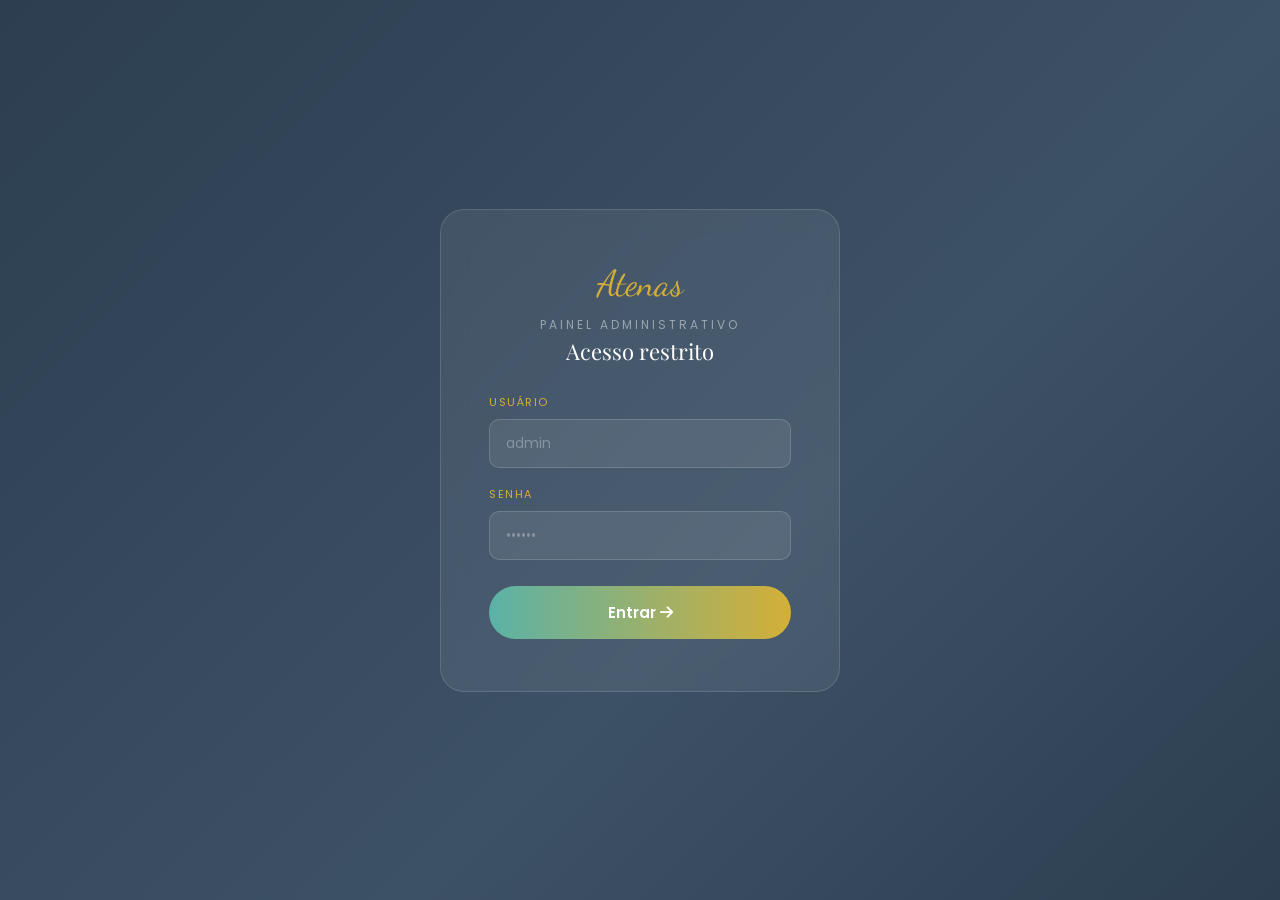
<file: Admin/Admin_Agendamento.html>
<!DOCTYPE html>
<html lang="pt-br">
<head>
    <meta charset="UTF-8">
    <meta name="viewport" content="width=device-width, initial-scale=1.0">
    <link href="https://fonts.googleapis.com/css2?family=Dancing+Script:wght@700&family=Playfair+Display:ital,wght@0,400;0,700;1,400&family=Poppins:wght@300;400;500;600;700&display=swap" rel="stylesheet">
    <link rel="stylesheet" href="https://cdnjs.cloudflare.com/ajax/libs/font-awesome/6.0.0/css/all.min.css">
    <link rel="stylesheet" href="admin.css">
    <title>Admin – Agendamentos | Atenas</title>
</head>
<body>


<div id="tela-login">
    <div class="login-box">
        <span class="login-logo">Atenas</span>
        <small class="login-sub">Painel Administrativo</small>
        <h2>Acesso restrito</h2>
        <div class="login-campo">
            <label>Usuário</label>
            <input type="text" id="login-user" placeholder="admin" autocomplete="off">
        </div>
        <div class="login-campo">
            <label>Senha</label>
            <input type="password" id="login-pass" placeholder="••••••">
        </div>
        <button class="btn-login" onclick="fazerLogin()">Entrar <i class="fas fa-arrow-right"></i></button>
        <p class="login-erro" id="login-erro"><i class="fas fa-exclamation-circle"></i> Usuário ou senha incorretos.</p>
    </div>
</div>


<aside class="sidebar">
    <div class="sidebar-logo">
        <span>Atenas</span>
        <small>Clínica Estética</small>
    </div>
    <nav class="sidebar-nav">
        <a class="nav-item ativo" onclick="mudarPagina('dashboard',this)">
            <i class="fas fa-th-large"></i> Dashboard
        </a>
        <a class="nav-item" onclick="mudarPagina('novo-agendamento',this)">
            <i class="fas fa-calendar-plus"></i> Novo Agendamento
        </a>
        <a class="nav-item" onclick="mudarPagina('agendamentos',this)">
            <i class="fas fa-calendar-alt"></i> Agendamentos
        </a>
        <a class="nav-item" onclick="mudarPagina('colaboradores',this)">
            <i class="fas fa-users"></i> Colaboradores
        </a>
    </nav>
    <div class="sidebar-user">
        <div class="user-avatar">A</div>
        <div class="user-info">
            <strong>Admin</strong>
            <span>Administrador</span>
        </div>
        <button class="btn-sair" title="Sair" onclick="sair()"><i class="fas fa-sign-out-alt"></i></button>
    </div>
</aside>


<main class="main">

    <div class="page ativa" id="page-dashboard">
        <div class="page-header">
            <h1>Dashboard</h1>
            <p>Visão geral dos agendamentos de hoje</p>
        </div>
        <div class="stats-grid">
            <div class="stat-card" style="--cor:var(--verde)">
                <div class="stat-icon"><i class="fas fa-calendar-check"></i></div>
                <h3 id="stat-total">0</h3>
                <p>Total de Agendamentos</p>
            </div>
            <div class="stat-card" style="--cor:var(--ouro)">
                <div class="stat-icon"><i class="fas fa-clock"></i></div>
                <h3 id="stat-pendentes">0</h3>
                <p>Pendentes</p>
            </div>
            <div class="stat-card" style="--cor:var(--sucesso)">
                <div class="stat-icon"><i class="fas fa-check-circle"></i></div>
                <h3 id="stat-confirmados">0</h3>
                <p>Confirmados</p>
            </div>
            <div class="stat-card" style="--cor:var(--lavanda)">
                <div class="stat-icon"><i class="fas fa-user-friends"></i></div>
                <h3 id="stat-colabs">0</h3>
                <p>Colaboradoras</p>
            </div>
        </div>

        
        <div class="tabela-wrap">
            <div class="tabela-header">
                <h2>Próximos Agendamentos</h2>
            </div>
            <table>
                <thead>
                    <tr>
                        <th>Cliente / Pacote</th>
                        <th>Procedimento</th>
                        <th>Colaboradora</th>
                        <th>Data & Hora</th>
                        <th>Status</th>
                    </tr>
                </thead>
                <tbody id="tabela-dash"></tbody>
            </table>
        </div>
    </div>

    <div class="page" id="page-novo-agendamento">
        <div class="page-header">
            <h1>Novo Agendamento</h1>
            <p>Preencha os dados para registrar um agendamento</p>
        </div>

        <div class="form-card">
            <h2><i class="fas fa-user"></i> Dados do Cliente</h2>
            <div class="form-grid">
                <div class="campo">
                    <label>Nome Completo *</label>
                    <input type="text" id="f-nome" placeholder="Nome da cliente">
                </div>
                <div class="campo">
                    <label>Telefone / WhatsApp *</label>
                    <input type="tel" id="f-tel" placeholder="(00) 00000-0000">
                </div>
                <div class="campo">
                    <label>E-mail</label>
                    <input type="email" id="f-email" placeholder="email@exemplo.com">
                </div>
                <div class="campo">
                    <label>Tipo de Atendimento</label>
                    <select id="f-tipo" onchange="alterarTipo()">
                        <option value="">Selecionar…</option>
                        <option value="individual">Individual (procedimento avulso)</option>
                        <option value="pacote">Pacote</option>
                    </select>
                </div>
            </div>
        </div>

        <div class="form-card">
            <h2><i class="fas fa-spa"></i> Procedimento</h2>
            <div class="form-grid">
                <div class="campo">
                    <label>Categoria</label>
                    <select id="f-categoria" onchange="carregarProcedimentos()">
                        <option value="">Selecionar categoria…</option>
                        <option value="corporal">Tratamentos Corporais</option>
                        <option value="facial">Tratamentos Faciais</option>
                        <option value="ritual">Rituais das Deusas</option>
                        <option value="capilar">Terapias Capilares</option>
                    </select>
                </div>
                <div class="campo">
                    <label>Procedimento *</label>
                    <select id="f-procedimento">
                        <option value="">Selecione a categoria primeiro…</option>
                    </select>
                </div>
            </div>

            
            <div id="bloco-pacotes" style="display:none">
                <div class="form-grid um" style="margin-top:16px">
                    <div class="separador">Selecionar Pacote</div>
                    <div class="tags-pacotes" id="tags-pacotes"></div>
                </div>
            </div>
        </div>

        <div class="form-card">
            <h2><i class="fas fa-calendar"></i> Data, Hora & Colaboradora</h2>
            <div class="form-grid tres">
                <div class="campo">
                    <label>Data *</label>
                    <input type="date" id="f-data">
                </div>
                <div class="campo">
                    <label>Horário *</label>
                    <input type="time" id="f-hora">
                </div>
                <div class="campo">
                    <label>Colaboradora *</label>
                    <select id="f-colaboradora">
                        <option value="">Selecionar…</option>
                    </select>
                </div>
                <div class="campo">
                    <label>Status</label>
                    <select id="f-status">
                        <option value="pendente">Pendente</option>
                        <option value="confirmado">Confirmado</option>
                    </select>
                </div>
                <div class="campo">
                    <label>Valor (R$)</label>
                    <input type="text" id="f-valor" placeholder="0,00">
                </div>
                <div class="campo">
                    <label>Duração</label>
                    <input type="text" id="f-duracao" placeholder="ex: 60 min">
                </div>
                <div class="campo full">
                    <label>Observações</label>
                    <textarea id="f-obs" placeholder="Informações adicionais, alergias, preferências…"></textarea>
                </div>
            </div>
            <div class="form-acoes">
                <button class="btn-salvar" onclick="salvarAgendamento()">
                    <i class="fas fa-save"></i> Salvar Agendamento
                </button>
                <button class="btn-limpar" onclick="limparForm()">Limpar</button>
            </div>
        </div>
    </div>


    <div class="page" id="page-agendamentos">
        <div class="page-header">
            <h1>Agendamentos</h1>
            <p>Gerencie todos os agendamentos</p>
        </div>
        <div class="tabela-wrap">
            <div class="tabela-header">
                <h2>Todos os Registros</h2>
                <div class="busca-wrap">
                    <i class="fas fa-search"></i>
                    <input class="busca-input" type="text" id="busca-input" placeholder="Buscar cliente…" oninput="filtrarTabela()">
                    <select class="filtro-sel" id="filtro-status" onchange="filtrarTabela()">
                        <option value="">Todos os status</option>
                        <option value="pendente">Pendente</option>
                        <option value="confirmado">Confirmado</option>
                        <option value="concluido">Concluído</option>
                        <option value="cancelado">Cancelado</option>
                    </select>
                </div>
            </div>
            <table>
                <thead>
                    <tr>
                        <th>Cliente / Pacote</th>
                        <th>Procedimento</th>
                        <th>Colaboradora</th>
                        <th>Data & Hora</th>
                        <th>Valor</th>
                        <th>Status</th>
                        <th>Ações</th>
                    </tr>
                </thead>
                <tbody id="tabela-agendamentos"></tbody>
            </table>
        </div>
    </div>

    <!-- Colaboradores -->
    <div class="page" id="page-colaboradores">
        <div class="page-header">
            <h1>Colaboradoras</h1>
            <p>Equipe de profissionais</p>
        </div>
        <div class="colab-grid" id="colab-grid"></div>
    </div>

</main>


<div class="modal-overlay" id="modal-del">
    <div class="modal">
        <h3>Excluir agendamento?</h3>
        <p style="font-size:14px;color:var(--cinza);line-height:1.6">Esta ação não pode ser desfeita. Deseja continuar?</p>
        <div class="modal-acoes">
            <button class="btn-modal-cancel" onclick="fecharModal()">Cancelar</button>
            <button class="btn-modal-confirm" onclick="confirmarExclusao()"><i class="fas fa-trash"></i> Excluir</button>
        </div>
    </div>
</div>


<div class="toast" id="toast">
    <i class="fas fa-check-circle"></i>
    <span id="toast-msg">Salvo com sucesso!</span>
</div>

<script src="admin.js"></script>
</body>
</html>
</file>
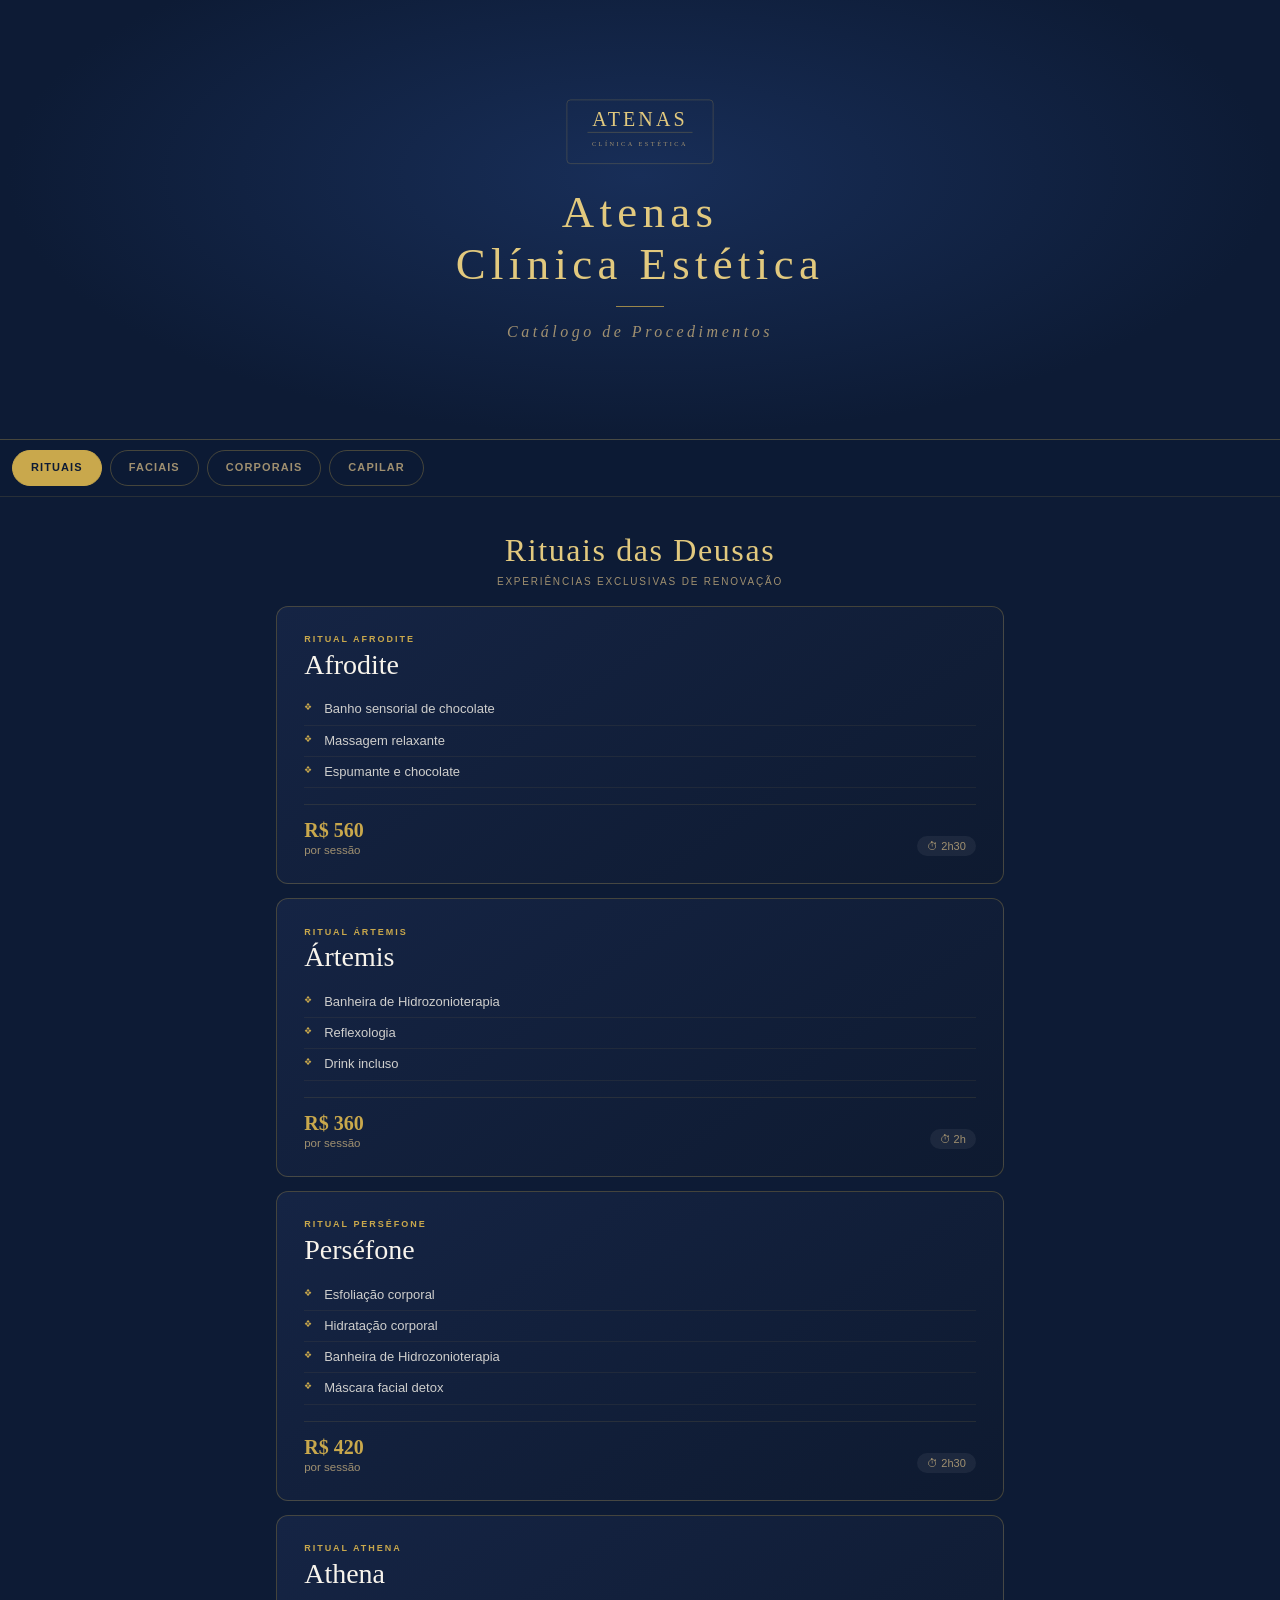
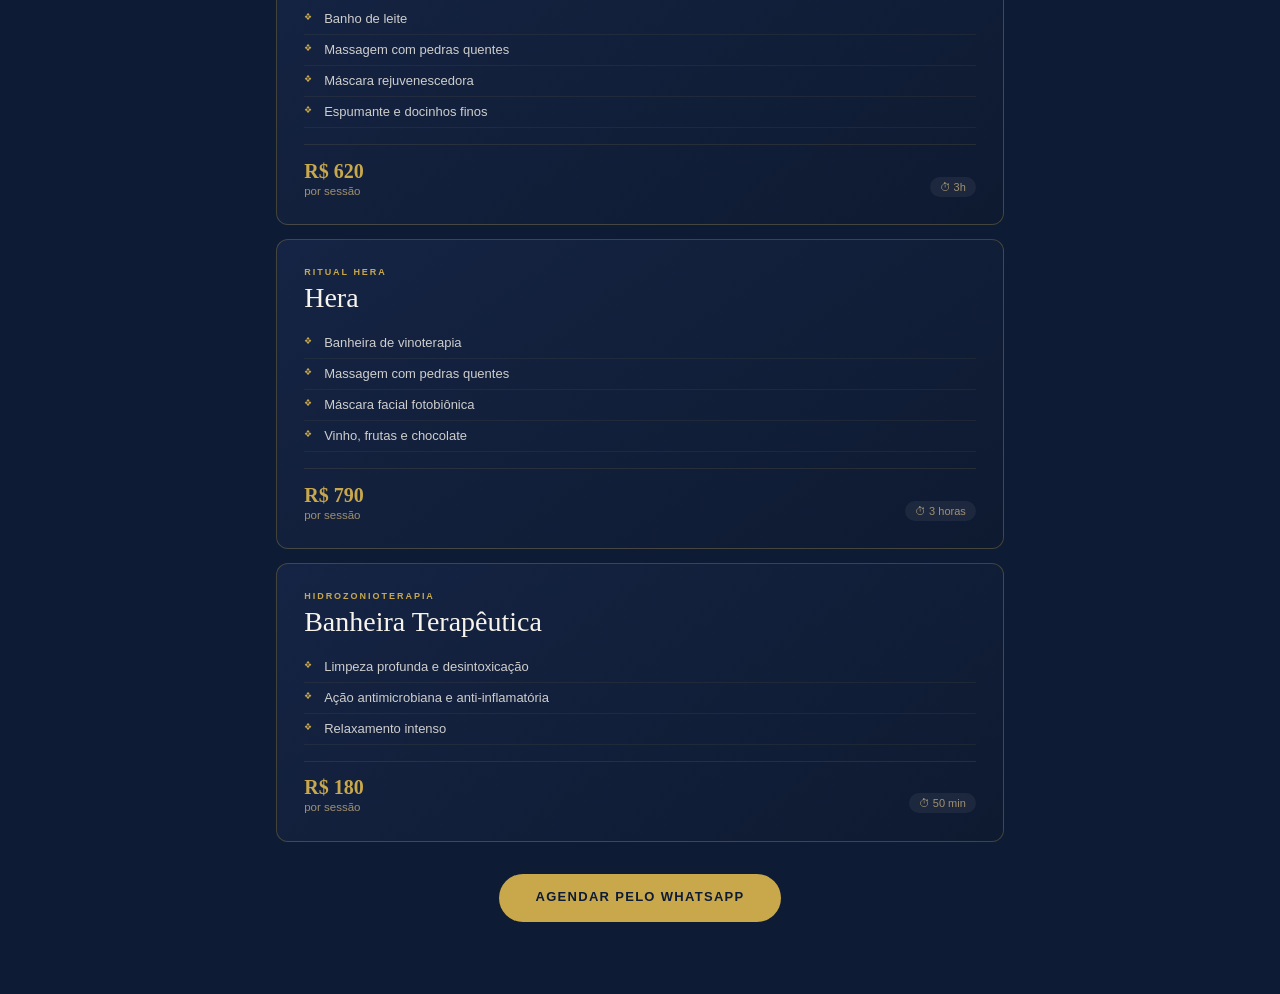
<file: Catalogo/Catalogo.html>
<!DOCTYPE html>
<html lang="pt-BR">
<head>
  <meta charset="UTF-8">
  <meta name="viewport" content="width=device-width, initial-scale=1.0, maximum-scale=1.0, user-scalable=no, viewport-fit=cover">
  <meta http-equiv="X-UA-Compatible" content="IE=edge">
  <meta name="apple-mobile-web-app-capable" content="yes">
  <meta name="apple-mobile-web-app-status-bar-style" content="black-translucent">
  <meta name="format-detection" content="telephone=no">
  <title>Atenas Clínica Estética — Catálogo</title>
  <style>
    *, *::before, *::after {
      box-sizing: border-box;
      margin: 0;
      padding: 0;
      -webkit-tap-highlight-color: transparent;
    }

    :root {
      --navy:       #0d1b35;
      --navy-mid:   #152444;
      --gold:       #c9a84c;
      --gold-light: #e2c97e;
      --gold-pale:  #f5e9c8;
      --white:      #f8f4ec;
      --muted:      #a09070;
    }

    html {
      -webkit-text-size-adjust: 100%;
      text-size-adjust: 100%;
      touch-action: manipulation;
    }

    body {
      background: var(--navy);
      color: var(--white);
      overflow-x: hidden;
      -webkit-overflow-scrolling: touch;
      overscroll-behavior-y: contain;
      font-family: -apple-system, BlinkMacSystemFont, 'Segoe UI', Roboto, 'Helvetica Neue', Arial, sans-serif;
    }

    
    .tab-radio {
      display: none;
    }

    .section {
      display: none; 
      padding: 0 1rem 2rem;
      max-width: 760px;
      margin: 0 auto;
    }

   
    #tab-rituais:checked ~ #sec-rituais,
    #tab-faciais:checked ~ #sec-faciais,
    #tab-corporais:checked ~ #sec-corporais,
    #tab-capilar:checked ~ #sec-capilar {
      display: block;
      -webkit-animation: fadeUp 0.32s ease-out both;
      animation: fadeUp 0.32s ease-out both;
    }

    
    #tab-rituais:checked ~ #nav [for="tab-rituais"],
    #tab-faciais:checked ~ #nav [for="tab-faciais"],
    #tab-corporais:checked ~ #nav [for="tab-corporais"],
    #tab-capilar:checked ~ #nav [for="tab-capilar"] {
      background: var(--gold);
      color: var(--navy);
      border-color: var(--gold);
      font-weight: 700;
    }
   

    #cover {
      display: -webkit-flex;
      display: flex;
      -webkit-flex-direction: column;
      flex-direction: column;
      -webkit-align-items: center;
      align-items: center;
      -webkit-justify-content: center;
      justify-content: center;
      min-height: clamp(280px, 55vw, 440px);
      padding: max(2rem, env(safe-area-inset-top, 2rem)) 2rem 2rem;
      border-bottom: 1px solid rgba(201,168,76,0.3);
      text-align: center;
      background: -webkit-radial-gradient(center 40%, ellipse, #182e58 0%, var(--navy) 70%);
      background: radial-gradient(ellipse at 50% 40%, #182e58 0%, var(--navy) 70%);
    }

    .cover-logo {
      width: clamp(110px, 30vw, 150px);
      height: auto;
      margin-bottom: 1.4rem;
    }

    #cover h1 {
      font-family: Georgia, 'Times New Roman', 'Palatino Linotype', Palatino, serif;
      font-size: clamp(1.8rem, 7vw, 2.8rem);
      font-weight: 400;
      letter-spacing: 0.12em;
      color: var(--gold-light);
      line-height: 1.15;
    }

    .gold-line {
      width: 48px;
      height: 1px;
      background: var(--gold);
      margin: 1rem auto;
      opacity: 0.75;
    }

    #cover h2 {
      font-family: Georgia, 'Times New Roman', serif;
      font-size: clamp(0.75rem, 3.5vw, 1rem);
      font-weight: 400;
      font-style: italic;
      letter-spacing: 0.22em;
      color: var(--muted);
    }

    #nav {
      display: -webkit-flex;
      display: flex;
      gap: 8px;
      padding: 10px max(12px, env(safe-area-inset-right, 12px))
               10px max(12px, env(safe-area-inset-left, 12px));
      background: rgba(13,27,53,0.98);
      position: -webkit-sticky;
      position: sticky;
      top: 0;
      z-index: 200;
      overflow-x: auto;
      overflow-y: hidden;
      -webkit-overflow-scrolling: touch;
      scrollbar-width: none;
      overscroll-behavior-x: contain;
      border-bottom: 1px solid rgba(201,168,76,0.15);
    }
    #nav::-webkit-scrollbar { display: none; }

   
    .nav-btn {
      display: inline-block;
      background: transparent;
      border: 1.5px solid rgba(201,168,76,0.3);
      color: var(--muted);
      padding: 8px 18px;
      border-radius: 40px;
      font-size: 11px;
      font-weight: 600;
      letter-spacing: 0.1em;
      text-transform: uppercase;
      cursor: pointer;
      white-space: nowrap;
      -webkit-flex-shrink: 0;
      flex-shrink: 0;
      font-family: -apple-system, BlinkMacSystemFont, 'Segoe UI', Arial, sans-serif;
      -webkit-transition: background 0.22s, color 0.22s, border-color 0.22s;
      transition: background 0.22s, color 0.22s, border-color 0.22s;
      touch-action: manipulation;
      min-height: 36px;
      line-height: 1.5;
    }

    #catalog { padding-bottom: max(2rem, env(safe-area-inset-bottom, 2rem)); }

    @-webkit-keyframes fadeUp {
      from { opacity: 0; -webkit-transform: translateY(10px); transform: translateY(10px); }
      to   { opacity: 1; -webkit-transform: none;             transform: none;             }
    }
    @keyframes fadeUp {
      from { opacity: 0; transform: translateY(10px); }
      to   { opacity: 1; transform: none; }
    }

    .section-header {
      padding: 2.2rem 0 1.2rem;
      text-align: center;
    }

    .section-title {
      font-family: Georgia, 'Times New Roman', serif;
      font-size: clamp(1.5rem, 5.5vw, 2rem);
      font-weight: 400;
      color: var(--gold-light);
      letter-spacing: 0.05em;
    }

    .section-subtitle {
      font-size: 10px;
      color: var(--muted);
      letter-spacing: 0.18em;
      text-transform: uppercase;
      margin-top: 0.4rem;
    }

    .cards-grid {
      display: -webkit-flex;
      display: flex;
      -webkit-flex-direction: column;
      flex-direction: column;
      gap: 14px;
    }

    .card {
      background: var(--navy-mid);
      border: 1px solid rgba(201,168,76,0.15);
      border-radius: 10px;
      padding: 1.4rem;
      display: -webkit-flex;
      display: flex;
      -webkit-flex-direction: column;
      flex-direction: column;
      overflow-wrap: break-word;
      word-break: break-word;
    }

    .card::before {
      content: '';
      display: block;
      width: 32px;
      height: 1.5px;
      background: var(--gold);
      opacity: 0.45;
      margin-bottom: 0.85rem;
    }

    .card-name {
      font-family: Georgia, 'Times New Roman', serif;
      font-size: clamp(1rem, 4vw, 1.2rem);
      color: var(--gold-light);
      margin-bottom: 0.5rem;
      line-height: 1.25;
    }

    .card-desc {
      font-size: 13px;
      color: rgba(248,244,236,0.72);
      line-height: 1.65;
      margin-bottom: 1rem;
      -webkit-flex-grow: 1;
      flex-grow: 1;
    }

    .card-footer {
      display: -webkit-flex;
      display: flex;
      -webkit-align-items: flex-end;
      align-items: flex-end;
      -webkit-justify-content: space-between;
      justify-content: space-between;
      -webkit-flex-wrap: wrap;
      flex-wrap: wrap;
      gap: 8px;
      margin-top: auto;
      padding-top: 0.9rem;
      border-top: 1px solid rgba(201,168,76,0.1);
    }

    .ritual-card {
      background: -webkit-linear-gradient(145deg, var(--navy-mid) 0%, #0e1a30 100%);
      background: linear-gradient(145deg, var(--navy-mid) 0%, #0e1a30 100%);
      border: 1px solid rgba(201,168,76,0.28);
      border-radius: 12px;
      padding: 1.7rem;
      display: -webkit-flex;
      display: flex;
      -webkit-flex-direction: column;
      flex-direction: column;
      overflow-wrap: break-word;
      word-break: break-word;
    }

    .ritual-goddess {
      font-size: 9px;
      letter-spacing: 0.22em;
      color: var(--gold);
      text-transform: uppercase;
      font-weight: 700;
      margin-bottom: 0.3rem;
    }

    .ritual-name {
      font-family: Georgia, 'Times New Roman', serif;
      font-size: clamp(1.4rem, 5vw, 1.75rem);
      color: var(--white);
      margin-bottom: 0.85rem;
      font-weight: 400;
    }

    .ritual-steps {
      list-style: none;
      margin-bottom: 1rem;
      -webkit-flex-grow: 1;
      flex-grow: 1;
    }

    .ritual-steps li {
      font-size: 13px;
      color: rgba(248,244,236,0.82);
      padding: 6px 0 6px 20px;
      border-bottom: 1px solid rgba(201,168,76,0.08);
      position: relative;
      line-height: 1.4;
    }

    .ritual-steps li::before {
      content: '\2756';
      position: absolute;
      left: 0;
      top: 7px;
      color: var(--gold);
      font-size: 9px;
    }

    .ritual-footer {
      display: -webkit-flex;
      display: flex;
      -webkit-align-items: flex-end;
      align-items: flex-end;
      -webkit-justify-content: space-between;
      justify-content: space-between;
      -webkit-flex-wrap: wrap;
      flex-wrap: wrap;
      gap: 8px;
      margin-top: auto;
      padding-top: 0.9rem;
      border-top: 1px solid rgba(201,168,76,0.12);
    }

    .price {
      font-family: Georgia, 'Times New Roman', serif;
      font-size: clamp(1.05rem, 4.5vw, 1.25rem);
      color: var(--gold);
      font-weight: 600;
    }

    .price small {
      font-size: 0.72rem;
      color: var(--muted);
      display: block;
      font-family: -apple-system, BlinkMacSystemFont, Arial, sans-serif;
      font-weight: 400;
      margin-top: 2px;
    }

    .duration {
      font-size: 11px;
      color: var(--muted);
      background: rgba(255,255,255,0.06);
      padding: 4px 10px;
      border-radius: 20px;
      white-space: nowrap;
    }

    .badge {
      font-size: 10px;
      background: var(--gold);
      color: var(--navy);
      padding: 5px 13px;
      border-radius: 20px;
      font-weight: 700;
      text-transform: uppercase;
      white-space: nowrap;
      letter-spacing: 0.05em;
    }

    .badge-outline {
      font-size: 10px;
      color: var(--gold);
      border: 1.5px solid var(--gold);
      padding: 4px 11px;
      border-radius: 20px;
      font-weight: 600;
      text-transform: uppercase;
      white-space: nowrap;
      letter-spacing: 0.05em;
    }

    .package-row {
      display: -webkit-flex;
      display: flex;
      gap: 6px;
      -webkit-flex-wrap: wrap;
      flex-wrap: wrap;
      margin-top: 0.5rem;
    }

    .package-tag {
      font-size: 11px;
      color: rgba(248,244,236,0.6);
      background: rgba(201,168,76,0.08);
      border: 1px solid rgba(201,168,76,0.15);
      padding: 3px 10px;
      border-radius: 4px;
    }

    .cta-wrap { text-align: center; padding: 2rem 0 0.5rem; }

    .btn-agendar {
      display: inline-block;
      background: var(--gold);
      color: var(--navy);
      font-family: -apple-system, BlinkMacSystemFont, Arial, sans-serif;
      font-size: 13px;
      font-weight: 700;
      letter-spacing: 0.1em;
      text-transform: uppercase;
      padding: 14px 36px;
      border-radius: 50px;
      text-decoration: none;
      border: none;
      cursor: pointer;
      min-height: 48px;
      min-width: 200px;
      line-height: 1.4;
    }

    @media (max-width: 380px) {
      #cover   { padding: 1.5rem 1rem; }
      .section { padding: 0 0.75rem 2rem; }
      .card, .ritual-card { padding: 1.1rem; }
      .nav-btn { padding: 7px 13px; font-size: 10px; }
      .section-header { padding: 1.6rem 0 0.9rem; }
    }
  </style>
</head>
<body>

<div id="catalog">
  <input type="radio" name="tabs" id="tab-rituais" class="tab-radio" checked>
  <input type="radio" name="tabs" id="tab-faciais" class="tab-radio">
  <input type="radio" name="tabs" id="tab-corporais" class="tab-radio">
  <input type="radio" name="tabs" id="tab-capilar" class="tab-radio">

  <div id="cover">
    <svg class="cover-logo" viewBox="0 0 240 108" xmlns="http://www.w3.org/2000/svg" role="img" aria-label="Atenas Clínica Estética">
      <rect x="3" y="3" width="234" height="102" rx="6" fill="none" stroke="rgba(201,168,76,0.35)" stroke-width="1"/>
      <text x="120" y="44" text-anchor="middle" font-family="Georgia,'Times New Roman',serif" font-size="32" font-weight="400" fill="#e2c97e" letter-spacing="5">ATENAS</text>
      <line x1="36" y1="55" x2="204" y2="55" stroke="#c9a84c" stroke-width="0.8" opacity="0.5"/>
      <text x="120" y="76" text-anchor="middle" font-family="Georgia,'Times New Roman',serif" font-size="10" font-weight="400" fill="#a09070" letter-spacing="4">CL&#205;NICA EST&#201;TICA</text>
    </svg>

    <h1>Atenas<br>Clínica Estética</h1>
    <div class="gold-line"></div>
    <h2>Catálogo de Procedimentos</h2>
  </div>

  <div id="nav" role="tablist">
    <label for="tab-rituais" class="nav-btn" role="tab">Rituais</label>
    <label for="tab-faciais" class="nav-btn" role="tab">Faciais</label>
    <label for="tab-corporais" class="nav-btn" role="tab">Corporais</label>
    <label for="tab-capilar" class="nav-btn" role="tab">Capilar</label>
  </div>

  <div id="sec-rituais" class="section">
    <div class="section-header">
      <div class="section-title">Rituais das Deusas</div>
      <div class="section-subtitle">Experiências exclusivas de renovação</div>
    </div>
    <div class="cards-grid">
      <div class="ritual-card">
        <div class="ritual-goddess">Ritual Afrodite</div>
        <div class="ritual-name">Afrodite</div>
        <ul class="ritual-steps">
          <li>Banho sensorial de chocolate</li>
          <li>Massagem relaxante</li>
          <li>Espumante e chocolate</li>
        </ul>
        <div class="ritual-footer">
          <div class="price">R$ 560<small>por sessão</small></div>
          <span class="duration">&#9201; 2h30</span>
        </div>
      </div>
      <div class="ritual-card">
        <div class="ritual-goddess">Ritual Ártemis</div>
        <div class="ritual-name">Ártemis</div>
        <ul class="ritual-steps">
          <li>Banheira de Hidrozonioterapia</li>
          <li>Reflexologia</li>
          <li>Drink incluso</li>
        </ul>
        <div class="ritual-footer">
          <div class="price">R$ 360<small>por sessão</small></div>
          <span class="duration">&#9201; 2h</span>
        </div>
      </div>
      <div class="ritual-card">
        <div class="ritual-goddess">Ritual Perséfone</div>
        <div class="ritual-name">Perséfone</div>
        <ul class="ritual-steps">
          <li>Esfoliação corporal</li>
          <li>Hidratação corporal</li>
          <li>Banheira de Hidrozonioterapia</li>
          <li>Máscara facial detox</li>
        </ul>
        <div class="ritual-footer">
          <div class="price">R$ 420<small>por sessão</small></div>
          <span class="duration">&#9201; 2h30</span>
        </div>
      </div>
      <div class="ritual-card">
        <div class="ritual-goddess">Ritual Athena</div>
        <div class="ritual-name">Athena</div>
        <ul class="ritual-steps">
          <li>Banho de leite</li>
          <li>Massagem com pedras quentes</li>
          <li>Máscara rejuvenescedora</li>
          <li>Espumante e docinhos finos</li>
        </ul>
        <div class="ritual-footer">
          <div class="price">R$ 620<small>por sessão</small></div>
          <span class="duration">&#9201; 3h</span>
        </div>
      </div>
      <div class="ritual-card">
        <div class="ritual-goddess">Ritual Hera</div>
        <div class="ritual-name">Hera</div>
        <ul class="ritual-steps">
          <li>Banheira de vinoterapia</li>
          <li>Massagem com pedras quentes</li>
          <li>Máscara facial fotobiônica</li>
          <li>Vinho, frutas e chocolate</li>
        </ul>
        <div class="ritual-footer">
          <div class="price">R$ 790<small>por sessão</small></div>
          <span class="duration">&#9201; 3 horas</span>
        </div>
      </div>
      <div class="ritual-card">
        <div class="ritual-goddess">Hidrozonioterapia</div>
        <div class="ritual-name">Banheira Terapêutica</div>
        <ul class="ritual-steps">
          <li>Limpeza profunda e desintoxicação</li>
          <li>Ação antimicrobiana e anti-inflamatória</li>
          <li>Relaxamento intenso</li>
        </ul>
        <div class="ritual-footer">
          <div class="price">R$ 180<small>por sessão</small></div>
          <span class="duration">&#9201; 50 min</span>
        </div>
      </div>
    </div>
    <div class="cta-wrap">
      <a class="btn-agendar" href="https://wa.me/554195996832">Agendar pelo WhatsApp</a>
    </div>
  </div>

  <div id="sec-faciais" class="section">
    <div class="section-header">
      <div class="section-title">Procedimentos Faciais</div>
      <div class="section-subtitle">Cuidado e rejuvenescimento para a sua pele</div>
    </div>
    <div class="cards-grid">
      <div class="card">
        <div class="card-name">Limpeza de Pele Personalizada</div>
        <div class="card-desc">Tratamento exclusivo desenvolvido conforme as necessidades únicas da sua pele. Inclui higienização profunda, esfoliação, extração, equilíbrio cutâneo e finalização com ativos específicos.</div>
        <div class="card-footer">
          <div class="price">R$ 180<small>por sessão</small></div>
          <span class="duration">&#9201; 1h30</span>
        </div>
      </div>
      <div class="card">
        <div class="card-name">Peeling Químico</div>
        <div class="card-desc">Promove renovação das camadas da pele com ácidos específicos, melhorando textura, manchas, oleosidade e sinais do envelhecimento. Estimula regeneração celular.</div>
        <div class="card-footer">
          <div class="price">R$ 210<small>por sessão</small></div>
          <span class="badge-outline">Avaliação</span>
        </div>
      </div>
      <div class="card">
        <div class="card-name">Peeling Mineral do Mar Morto</div>
        <div class="card-desc">Inspirado nas riquezas do Mar Morto, combina ação detox, renovadora e nutritiva. Proporciona equilíbrio, suavidade e uma pele visivelmente mais saudável e iluminada.</div>
        <div class="card-footer">
          <span class="badge-outline">Avaliação</span>
        </div>
      </div>
      <div class="card">
        <div class="card-name">Fotobiomodulação Facial</div>
        <div class="card-desc">Tratamento com luzes LED de diferentes comprimentos de onda para estimular processos naturais, promovendo regeneração, melhora da acne e sinais do envelhecimento.</div>
        <div class="card-footer">
          <div class="price">R$ 180<small>por sessão</small></div>
          <span class="badge-outline">Indolor</span>
        </div>
      </div>
      <div class="card">
        <div class="card-name">Criofrequência Facial</div>
        <div class="card-desc">Tecnologia que combina frio e radiofrequência para estimular colágeno, melhorar firmeza e suavizar linhas de expressão. Efeito lifting com conforto e segurança.</div>
        <div class="card-footer">
          <div class="price">R$ 180<small>por sessão</small></div>
          <span class="badge-outline">Pacotes</span>
        </div>
      </div>
      <div class="card">
        <div class="card-name">Microagulhamento Facial</div>
        <div class="card-desc">Estimula produção de colágeno e elastina. Indicado para manchas, cicatrizes de acne e sinais do envelhecimento. Pele mais firme, uniforme e revitalizada.</div>
        <div class="card-footer">
          <div>
            <div class="price">R$ 380<small>rosto</small></div>
            <div style="font-size:11px;color:var(--muted);margin-top:4px">Rosto + Colo + Pescoço: R$ 440</div>
          </div>
          <span class="badge-outline">Pacotes</span>
        </div>
      </div>
      <div class="card">
        <div class="card-name">Detox Facial</div>
        <div class="card-desc">Cuidado profundo que limpa, purifica e revitaliza a pele, restaurando seu equilíbrio natural e luminosidade. Ideal para peles cansadas, opacas ou expostas à poluição.</div>
        <div class="card-footer">
          <div class="price">R$ 140<small>por sessão</small></div>
        </div>
      </div>
      <div class="card">
        <div class="card-name">Dermaplaning — Pele de Porcelana</div>
        <div class="card-desc">Tratamento delicado e preciso que remove impurezas, células mortas e ativa renovação celular, deixando a pele mais lisa, iluminada e com melhor textura.</div>
        <div class="card-footer">
          <div class="price">R$ 140<small>por sessão</small></div>
        </div>
      </div>
      <div class="card">
        <div class="card-name">Remoção de Verrugas, Pintas e Sinais</div>
        <div class="card-desc">Indicado para retirada de verrugas e pequenas lesões cutâneas benignas. Realizado com técnicas seguras e precisas, respeitando as características da pele.</div>
        <div class="card-footer">
          <div class="price">a partir de R$ 180</div>
          <span class="badge">Avaliação</span>
        </div>
      </div>
      <div class="card">
        <div class="card-name">Preenchedor Facial (Ácido Hialurônico)</div>
        <div class="card-desc">Redefine traços, suaviza marcas e valoriza a beleza individual com elegância e precisão. Indicado para rejuvenescimento com naturalidade e sofisticação.</div>
        <div class="card-footer">
          <span class="badge">Avaliação</span>
        </div>
      </div>
      <div class="card">
        <div class="card-name">Toxina Botulínica (Botox)</div>
        <div class="card-desc">Tratamento preciso que reduz marcas de expressão e preserva a naturalidade dos movimentos, promovendo rejuvenescimento sofisticado e harmonioso.</div>
        <div class="card-footer">
          <span class="badge">Avaliação</span>
        </div>
      </div>
      <div class="card">
        <div class="card-name">Bioestimuladores de Colágeno</div>
        <div class="card-desc">Estimula a produção natural de colágeno, promovendo firmeza, melhora da flacidez e rejuvenescimento progressivo. Resultados naturais e duradouros.</div>
        <div class="card-footer">
          <span class="badge">Avaliação</span>
        </div>
      </div>
      <div class="card">
        <div class="card-name">Tratamento de Manchas Senis</div>
        <div class="card-desc">Protocolo que suaviza manchas do envelhecimento e exposição solar. Atua na renovação celular e clareamento progressivo, devolvendo luminosidade e aspecto saudável.</div>
        <div class="card-footer">
          <span class="badge">Avaliação</span>
        </div>
      </div>
      <div class="card">
        <div class="card-name">Skin Booster</div>
        <div class="card-desc">Tratamento avançado que revitaliza a pele em profundidade, devolvendo maciez, luminosidade e aspecto jovem. Ideal para pele radiante e bem cuidada.</div>
        <div class="card-footer">
          <span class="badge">Avaliação</span>
        </div>
      </div>
      <div class="card">
        <div class="card-name">Tratamento de Colo e Pescoço</div>
        <div class="card-desc">Protocolo para melhorar firmeza, textura e hidratação do colo e pescoço. Promove estímulo de colágeno, uniformidade da pele e aspecto mais jovem.</div>
        <div class="card-footer">
          <span class="badge">Avaliação</span>
        </div>
      </div>
    </div>
    <div class="cta-wrap">
      <a class="btn-agendar" href="https://wa.me/554195996832">Agendar pelo WhatsApp</a>
    </div>
  </div>

  <div id="sec-corporais" class="section">
    <div class="section-header">
      <div class="section-title">Procedimentos Corporais</div>
      <div class="section-subtitle">Modelagem, bem-estar e revitalização do corpo</div>
    </div>
    <div class="cards-grid">
      <div class="card">
        <div class="card-name">Drenagem Linfática Manual</div>
        <div class="card-desc">Indicada para diminuição do inchaço, melhora da circulação, tratamentos de celulite e gordura localizada. Manobras suaves que promovem relaxamento geral.</div>
        <div class="card-footer">
          <div>
            <div class="price">R$ 160<small>por sessão (55 min)</small></div>
            <div class="package-row">
              <span class="package-tag">4 sessões: R$ 600</span>
              <span class="package-tag">8 sessões: R$ 1.080</span>
            </div>
          </div>
        </div>
      </div>
      <div class="card">
        <div class="card-name">Drenodetox</div>
        <div class="card-desc">Protocolo avançado que combina drenagem linfática com endermoterapia (vácuo) e infravermelho. Promove desintoxicação profunda, elimina líquidos e remodelação corporal.</div>
        <div class="card-footer">
          <div>
            <div class="price">R$ 180<small>por sessão (55 min)</small></div>
            <div class="package-row">
              <span class="package-tag">4 sessões: R$ 680</span>
              <span class="package-tag">8 sessões: R$ 1.280</span>
            </div>
          </div>
        </div>
      </div>
      <div class="card">
        <div class="card-name">Massagem Relaxante</div>
        <div class="card-desc">Protocolo terapêutico com manobras suaves e contínuas para alívio das tensões musculares, redução do estresse e equilíbrio do corpo e da mente.</div>
        <div class="card-footer">
          <div class="price">R$ 180<small>por sessão (60 min)</small></div>
          <span class="badge-outline">Pacotes</span>
        </div>
      </div>
      <div class="card">
        <div class="card-name">Massagem com Pedras Quentes</div>
        <div class="card-desc">Combina manobras relaxantes com pedras vulcânicas aquecidas. O calor penetra nos músculos, proporcionando relaxamento profundo e equilíbrio físico e emocional.</div>
        <div class="card-footer">
          <div class="price">R$ 220<small>por sessão (1h30)</small></div>
          <span class="badge-outline">Pacotes</span>
        </div>
      </div>
      <div class="card">
        <div class="card-name">Massagem com Liberação Miofascial</div>
        <div class="card-desc">Combina relaxamento com manobras profundas que atuam na fáscia muscular, promovendo alívio de tensões, dores e melhora da mobilidade corporal.</div>
        <div class="card-footer">
          <div class="price">R$ 220<small>por sessão (60 min)</small></div>
        </div>
      </div>
      <div class="card">
        <div class="card-name">Massagem com Photon Dome</div>
        <div class="card-desc">Técnicas manuais relaxantes aliadas à fototerapia LED/infravermelho. Promove relaxamento profundo, melhora da circulação, redução de dores e estímulo celular.</div>
        <div class="card-footer">
          <div class="price">R$ 270<small>por sessão (1h30)</small></div>
        </div>
      </div>
      <div class="card">
        <div class="card-name">Pump Up — Bumbum na Nuca</div>
        <div class="card-desc">Levanta e modela o bumbum, com melhora da celulite e da flacidez. Pode ser associado com corrente australiana ou radiofrequência — consultar valores.</div>
        <div class="card-footer">
          <div class="price">R$ 140<small>por sessão (25 min)</small></div>
          <span class="badge-outline">Consultar pacote</span>
        </div>
      </div>
      <div class="card">
        <div class="card-name">Pump Up — Protocolos Combinados</div>
        <div class="card-desc">Levanta e modela o bumbum com melhora da celulite e flacidez. Disponível em dois protocolos:</div>
        <div style="margin-top:0.6rem;font-size:12px;color:var(--gold-pale);line-height:1.7">
          <div style="margin-bottom:0.5rem">
            <strong style="color:var(--gold-light)">+ Eletroestimulador</strong>
            — Fortalece os músculos do glúteo. Sessão de 55 min · <strong>R$ 170</strong>
          </div>
          <div>
            <strong style="color:var(--gold-light)">+ Criofrequência</strong>
            — Aumenta a produção de colágeno. Sessão de 55 min · <strong>R$ 180</strong>
          </div>
        </div>
        <div class="card-footer" style="margin-top:1rem">
          <span class="badge-outline">Consultar pacote</span>
        </div>
      </div>
      <div class="card">
        <div class="card-name">Criolipolise — Redução de Medidas</div>
        <div class="card-desc">Procedimento seguro e não invasivo que remodela o contorno corporal destruindo células de gordura resistentes a dietas. Reduz cerca de 25% da gordura na área tratada.</div>
        <div class="card-footer">
          <div class="price">R$ 480<small>por sessão/área</small></div>
          <span class="badge-outline">Pacotes</span>
        </div>
      </div>
      <div class="card">
        <div class="card-name">Criofrequência Corporal</div>
        <div class="card-desc">Indicada para flacidez tecidual. Melhora visivelmente a aparência da pele.</div>
        <div class="card-footer">
          <div class="price">R$ 140<small>por região (40 min)</small></div>
          <span class="badge-outline">Pacotes</span>
        </div>
      </div>
      <div class="card">
        <div class="card-name">Eletroestimulador — Fortalecimento Muscular</div>
        <div class="card-desc">Promove fortalecimento muscular na área tratada de forma eficaz e segura.</div>
        <div class="card-footer">
          <div class="price">R$ 130<small>por área (25 min)</small></div>
          <span class="badge-outline">Pacotes</span>
        </div>
      </div>
      <div class="card">
        <div class="card-name">Photon Dome — Detox Corporal</div>
        <div class="card-desc">Tecnologia avançada de calor (sauna seca) e fototerapia com infravermelho. Ativa circulação, auxilia na redução de dores e proporciona revitalização profunda.</div>
        <div class="card-footer">
          <div>
            <div class="price">R$ 140<small>por sessão (50 min)</small></div>
            <div class="package-row">
              <span class="package-tag">4 sessões: R$ 520</span>
              <span class="package-tag">8 sessões: R$ 960</span>
            </div>
          </div>
        </div>
      </div>
      <div class="card">
        <div class="card-name">Radiofotobiomodulação</div>
        <div class="card-desc">Protocolo com radiofrequência, endermoterapia (vácuo), luz LED e infravermelho. Estimula atividade celular, reduz medidas, celulite e melhora os tecidos.</div>
        <div class="card-footer">
          <div>
            <div class="price">R$ 195<small>por sessão (50 min)</small></div>
            <div class="package-row">
              <span class="package-tag">4 sessões: R$ 740</span>
              <span class="package-tag">8 sessões: R$ 1.360</span>
            </div>
          </div>
        </div>
      </div>
      <div class="card">
        <div class="card-name">Drenodetox com Photon Dome</div>
        <div class="card-desc">Protocolo que associa drenagem linfática com fototerapia LED/infravermelho. Promove desintoxicação profunda, redução de líquidos e melhora do organismo.</div>
        <div class="card-footer">
          <div class="price">R$ 210<small>por sessão (60 min)</small></div>
          <span class="badge-outline">Pacotes</span>
        </div>
      </div>
      <div class="card">
        <div class="card-name">Esfoliação Corporal + Hidratação</div>
        <div class="card-desc">Ritual de renovação que remove células mortas, promove limpeza profunda e devolve maciez e brilho. Finalizado com hidratação intensiva e manobras de drenagem.</div>
        <div class="card-footer">
          <div class="price">R$ 185<small>por sessão (45 min)</small></div>
        </div>
      </div>
      <div class="card">
        <div class="card-name">Hidrozonioterapia</div>
        <div class="card-desc">Banheira terapêutica com água aquecida, ozônio e cromoterapia. Limpeza profunda, desintoxicação e relaxamento intenso com ação antimicrobiana e anti-inflamatória.</div>
        <div class="card-footer">
          <div class="price">R$ 180<small>por sessão (30 min)</small></div>
        </div>
      </div>
      <div class="card">
        <div class="card-name">Bioestimuladores Corporais de Colágeno</div>
        <div class="card-desc">Tratamentos injetáveis que estimulam produção natural de colágeno, promovendo firmeza e rejuvenescimento progressivo. Resultados naturais e duradouros. Abdômen e glúteo.</div>
        <div class="card-footer">
          <span class="badge">Avaliação</span>
        </div>
      </div>
      <div class="card">
        <div class="card-name">Enzimas Redutoras de Medidas</div>
        <div class="card-desc">Tratamento avançado com ativos aplicados diretamente na região, auxiliando na redução de gordura localizada e melhora do contorno corporal de forma gradual e progressiva.</div>
        <div class="card-footer">
          <span class="badge">Avaliação</span>
        </div>
      </div>
    </div>
    <div class="cta-wrap">
      <a class="btn-agendar" href="https://wa.me/554195996832">Agendar pelo WhatsApp</a>
    </div>
  </div>

  <div id="sec-capilar" class="section">
    <div class="section-header">
      <div class="section-title">Terapia Capilar Avançada</div>
      <div class="section-subtitle">Saúde do couro cabeludo e fortalecimento dos fios</div>
    </div>
    <div class="cards-grid">
      <div class="card">
        <div class="card-name">Intradermoterapia Capilar (Mesoterapia)</div>
        <div class="card-desc">Aplicação de ativos diretamente no couro cabeludo, estimulando os folículos e tratando a queda capilar de forma eficaz. Indicado para queda de cabelo, afinamento e alopecia.</div>
        <div class="card-footer">
          <span class="badge">Avaliação</span>
        </div>
      </div>
      <div class="card">
        <div class="card-name">Microagulhamento Capilar</div>
        <div class="card-desc">Microperfurações para estimular colágeno e aumentar absorção de ativos no couro cabeludo. Melhora da densidade capilar e estímulo do crescimento.</div>
        <div class="card-footer">
          <span class="badge">Avaliação</span>
        </div>
      </div>
      <div class="card">
        <div class="card-name">Ozonioterapia Capilar</div>
        <div class="card-desc">Uso do ozônio medicinal com ação anti-inflamatória, antifúngica e bactericida no couro cabeludo. Ideal para caspa, oleosidade e dermatites.</div>
        <div class="card-footer">
          <span class="badge">Avaliação</span>
        </div>
      </div>
      <div class="card">
        <div class="card-name">Alta Frequência</div>
        <div class="card-desc">Equipamento com ação bactericida e fungicida que estimula a circulação no couro cabeludo. Fortalecimento dos fios e melhora da oxigenação.</div>
        <div class="card-footer">
          <span class="badge">Avaliação</span>
        </div>
      </div>
      <div class="card">
        <div class="card-name">Fotobiomodulação Capilar</div>
        <div class="card-desc">Terapia com luz LED/infravermelha que estimula a atividade celular e melhora a saúde dos folículos capilares. Regeneração e ação anti-inflamatória.</div>
        <div class="card-footer">
          <span class="badge">Avaliação</span>
        </div>
      </div>
    </div>
    <div class="cta-wrap">
      <a class="btn-agendar" href="https://wa.me/554195996832">Agendar pelo WhatsApp</a>
    </div>
  </div>

</div>

<script>
(function () {
  'use strict';
  if (document.readyState === 'loading') {
    document.addEventListener('DOMContentLoaded', initScroll);
  } else {
    initScroll();
  }

  function initScroll() {
    var labels = document.querySelectorAll('.nav-btn');
    for (var i = 0; i < labels.length; i++) {
      labels[i].addEventListener('click', function () {
        setTimeout(function() {
          var nav = document.getElementById('nav');
          if (nav) {
            var scrollYPos = window.scrollY || window.pageYOffset || document.documentElement.scrollTop;
            var top = nav.getBoundingClientRect().top + scrollYPos - 6;
            try { window.scrollTo({ top: top, behavior: 'smooth' }); } 
            catch (e) { window.scrollTo(0, top); }
          }
        }, 50);
      });
    }
  }
})();
</script>
</body>
</html>
</file>
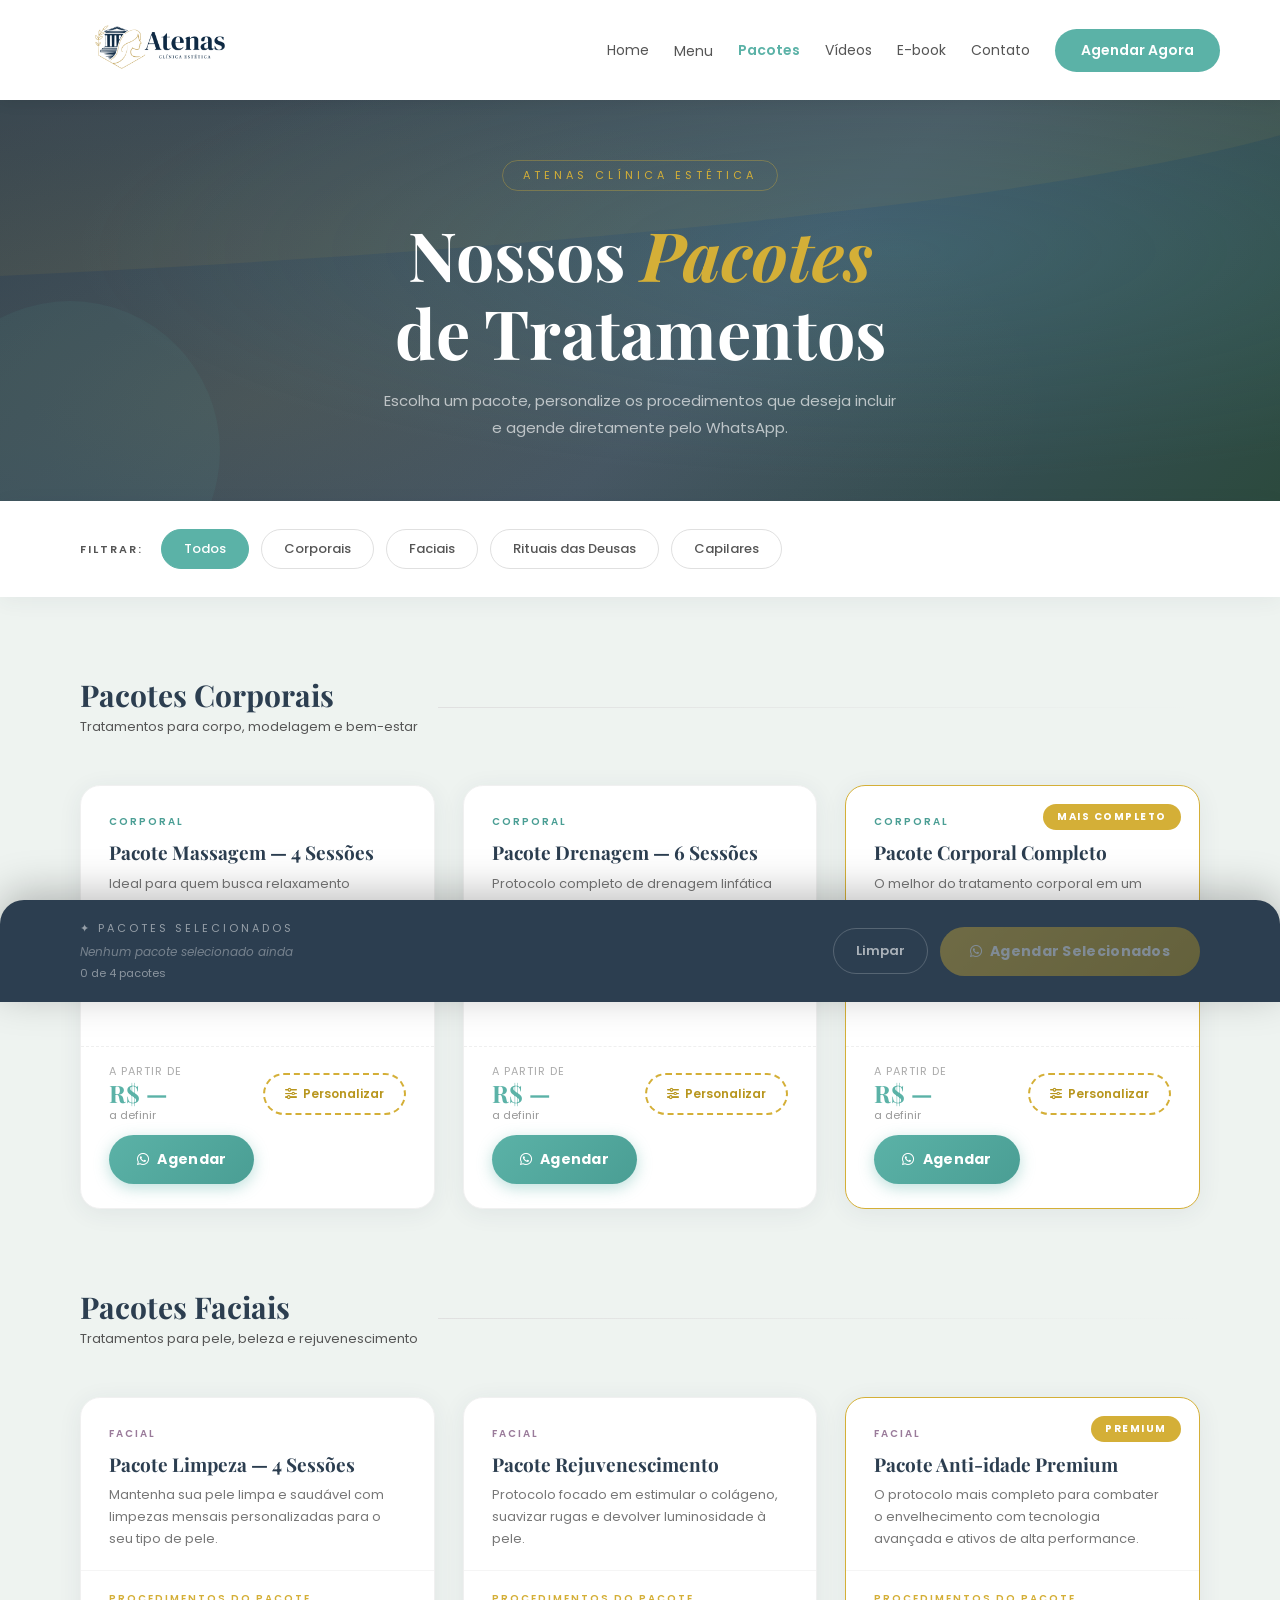
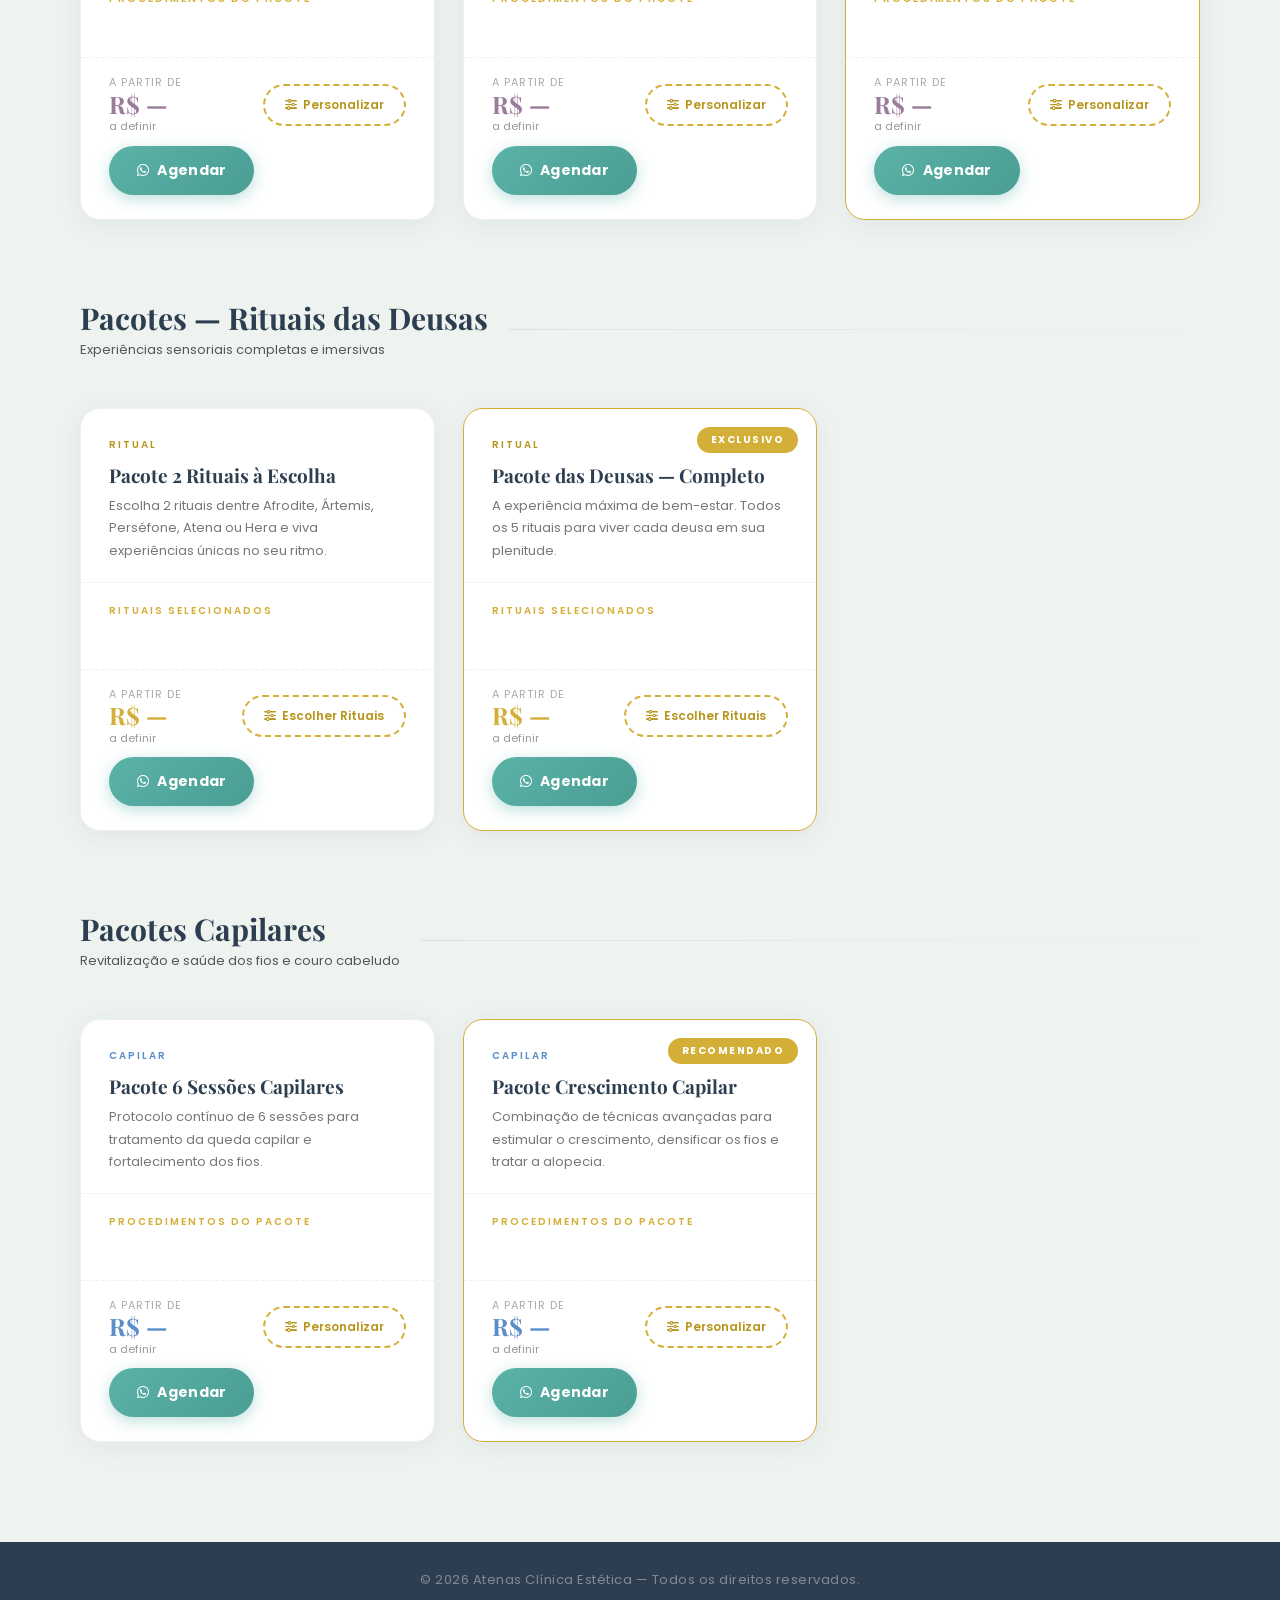
<file: Pacotes/pacotes.html>
<!DOCTYPE html>
<html lang="pt-br">
<head>
    <meta charset="UTF-8">
    <meta name="viewport" content="width=device-width, initial-scale=1.0">
    <link href="https://fonts.googleapis.com/css2?family=Dancing+Script:wght@700&family=Playfair+Display:ital,wght@0,400;0,700;1,400&family=Poppins:wght@300;400;500;600;700&display=swap" rel="stylesheet">
    <link rel="stylesheet" href="https://cdnjs.cloudflare.com/ajax/libs/font-awesome/6.0.0/css/all.min.css">
    <link rel="stylesheet" href="pacotes.css">
    <title>Pacotes | Atenas Clínica Estética</title>
</head>
<body>

<div class="nav-overlay" id="navOverlay"></div>
    <header class="cabecalho">
    <div class="logo-container">
        <img src="/Logos/Atenas_logo_horiz1.png" alt="Atenas Clínica Estética" class="logo-img">
    </div>
    <nav class="navegacao">
        <a href="../Spa.html" class="nav-link">Home</a>
        <div class="dropdown">
            <a href="/Spa.html" class="nav-link">Menu</a>
            <div class="dropdown-content">
                <a href="/Pagina_Serviços/Servicos.html">Tratamentos Corporais</a>
                <a href="/Tratamentos_Faciais/Tratamentos.html">Tratamentos Faciais</a>
                <a href="/Ritual_Deusas/Rituais_Deusas.html">Rituais das Deusas</a>
                <a href="/Tratamentos_Capilares/Capilar.html">Terapias Capilares</a>
            </div>
        </div>
        <a href="pacotes.html" class="nav-link" style="color:var(--verde);font-weight:600">Pacotes</a>
        <a href="/index.html" class="nav-link">Vídeos</a>
        <a href="/index.html" class="nav-link">E-book</a>
        <a href="/index.html#contato" class="nav-link">Contato</a>
        <a href="https://wa.me/554195996832" target="_blank" class="btn-contato">Agendar Agora</a>
    </nav>
    <button class="menu-toggle" id="menuToggle" aria-label="Menu"><span></span><span></span><span></span></button>
</header>


<section class="hero-pacotes">
    <div class="hero-orbe o1"></div>
    <div class="hero-orbe o2"></div>
    <div class="hero-texto">
        <span class="chip">Atenas Clínica Estética</span>
        <h1>Nossos <em>Pacotes</em><br>de Tratamentos</h1>
        <p>Escolha um pacote, personalize os procedimentos que deseja incluir e agende diretamente pelo WhatsApp.</p>
    </div>
</section>


<div class="filtros-wrap">
    <span class="filtro-label">Filtrar:</span>
    <button class="btn-filtro ativo" onclick="filtrar('todos', this)">Todos</button>
    <button class="btn-filtro" onclick="filtrar('corporal', this)">Corporais</button>
    <button class="btn-filtro" onclick="filtrar('facial', this)">Faciais</button>
    <button class="btn-filtro" onclick="filtrar('ritual', this)">Rituais das Deusas</button>
    <button class="btn-filtro" onclick="filtrar('capilar', this)">Capilares</button>
</div>


<!--  Corporais  -->
<section class="secao-pacotes secao-grupo" data-cat="corporal">
    <div class="secao-titulo cat-corporal">
        <div class="txt">
            <h2>Pacotes Corporais</h2>
            <p>Tratamentos para corpo, modelagem e bem-estar</p>
        </div>
    </div>
    <div class="grid-pacotes">

        <div class="card-pacote cat-corporal" data-cat="corporal" data-nome="Pacote Massagem — 4 Sessões" data-desc="Ideal para quem busca relaxamento contínuo e alívio de tensões musculares ao longo do mês.">
            <div class="card-topo">
                <div class="card-categoria cat-corporal">Corporal</div>
                <h3 class="card-nome">Pacote Massagem — 4 Sessões</h3>
                <p class="card-descricao">Ideal para quem busca relaxamento contínuo e alívio de tensões musculares ao longo do mês.</p>
            </div>
            <div class="card-itens">
                <h4>Procedimentos do pacote</h4>
                <div class="card-procs-selecionados"></div>
            </div>
            <div class="card-rodape">
                <div class="preco-bloco">
                    <span class="preco-de">A partir de</span>
                    <span class="preco-val preco-corporal">R$ —</span>
                    <span class="preco-parc">a definir</span>
                </div>
                <button class="btn-personalizar" onclick="abrirModal(this)">
                    <i class="fas fa-sliders-h"></i> Personalizar
                </button>
                <a href="#" class="btn-agendar btn-agendar-card" onclick="agendarCard(event, this)">
                    <i class="fab fa-whatsapp"></i> Agendar
                </a>
            </div>
        </div>

        <div class="card-pacote cat-corporal" data-cat="corporal" data-nome="Pacote Drenagem — 6 Sessões" data-desc="Protocolo completo de drenagem linfática para redução de medidas e combate à retenção hídrica.">
            <div class="card-topo">
                <div class="card-categoria cat-corporal">Corporal</div>
                <h3 class="card-nome">Pacote Drenagem — 6 Sessões</h3>
                <p class="card-descricao">Protocolo completo de drenagem linfática para redução de medidas e combate à retenção hídrica.</p>
            </div>
            <div class="card-itens">
                <h4>Procedimentos do pacote</h4>
                <div class="card-procs-selecionados"></div>
            </div>
            <div class="card-rodape">
                <div class="preco-bloco">
                    <span class="preco-de">A partir de</span>
                    <span class="preco-val preco-corporal">R$ —</span>
                    <span class="preco-parc">a definir</span>
                </div>
                <button class="btn-personalizar" onclick="abrirModal(this)">
                    <i class="fas fa-sliders-h"></i> Personalizar
                </button>
                <a href="#" class="btn-agendar btn-agendar-card" onclick="agendarCard(event, this)">
                    <i class="fab fa-whatsapp"></i> Agendar
                </a>
            </div>
        </div>

        <div class="card-pacote cat-corporal destaque" data-cat="corporal" data-nome="Pacote Corporal Completo" data-desc="O melhor do tratamento corporal em um único pacote: modelagem, redução de medidas e hidratação profunda.">
            <span class="card-badge-dest">Mais Completo</span>
            <div class="card-topo">
                <div class="card-categoria cat-corporal">Corporal</div>
                <h3 class="card-nome">Pacote Corporal Completo</h3>
                <p class="card-descricao">O melhor do tratamento corporal em um único pacote: modelagem, redução de medidas e hidratação profunda.</p>
            </div>
            <div class="card-itens">
                <h4>Procedimentos do pacote</h4>
                <div class="card-procs-selecionados"></div>
            </div>
            <div class="card-rodape">
                <div class="preco-bloco">
                    <span class="preco-de">A partir de</span>
                    <span class="preco-val preco-corporal">R$ —</span>
                    <span class="preco-parc">a definir</span>
                </div>
                <button class="btn-personalizar" onclick="abrirModal(this)">
                    <i class="fas fa-sliders-h"></i> Personalizar
                </button>
                <a href="#" class="btn-agendar btn-agendar-card" onclick="agendarCard(event, this)">
                    <i class="fab fa-whatsapp"></i> Agendar
                </a>
            </div>
        </div>

    </div>
</section>

<!--Facial-->
<section class="secao-pacotes secao-grupo" data-cat="facial">
    <div class="secao-titulo cat-facial">
        <div class="txt">
            <h2>Pacotes Faciais</h2>
            <p>Tratamentos para pele, beleza e rejuvenescimento</p>
        </div>
    </div>
    <div class="grid-pacotes">

        <div class="card-pacote cat-facial" data-cat="facial" data-nome="Pacote Limpeza — 4 Sessões" data-desc="Mantenha sua pele limpa e saudável com limpezas mensais personalizadas para o seu tipo de pele.">
            <div class="card-topo">
                <div class="card-categoria cat-facial">Facial</div>
                <h3 class="card-nome">Pacote Limpeza — 4 Sessões</h3>
                <p class="card-descricao">Mantenha sua pele limpa e saudável com limpezas mensais personalizadas para o seu tipo de pele.</p>
            </div>
            <div class="card-itens">
                <h4>Procedimentos do pacote</h4>
                <div class="card-procs-selecionados"></div>
            </div>
            <div class="card-rodape">
                <div class="preco-bloco">
                    <span class="preco-de">A partir de</span>
                    <span class="preco-val preco-facial">R$ —</span>
                    <span class="preco-parc">a definir</span>
                </div>
                <button class="btn-personalizar" onclick="abrirModal(this)">
                    <i class="fas fa-sliders-h"></i> Personalizar
                </button>
                <a href="#" class="btn-agendar btn-agendar-card" onclick="agendarCard(event, this)">
                    <i class="fab fa-whatsapp"></i> Agendar
                </a>
            </div>
        </div>

        <div class="card-pacote cat-facial" data-cat="facial" data-nome="Pacote Rejuvenescimento" data-desc="Protocolo focado em estimular o colágeno, suavizar rugas e devolver luminosidade à pele.">
            <div class="card-topo">
                <div class="card-categoria cat-facial">Facial</div>
                <h3 class="card-nome">Pacote Rejuvenescimento</h3>
                <p class="card-descricao">Protocolo focado em estimular o colágeno, suavizar rugas e devolver luminosidade à pele.</p>
            </div>
            <div class="card-itens">
                <h4>Procedimentos do pacote</h4>
                <div class="card-procs-selecionados"></div>
            </div>
            <div class="card-rodape">
                <div class="preco-bloco">
                    <span class="preco-de">A partir de</span>
                    <span class="preco-val preco-facial">R$ —</span>
                    <span class="preco-parc">a definir</span>
                </div>
                <button class="btn-personalizar" onclick="abrirModal(this)">
                    <i class="fas fa-sliders-h"></i> Personalizar
                </button>
                <a href="#" class="btn-agendar btn-agendar-card" onclick="agendarCard(event, this)">
                    <i class="fab fa-whatsapp"></i> Agendar
                </a>
            </div>
        </div>

        <div class="card-pacote cat-facial destaque" data-cat="facial" data-nome="Pacote Anti-idade Premium" data-desc="O protocolo mais completo para combater o envelhecimento com tecnologia avançada e ativos de alta performance.">
            <span class="card-badge-dest">Premium</span>
            <div class="card-topo">
                <div class="card-categoria cat-facial">Facial</div>
                <h3 class="card-nome">Pacote Anti-idade Premium</h3>
                <p class="card-descricao">O protocolo mais completo para combater o envelhecimento com tecnologia avançada e ativos de alta performance.</p>
            </div>
            <div class="card-itens">
                <h4>Procedimentos do pacote</h4>
                <div class="card-procs-selecionados"></div>
            </div>
            <div class="card-rodape">
                <div class="preco-bloco">
                    <span class="preco-de">A partir de</span>
                    <span class="preco-val preco-facial">R$ —</span>
                    <span class="preco-parc">a definir</span>
                </div>
                <button class="btn-personalizar" onclick="abrirModal(this)">
                    <i class="fas fa-sliders-h"></i> Personalizar
                </button>
                <a href="#" class="btn-agendar btn-agendar-card" onclick="agendarCard(event, this)">
                    <i class="fab fa-whatsapp"></i> Agendar
                </a>
            </div>
        </div>

    </div>
</section>

<!--Rituais -->
<section class="secao-pacotes secao-grupo" data-cat="ritual">
    <div class="secao-titulo cat-ritual">
        <div class="txt">
            <h2>Pacotes — Rituais das Deusas</h2>
            <p>Experiências sensoriais completas e imersivas</p>
        </div>
    </div>
    <div class="grid-pacotes">

        <div class="card-pacote cat-ritual" data-cat="ritual" data-nome="Pacote 2 Rituais à Escolha" data-desc="Escolha 2 rituais dentre Afrodite, Ártemis, Perséfone, Atena ou Hera e viva experiências únicas no seu ritmo.">
            <div class="card-topo">
                <div class="card-categoria cat-ritual">Ritual</div>
                <h3 class="card-nome">Pacote 2 Rituais à Escolha</h3>
                <p class="card-descricao">Escolha 2 rituais dentre Afrodite, Ártemis, Perséfone, Atena ou Hera e viva experiências únicas no seu ritmo.</p>
            </div>
            <div class="card-itens">
                <h4>Rituais selecionados</h4>
                <div class="card-procs-selecionados"></div>
            </div>
            <div class="card-rodape">
                <div class="preco-bloco">
                    <span class="preco-de">A partir de</span>
                    <span class="preco-val preco-ritual">R$ —</span>
                    <span class="preco-parc">a definir</span>
                </div>
                <button class="btn-personalizar" onclick="abrirModal(this)">
                    <i class="fas fa-sliders-h"></i> Escolher Rituais
                </button>
                <a href="#" class="btn-agendar btn-agendar-card" onclick="agendarCard(event, this)">
                    <i class="fab fa-whatsapp"></i> Agendar
                </a>
            </div>
        </div>

        <div class="card-pacote cat-ritual destaque" data-cat="ritual" data-nome="Pacote das Deusas — Completo" data-desc="A experiência máxima de bem-estar. Todos os 5 rituais para viver cada deusa em sua plenitude.">
            <span class="card-badge-dest">Exclusivo</span>
            <div class="card-topo">
                <div class="card-categoria cat-ritual">Ritual</div>
                <h3 class="card-nome">Pacote das Deusas — Completo</h3>
                <p class="card-descricao">A experiência máxima de bem-estar. Todos os 5 rituais para viver cada deusa em sua plenitude.</p>
            </div>
            <div class="card-itens">
                <h4>Rituais selecionados</h4>
                <div class="card-procs-selecionados"></div>
            </div>
            <div class="card-rodape">
                <div class="preco-bloco">
                    <span class="preco-de">A partir de</span>
                    <span class="preco-val preco-ritual">R$ —</span>
                    <span class="preco-parc">a definir</span>
                </div>
                <button class="btn-personalizar" onclick="abrirModal(this)">
                    <i class="fas fa-sliders-h"></i> Escolher Rituais
                </button>
                <a href="#" class="btn-agendar btn-agendar-card" onclick="agendarCard(event, this)">
                    <i class="fab fa-whatsapp"></i> Agendar
                </a>
            </div>
        </div>

    </div>
</section>

<!-- Capilar -->
<section class="secao-pacotes secao-grupo" data-cat="capilar" style="padding-bottom:100px">
    <div class="secao-titulo cat-capilar">
        <div class="txt">
            <h2>Pacotes Capilares</h2>
            <p>Revitalização e saúde dos fios e couro cabeludo</p>
        </div>
    </div>
    <div class="grid-pacotes">

        <div class="card-pacote cat-capilar" data-cat="capilar" data-nome="Pacote 6 Sessões Capilares" data-desc="Protocolo contínuo de 6 sessões para tratamento da queda capilar e fortalecimento dos fios.">
            <div class="card-topo">
                <div class="card-categoria cat-capilar">Capilar</div>
                <h3 class="card-nome">Pacote 6 Sessões Capilares</h3>
                <p class="card-descricao">Protocolo contínuo de 6 sessões para tratamento da queda capilar e fortalecimento dos fios.</p>
            </div>
            <div class="card-itens">
                <h4>Procedimentos do pacote</h4>
                <div class="card-procs-selecionados"></div>
            </div>
            <div class="card-rodape">
                <div class="preco-bloco">
                    <span class="preco-de">A partir de</span>
                    <span class="preco-val preco-capilar">R$ —</span>
                    <span class="preco-parc">a definir</span>
                </div>
                <button class="btn-personalizar" onclick="abrirModal(this)">
                    <i class="fas fa-sliders-h"></i> Personalizar
                </button>
                <a href="#" class="btn-agendar btn-agendar-card" onclick="agendarCard(event, this)">
                    <i class="fab fa-whatsapp"></i> Agendar
                </a>
            </div>
        </div>

        <div class="card-pacote cat-capilar destaque" data-cat="capilar" data-nome="Pacote Crescimento Capilar" data-desc="Combinação de técnicas avançadas para estimular o crescimento, densificar os fios e tratar a alopecia.">
            <span class="card-badge-dest">Recomendado</span>
            <div class="card-topo">
                <div class="card-categoria cat-capilar">Capilar</div>
                <h3 class="card-nome">Pacote Crescimento Capilar</h3>
                <p class="card-descricao">Combinação de técnicas avançadas para estimular o crescimento, densificar os fios e tratar a alopecia.</p>
            </div>
            <div class="card-itens">
                <h4>Procedimentos do pacote</h4>
                <div class="card-procs-selecionados"></div>
            </div>
            <div class="card-rodape">
                <div class="preco-bloco">
                    <span class="preco-de">A partir de</span>
                    <span class="preco-val preco-capilar">R$ —</span>
                    <span class="preco-parc">a definir</span>
                </div>
                <button class="btn-personalizar" onclick="abrirModal(this)">
                    <i class="fas fa-sliders-h"></i> Personalizar
                </button>
                <a href="#" class="btn-agendar btn-agendar-card" onclick="agendarCard(event, this)">
                    <i class="fab fa-whatsapp"></i> Agendar
                </a>
            </div>
        </div>

    </div>
</section>


<div class="painel-selecao" id="painelSelecao">
    <div class="painel-inner">
        <div class="painel-info">
            <p class="painel-titulo">✦ Pacotes selecionados</p>
            <div class="painel-chips" id="painelChips">
                <span class="chip-vazio">Nenhum pacote selecionado ainda</span>
            </div>
            <p class="painel-contador" id="painelContador">0 de 4 pacotes</p>
        </div>
        <div class="painel-acoes">
            <button class="btn-painel-limpar" onclick="limparSelecao()">Limpar</button>
            <button class="btn-painel-agendar" id="btnAgendar" onclick="agendarSelecionados()" disabled>
                <i class="fab fa-whatsapp"></i> Agendar Selecionados
            </button>
        </div>
    </div>
</div>


<div class="modal-overlay" id="modalOverlay" onclick="fecharModalFora(event)">
    <div class="modal-caixa" id="modalCaixa">
        <div class="modal-header">
            <div class="modal-header-txt">
                <span class="modal-cat" id="modalCat"></span>
                <h2 id="modalTitulo"></h2>
                <p id="modalDesc"></p>
            </div>
            <button class="modal-fechar" onclick="fecharModal()">
                <i class="fas fa-times"></i>
            </button>
        </div>
        <div class="modal-instrucao">
            <i class="fas fa-hand-pointer"></i>
            <span>Clique nos procedimentos abaixo para incluir ou remover do seu pacote</span>
        </div>
        <div class="modal-corpo" id="modalCorpo">
            <!--JS -->
        </div>
        <div class="modal-rodape">
            <div class="modal-resumo">
                <strong id="modalContador">0 procedimento(s)</strong>
                <span id="modalNomesSel">Nenhum selecionado</span>
            </div>
            <div class="modal-acoes">
                <button class="btn-modal-cancelar" onclick="fecharModal()">Cancelar</button>
                <button class="btn-modal-confirmar" id="btnConfirmarModal" onclick="confirmarModal()">
                    <i class="fas fa-check"></i> Confirmar seleção
                </button>
            </div>
        </div>
    </div>
</div>


<footer class="rodape">
    <p>© 2026 Atenas Clínica Estética — Todos os direitos reservados.</p>
</footer>

<script src="/Menu_mobile.js"></script>
</body>
</html>
<script src="/Pacotes/pacotes.js"></script>
</file>
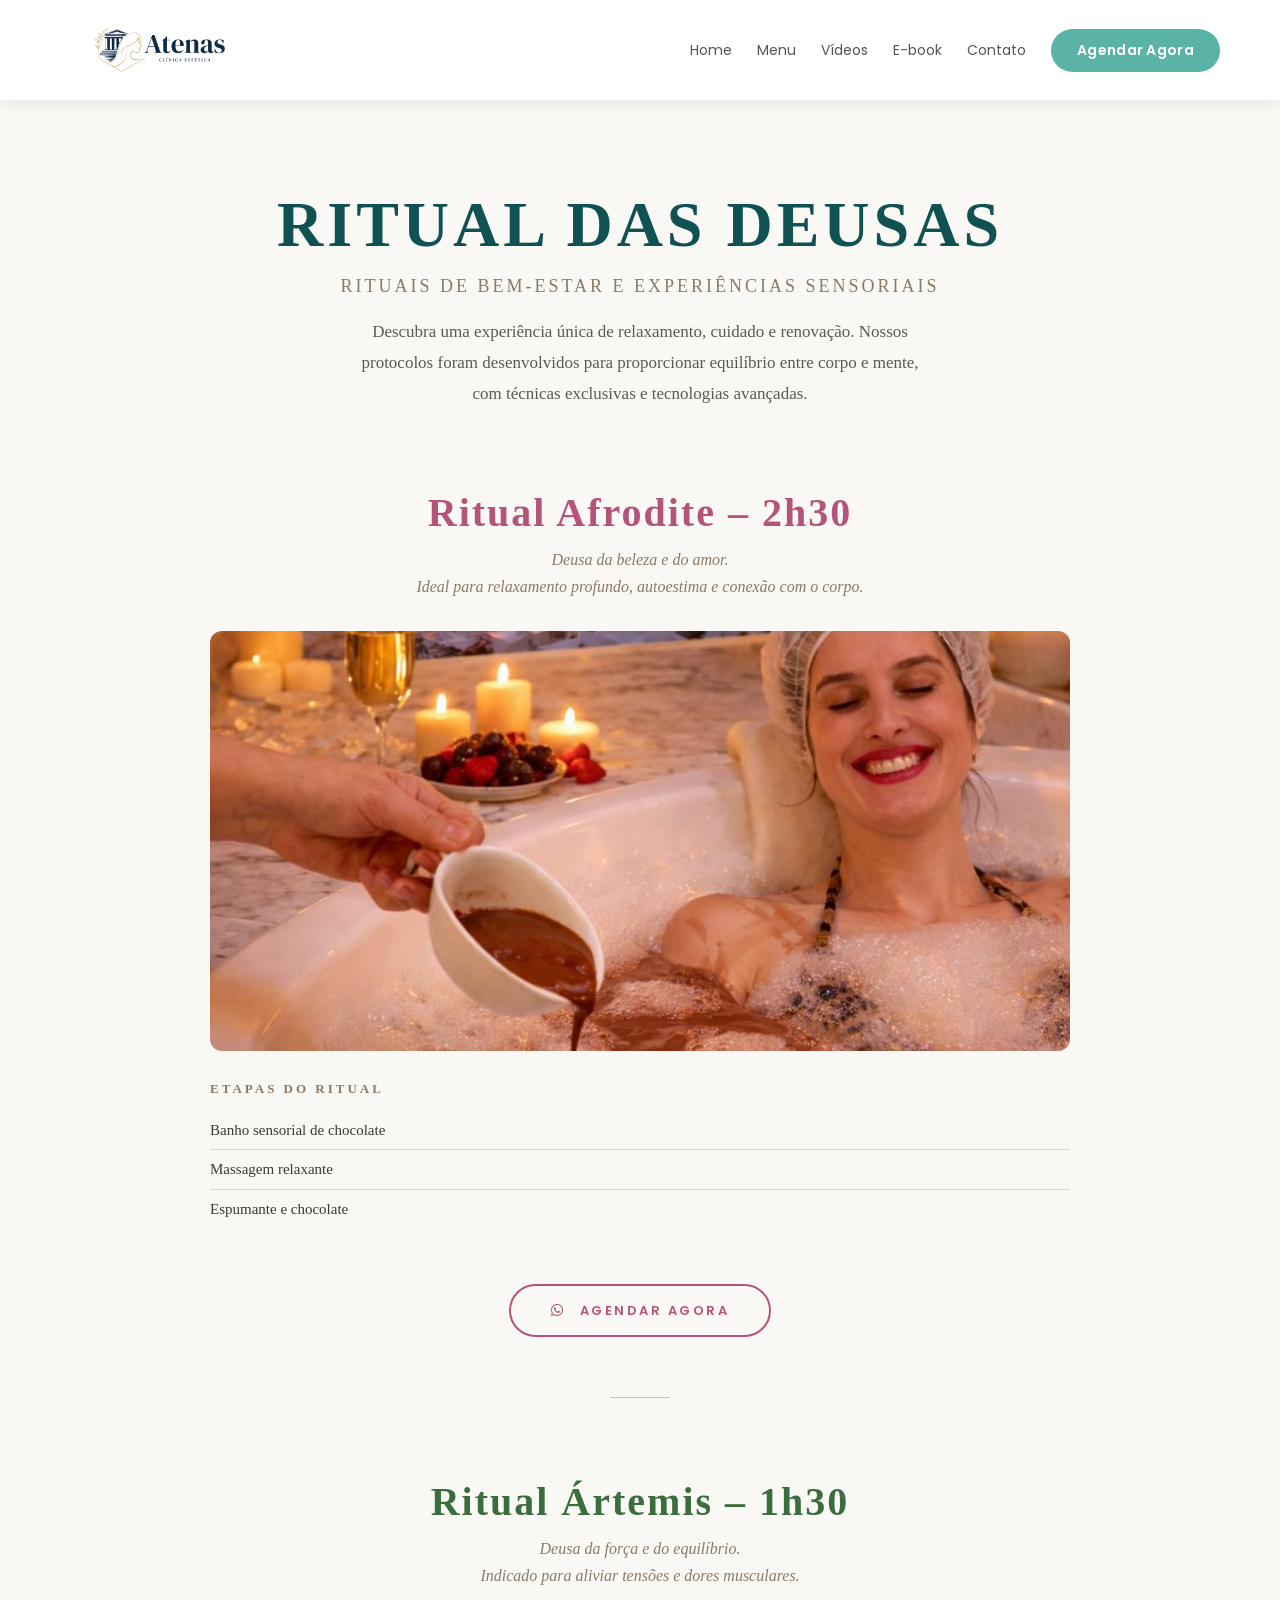
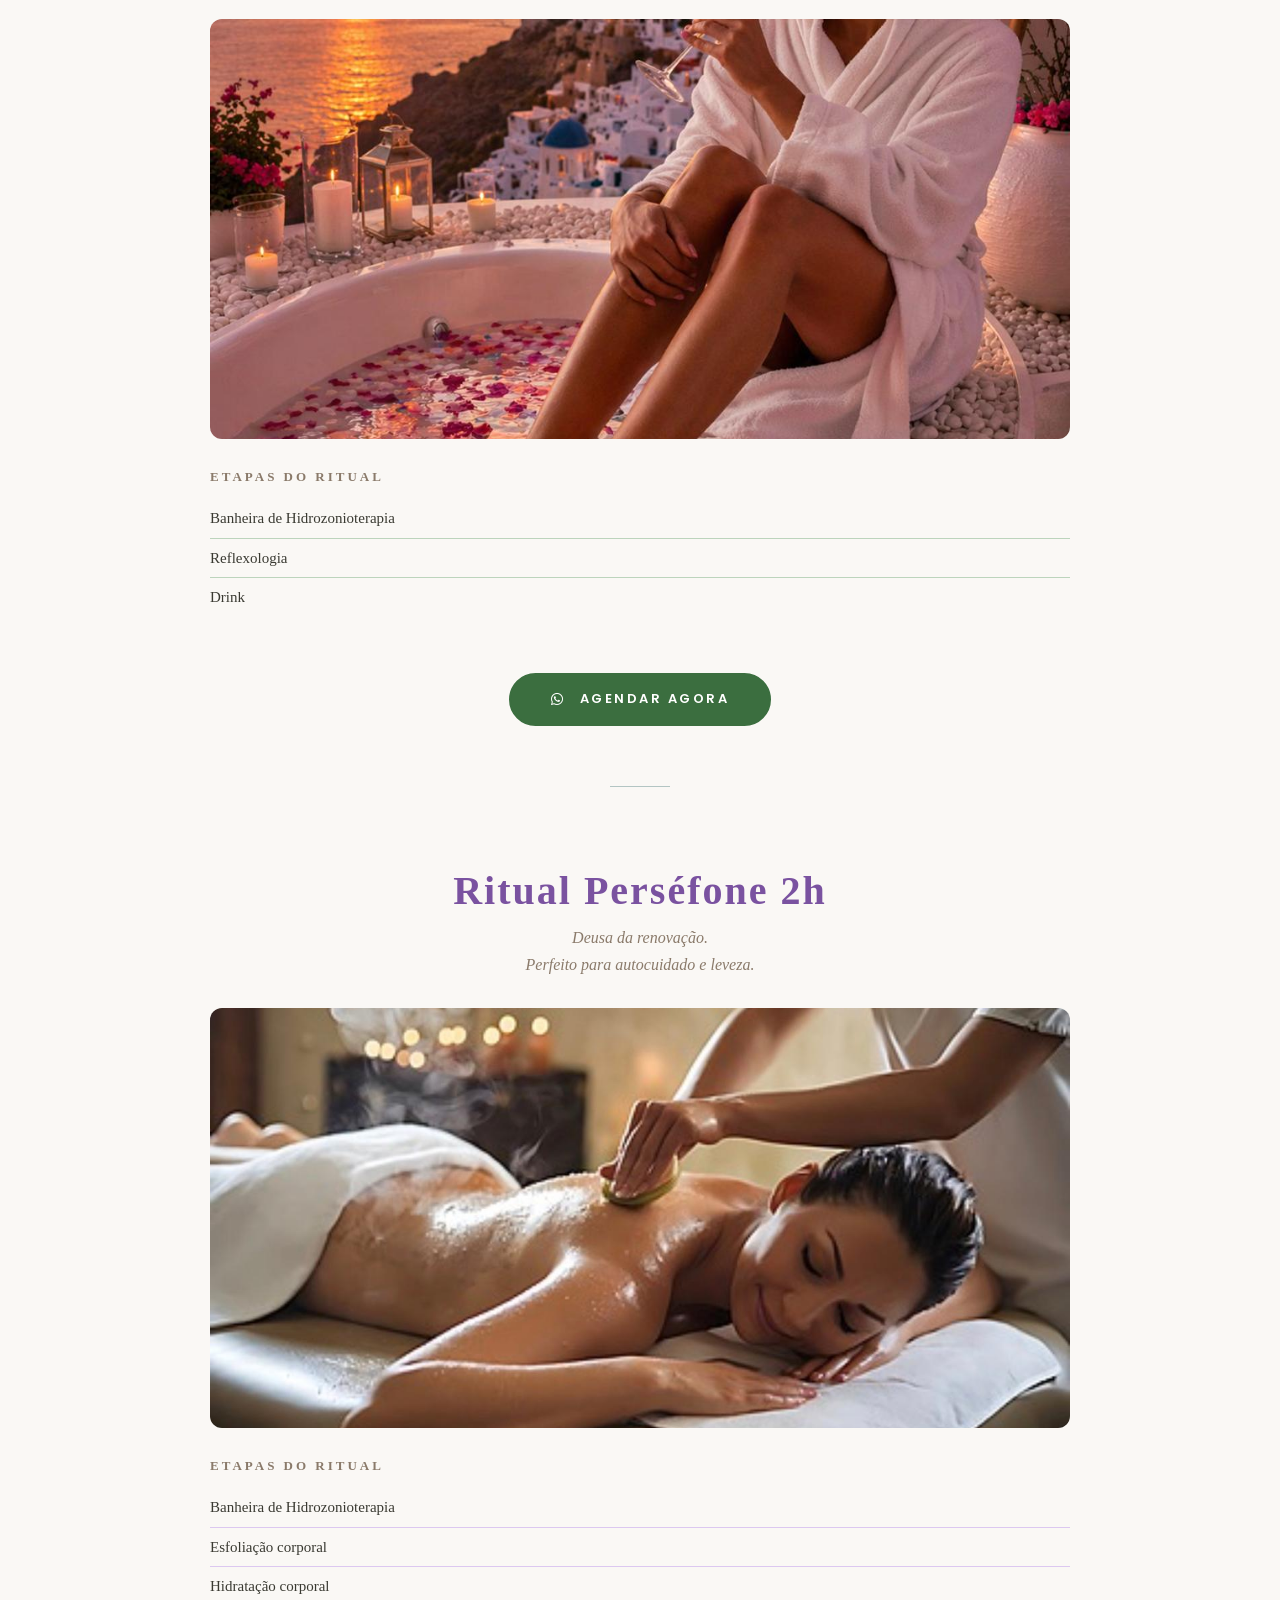
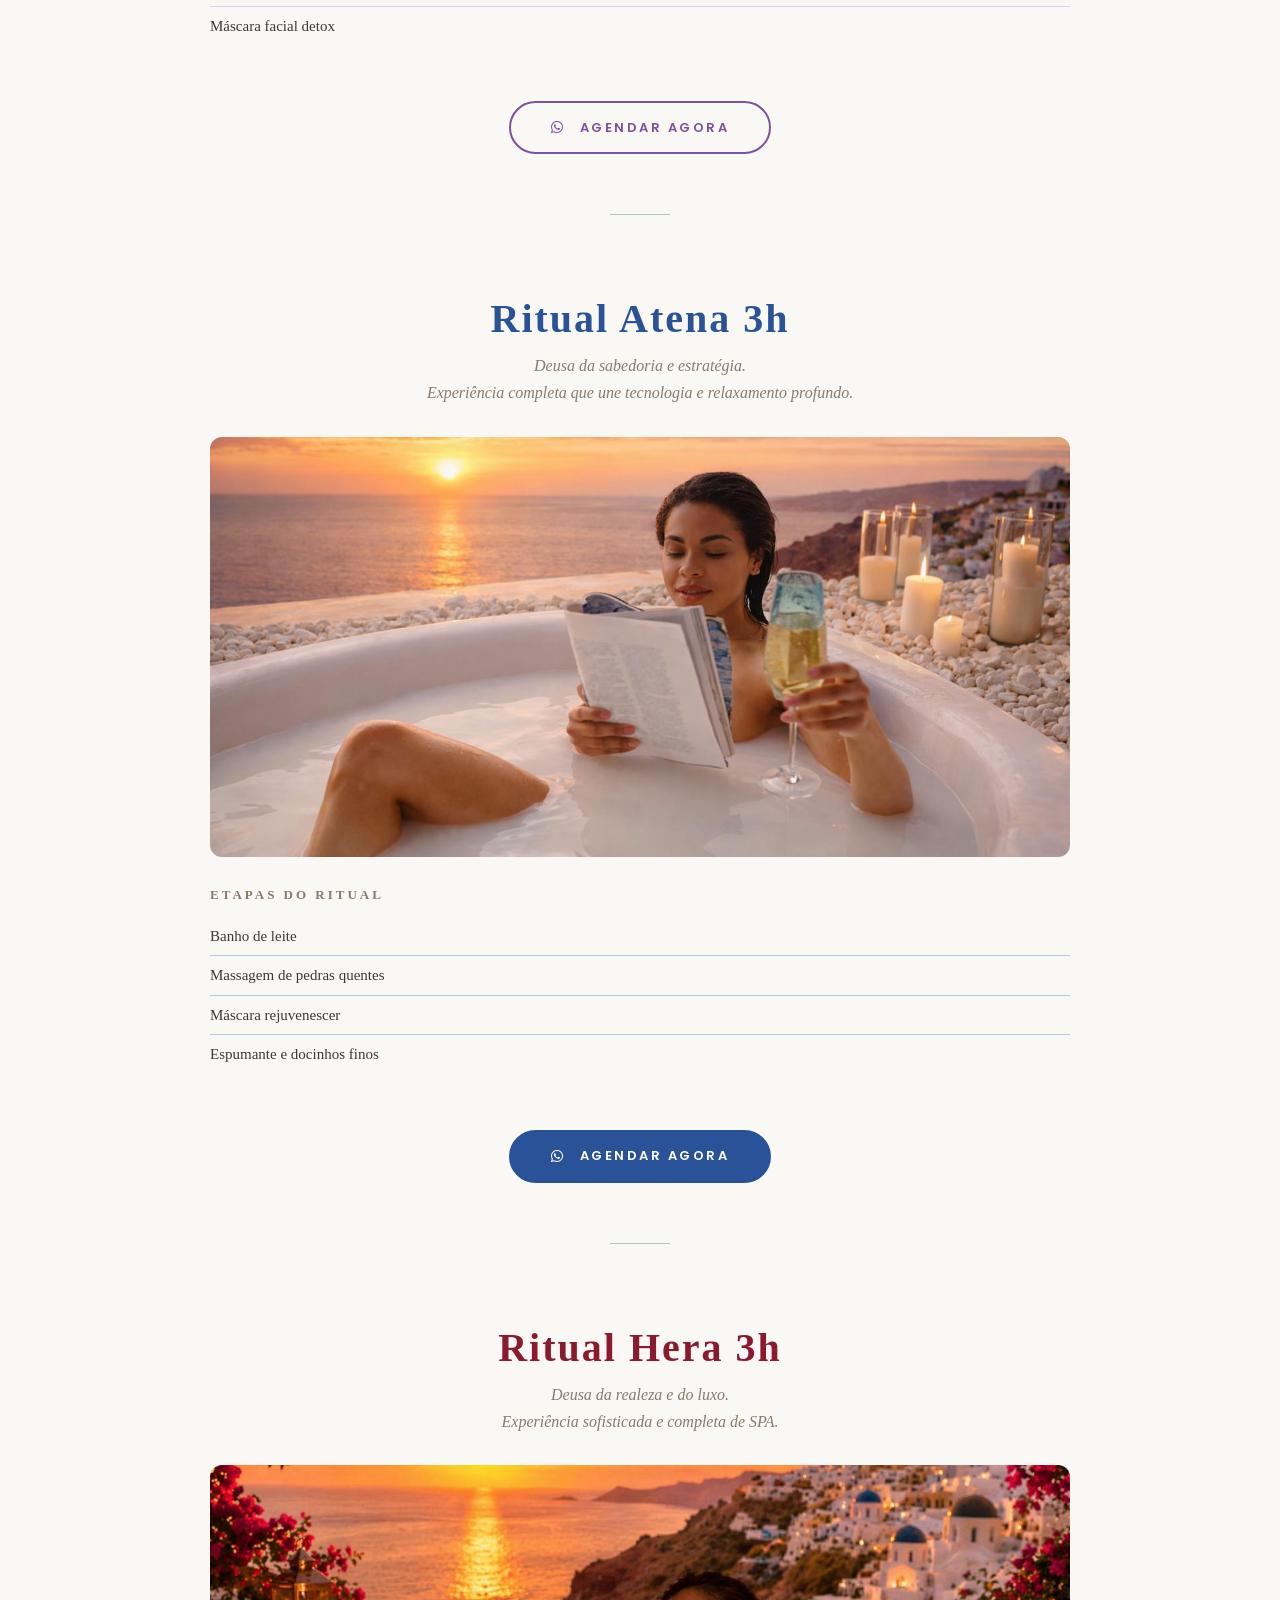
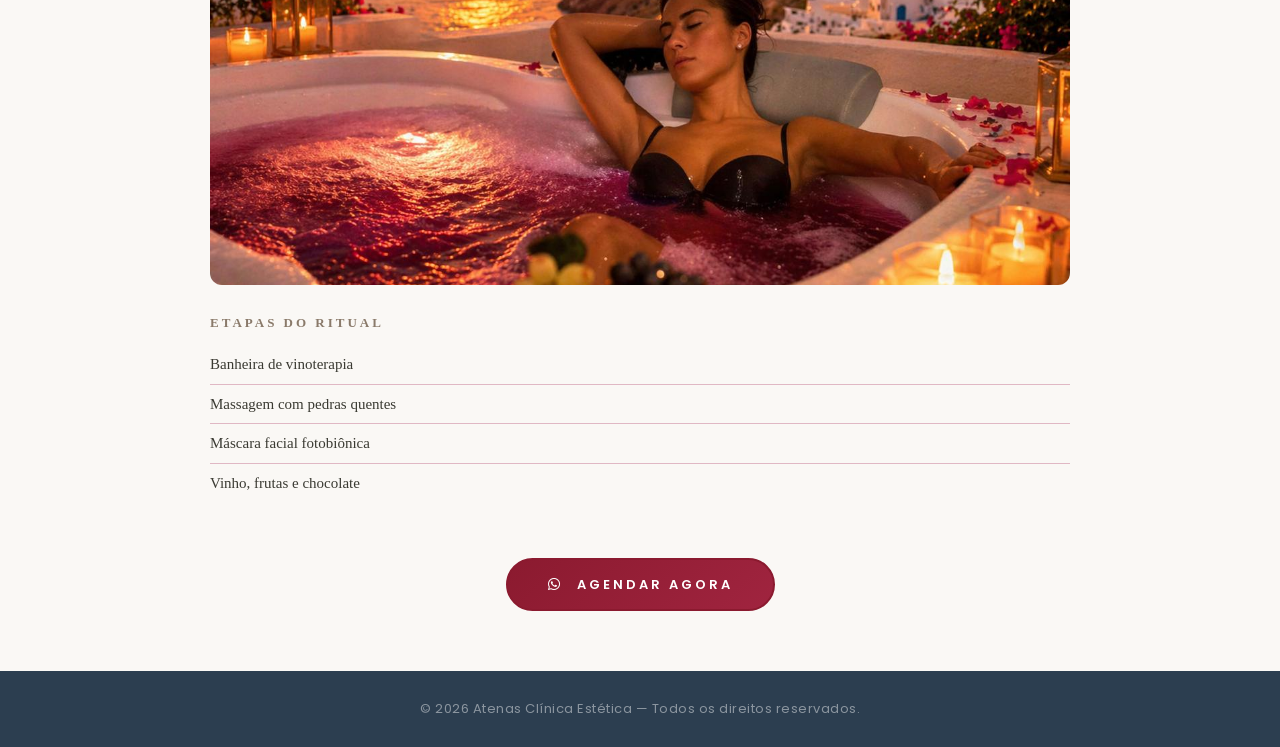
<file: Ritual_Deusas/Rituais_Deusas.html>
<!DOCTYPE html>
<html lang="pt-br">
<head>
    <meta charset="UTF-8">
    <meta name="viewport" content="width=device-width, initial-scale=1.0">
    <link rel="stylesheet" href="Rituais_Deusas.css">
    <link href="https://fonts.googleapis.com/css2?family=Dancing+Script:wght@700&family=Playfair+Display:ital,wght@0,400;0,700;1,400&family=Poppins:wght@300;400;600;700&display=swap" rel="stylesheet">
    <link rel="stylesheet" href="https://cdnjs.cloudflare.com/ajax/libs/font-awesome/6.0.0/css/all.min.css">
    <title>Ritual das Deusas | Atenas Clínica Estética</title>
</head>
<body>
    <div class="nav-overlay" id="navOverlay"></div>
    <header class="cabecalho">
        <div class="logo-container">
            <img src="../Logos/Atenas_logo_horiz1.png" alt="Atenas Clínica Estética" class="logo-img">
        </div>

        <nav class="navegacao">
            <a href="/index.html" class="nav-link">Home</a>

            <div class="dropdown">
                <a href="#" class="nav-link">Menu</a>
                <div class="dropdown-content">
                    <a href="../Pagina_Serviços/Servicos.html">Tratamentos Corporais</a>
                    <a href="../Tratamentos_Faciais/Tratamentos.html">Tratamentos Faciais</a>
                    <a href="Rituais_Deusas.html">Rituais das Deusas</a>
                    <a href="../Tratamentos_Capilares/Capilar.html">Terapias Capilares</a>
                </div>
            </div>
            <a href="/index.html#videos-spa"     class="nav-link">Vídeos</a>
            <a href="/index.html#ebook-download" class="nav-link">E-book</a>
            <a href="/index.html#contato"        class="nav-link">Contato</a>
            <a href="https://wa.me/554195996832" target="_blank" class="btn-contato">Agendar Agora</a>
    </nav>
    <button class="menu-toggle" id="menuToggle" aria-label="Menu"><span></span><span></span><span></span></button>
    </header>

    <main>
        <section class="secao-rituais">
            <div class="rituais-intro">
                <h1>Ritual das Deusas</h1>
                <div class="linha-decorativa"></div>
                <p class="subtitulo">Rituais de Bem-Estar e Experiências Sensoriais</p>
                <p class="descricao">Descubra uma experiência única de relaxamento, cuidado e renovação. Nossos protocolos foram desenvolvidos para proporcionar equilíbrio entre corpo e mente, com técnicas exclusivas e tecnologias avançadas.</p>
            </div>

            <!--AFRODITE-->
            <section class="ritual-section afrodite">
                <div class="ritual-header">
                    <h2>Ritual Afrodite – 2h30</h2>
                    <p class="ritual-descricao">
                        Deusa da beleza e do amor.<br>
                        Ideal para relaxamento profundo, autoestima e conexão com o corpo.
                    </p>
                </div>
                <div class="ritual-foto">
                    <img src="./Fotos_Rituais/Ritual Afrodite.jpeg" alt="Ritual Afrodite">
                </div>
                <div class="ritual-detalhes">
                    <div class="ritual-etapas">
                        <h3>Etapas do ritual</h3>
                        <ul>
                            <li>Banho sensorial de chocolate</li>
                            <li>Massagem relaxante</li>
                            <li>Espumante e chocolate</li>
                        </ul>
                    </div>
                </div>
                <div class="container-do-produto">
                    <a href="https://wa.me/554195996832" target="_blank" class="btn-pacotes afrodite-btn">
                        <span class="btn-icone"><i class="fab fa-whatsapp"></i></span>
                        <span>Agendar Agora</span>
                    </a>
                </div>
</section>

            <div class="divisor"></div>

            <!--ARTEMIS-->
            <section class="ritual-section artemis">
                <div class="ritual-header">
                    <h2>Ritual Ártemis – 1h30</h2>
                    <p class="ritual-descricao">
                        Deusa da força e do equilíbrio.<br>
                        Indicado para aliviar tensões e dores musculares.
                    </p>
                </div>
                <div class="ritual-foto">
                    <img src="./Fotos_Rituais/Ritual artemis.jpeg" alt="Ritual Ártemis">
                </div>
                <div class="ritual-detalhes">
                    <div class="ritual-etapas">
                        <h3>Etapas do ritual</h3>
                        <ul>
                            <li>Banheira de Hidrozonioterapia</li>
                            <li>Reflexologia</li>
                            <li>Drink</li>
                        </ul>
                    </div>
                </div>
                <div class="container-do-produto">
                    <a href="https://wa.me/554195996832" target="_blank" class="btn-pacotes artemis-btn">
                        <span class="btn-icone"><i class="fab fa-whatsapp"></i></span>
                        <span>Agendar Agora</span>
                    </a>
                </div>
</section>

            <div class="divisor"></div>

            <!--Persefone-->
            <section class="ritual-section persefone">
                <div class="ritual-header">
                    <h2>Ritual Perséfone 2h</h2>
                    <p class="ritual-descricao">
                        Deusa da renovação.<br>
                        Perfeito para autocuidado e leveza.
                    </p>
                </div>
                <div class="ritual-foto">
                    <img src="./Fotos_Rituais/Ritual Perséfone.jpeg" alt="Ritual Perséfone">
                </div>
                <div class="ritual-detalhes">
                    <div class="ritual-etapas">
                        <h3>Etapas do ritual</h3>
                        <ul>
                            <li>Banheira de Hidrozonioterapia</li>
                            <li>Esfoliação corporal</li>
                            <li>Hidratação corporal</li>
                            
                            <li>Máscara facial detox</li>
                        </ul>
                    </div>
                </div>
                <div class="container-do-produto">
                    <a href="https://wa.me/554195996832" target="_blank" class="btn-pacotes persefone-btn">
                        <span class="btn-icone"><i class="fab fa-whatsapp"></i></span>
                        <span>Agendar Agora</span>
                    </a>
                </div>
</section>

            <div class="divisor"></div>

            <!--atena-->
            <section class="ritual-section atena">
                <div class="ritual-header">
                    <h2>Ritual Atena 3h</h2>
                    <p class="ritual-descricao">
                        Deusa da sabedoria e estratégia.<br>
                        Experiência completa que une tecnologia e relaxamento profundo.
                    </p>
                </div>
                <div class="ritual-foto">
                    <img src="./Fotos_Rituais/Ritual Atena.jpeg" alt="Ritual Atena">
                </div>
                <div class="ritual-detalhes">
                    <div class="ritual-etapas">
                        <h3>Etapas do ritual</h3>
                        <ul>
                            <li>Banho de leite</li>
                            <li>Massagem de pedras quentes</li>
                            <li>Máscara rejuvenescer</li>
                            <li>Espumante e docinhos finos</li>
                        </ul>
                    </div>
                </div>
                <div class="container-do-produto">
                    <a href="https://wa.me/554195996832" target="_blank" class="btn-pacotes atena-btn">
                        <span class="btn-icone"><i class="fab fa-whatsapp"></i></span>
                        <span>Agendar Agora</span>
                    </a>
                </div>
</section>

            <div class="divisor"></div>

            <!--Hera-->
            <section class="ritual-section hera">
                <div class="ritual-header">
                    <h2>Ritual Hera 3h </h2>
                    <p class="ritual-descricao">
                        Deusa da realeza e do luxo.<br>
                        Experiência sofisticada e completa de SPA.
                    </p>
                </div>
                <div class="ritual-foto">
                    <img src="./Fotos_Rituais/Ritual hera.jpeg" alt="Ritual Hera">
                </div>
                <div class="ritual-detalhes">
                    <div class="ritual-etapas">
                        <h3>Etapas do ritual</h3>
                        <ul>
                            <li>Banheira de vinoterapia</li>
                            <li>Massagem com pedras quentes</li>
                            <li>Máscara facial fotobiônica</li>
                            <li>Vinho, frutas e chocolate</li>
                        </ul>
                    </div>
                </div>
                <div class="container-do-produto">
                    <a href="https://wa.me/554195996832" target="_blank" class="btn-pacotes hera-btn">
                        <span class="btn-icone"><i class="fab fa-whatsapp"></i></span>
                        <span>Agendar Agora</span>
                    </a>
                </div>
</section>

        </section>
    </main>

    <footer class="rodape-simples">
        <p>© 2026 Atenas Clínica Estética — Todos os direitos reservados.</p>
    </footer>
    <!--Mobile/responsividade-->
<script src="/Menu_mobile.js"></script>
</body>
</html>
</file>
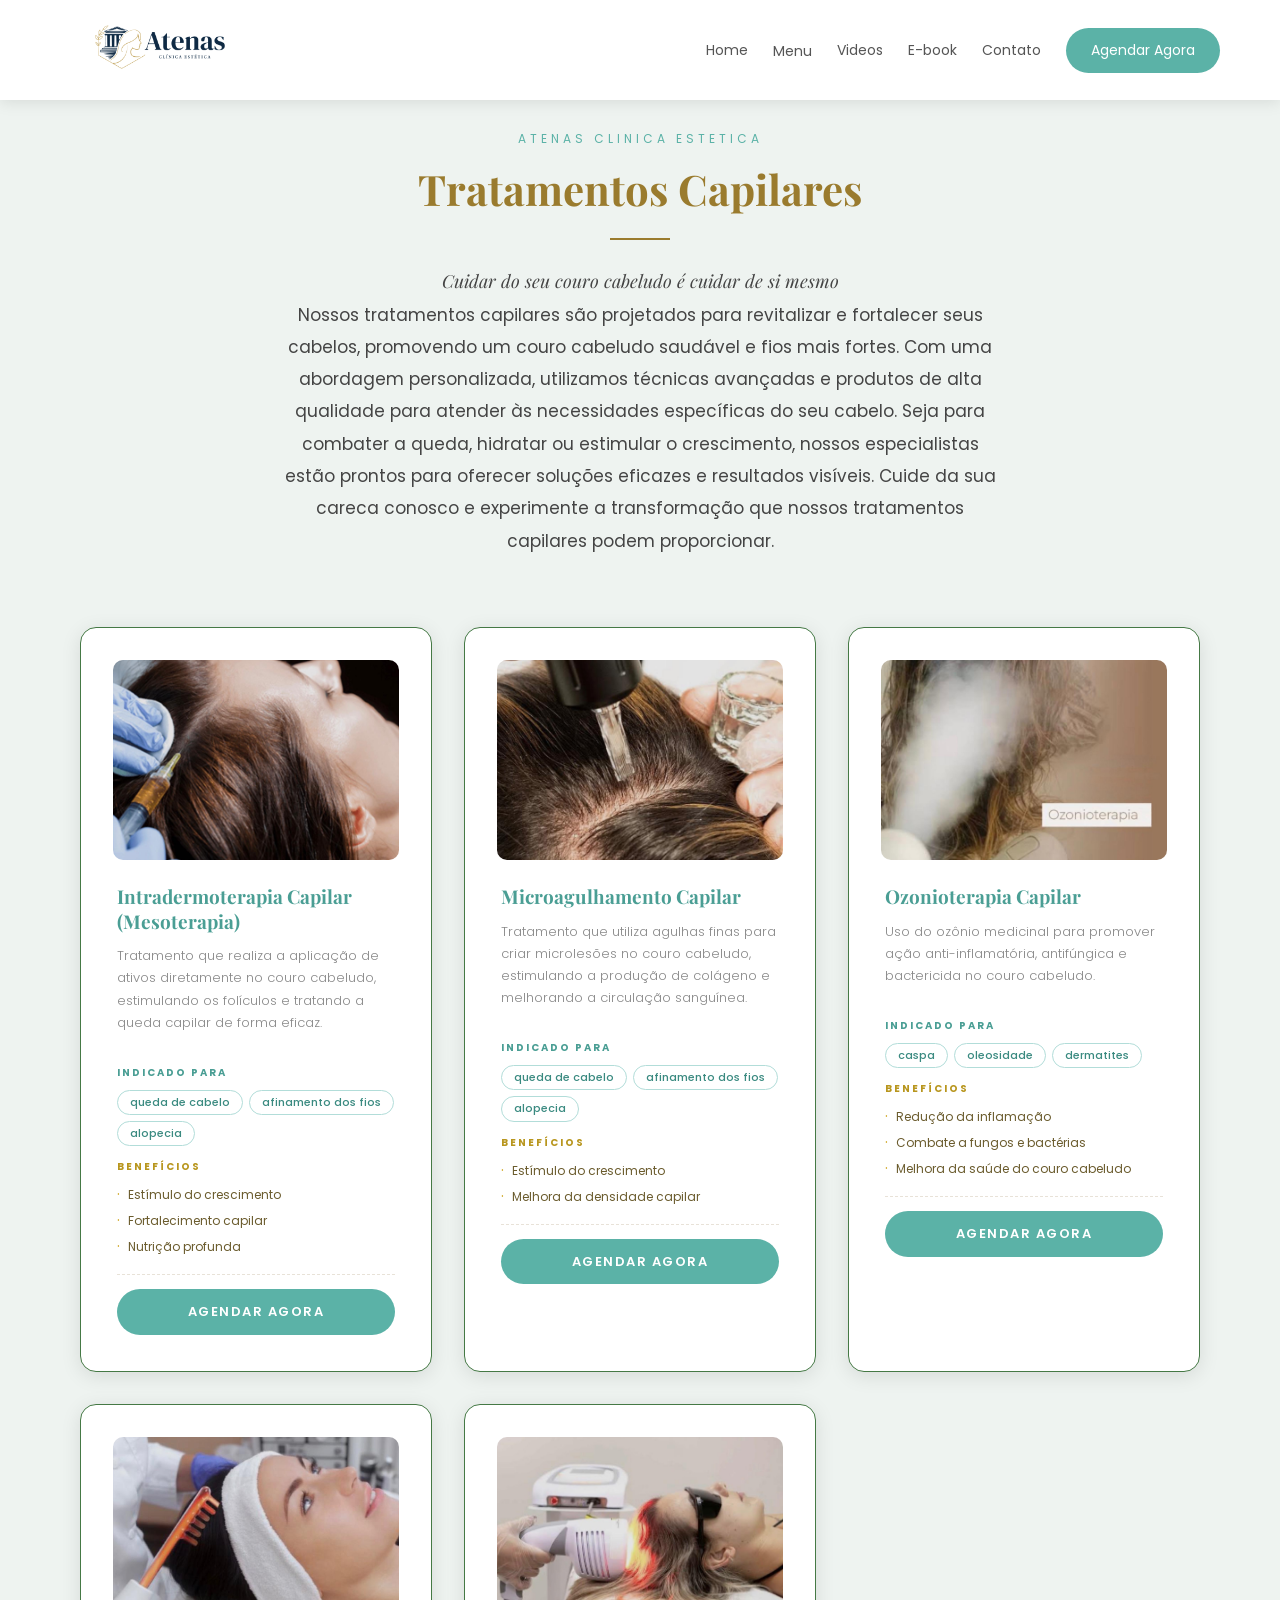
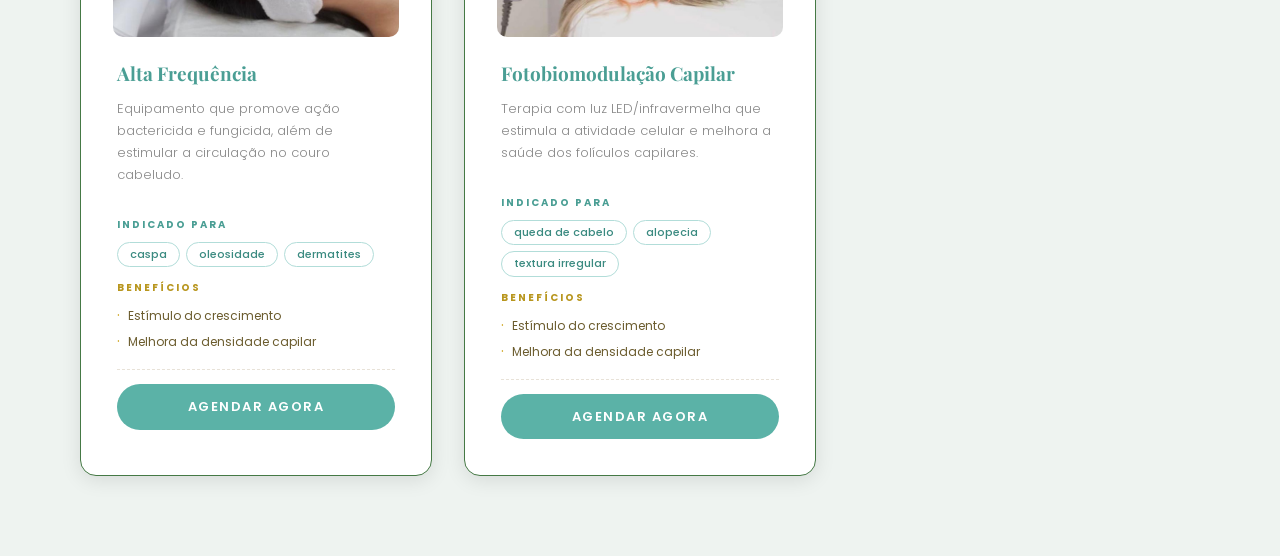
<file: Tratamentos_Capilares/Capilar.html>
<!DOCTYPE html>
<html lang="en">
<head>
    <meta charset="UTF-8">
    <meta name="viewport" content="width=device-width, initial-scale=1.0">
    <link href="https://fonts.googleapis.com/css2?family=Playfair+Display:ital,wght@0,400;0,700;1,400&family=Poppins:wght@300;400;500;600;700&display=swap" rel="stylesheet">
    <link rel="stylesheet" href="https://cdnjs.cloudflare.com/ajax/libs/font-awesome/6.0.0/css/all.min.css">
    <link rel="stylesheet" href="capilar.css">
    <title>Terapias Capilares</title>
</head>
<body>
    <div class="nav-overlay" id="navOverlay"></div>
    <header class="cabecalho">
        <div class="logo-container">
            <div class="logo-placeholder">
                <img src="/Logos/Atenas_logo_horiz1.png" alt="Logo" class="logo-img">
            </div>
        </div>

        <nav class="navegacao">
            <a href="/index.html" class="nav-link">Home</a>
            <div class="dropdown">
                <a href="#" class="nav-link">Menu</a>
                <div class="dropdown-content">
                    <a href="/Pagina_Serviços/Servicos.html">Tratamentos Corporais</a>
                    <a href="/Tratamentos_Faciais/Tratamentos.html">Tratamentos Faciais</a>
                    <a href="/Ritual_Deusas/Rituais_Deusas.html">Ritual das Deusas</a>
                    <a href="/Tratamentos_Capilares/Capilar.html">Terapias Capilares</a>
                </div>
            </div>
            <a href="/index.html#videos-spa" class="nav-link">Videos</a>
            <a href="/index.html#ebook-download" class="nav-link">E-book</a>
            <a href="/index.html#contato" class="nav-link">Contato</a>
            <a href="https://wa.me/554195996832" class="btn-contato">Agendar Agora</a>
    </nav>
    <button class="menu-toggle" id="menuToggle" aria-label="Menu"><span></span><span></span><span></span></button>
    </header>

    <main>
        <section class="secao-tratamentos-capilares">
            <div class="tratamentos-intro">
                <span class="subtitle-tratamentos">Atenas Clinica Estetica</span>
                <h2 class="titulo-tratamentos-capilares">Tratamentos Capilares</h2>
                <div class="linha-decorativa"></div>
                <h3 class="subtitulo-capilar">Cuidar do seu couro cabeludo é cuidar de si mesmo</h3>
                <p class="descricao-tratamentos">
                    Nossos tratamentos capilares são projetados para revitalizar e fortalecer seus cabelos, promovendo um couro cabeludo saudável e fios mais fortes. Com uma abordagem personalizada, utilizamos técnicas avançadas e produtos de alta qualidade para atender às necessidades específicas do seu cabelo. Seja para combater a queda, hidratar ou estimular o crescimento, nossos especialistas estão prontos para oferecer soluções eficazes e resultados visíveis. Cuide da sua careca conosco e experimente a transformação que nossos tratamentos capilares podem proporcionar.
                </p>
            </div>

            <div class="cards-tratamentos">
                <!-- Primeiro procedimento 1-->
                <div class="card-tratamento">
                <div class="card-foto">
                    <img src="/Tratamentos_Capilares/fotos_capilar/Intradermoterapia capilar.jpg" alt="" srcset="">
                </div>
                <div class="card-texto">
                    <h4 class="card-nome">Intradermoterapia Capilar (Mesoterapia)</h4>
                    <p class="card-descricao">Tratamento que realiza a aplicação de ativos diretamente no couro cabeludo, estimulando os folículos e tratando a queda capilar de forma eficaz.</p>
                    <div class="card-indicacao">
                    <div class="indicacao-header"><i class="fas fa-user-check"></i> Indicado para</div>
                    <div class="indicacao-tags"><span class="tag-indicacao">queda de cabelo</span><span class="tag-indicacao">afinamento dos fios</span><span class="tag-indicacao">alopecia</span></div>
                </div>
                    <div class="card-beneficios">
                    <div class="beneficios-header">Benefícios</div>
                    <div class="beneficios-tags"><span class="tag-beneficio">Estímulo do crescimento</span><span class="tag-beneficio">Fortalecimento capilar</span><span class="tag-beneficio">Nutrição profunda</span></div>
<div class="container-agendar">
    <a href="https://wa.me/554195996832" target="_blank" class="btn-agendar-agora">Agendar Agora</a>
</div>
                </div>
</div>
            </div>
            <!-- Proc 2-->
            <div class="card-tratamento">
                <div class="card-foto">
                    <img src="/Tratamentos_Capilares/fotos_capilar/Microagulhamneto capital R.jpg" alt="" srcset="">
                </div>
                <div class="card-texto">
                    <h4 class="card-nome">Microagulhamento Capilar</h4>
                    <p class="card-descricao">Tratamento que utiliza agulhas finas para criar microlesões no couro cabeludo, estimulando a produção de colágeno e melhorando a circulação sanguínea.</p>
                    <div class="card-indicacao">
                    <div class="indicacao-header"><i class="fas fa-user-check"></i> Indicado para</div>
                    <div class="indicacao-tags"><span class="tag-indicacao">queda de cabelo</span><span class="tag-indicacao">afinamento dos fios</span><span class="tag-indicacao">alopecia</span></div>
                </div>
                    <div class="card-beneficios">
                    <div class="beneficios-header"><i class="fas fa-sparkles"></i> Benefícios</div>
                    <div class="beneficios-tags"><span class="tag-beneficio">Estímulo do crescimento</span><span class="tag-beneficio">Melhora da densidade capilar</span></div>
<div class="container-agendar">
    <a href="https://wa.me/554195996832" target="_blank" class="btn-agendar-agora">Agendar Agora</a>
</div>
                </div>
</div>
            </div>
                
            <!--Proc 3  -->
            <div class="card-tratamento">
                <div class="card-foto">
                    <img src="/Tratamentos_Capilares/fotos_capilar/Ozônio capitar.jpg" alt="" srcset="">
                </div>
                <div class="card-texto">
                    <h4 class="card-nome">Ozonioterapia Capilar</h4>
                    <p class="card-descricao">Uso do ozônio medicinal para promover ação anti-inflamatória, antifúngica e bactericida no couro cabeludo.</p>
                    <div class="card-indicacao">
                    <div class="indicacao-header"><i class="fas fa-user-check"></i> Indicado para</div>
                    <div class="indicacao-tags"><span class="tag-indicacao">caspa</span><span class="tag-indicacao">oleosidade</span><span class="tag-indicacao">dermatites</span></div>
                </div>
                    <div class="card-beneficios">
                    <div class="beneficios-header"><i class="fas fa-sparkles"></i> Benefícios</div>
                    <div class="beneficios-tags"><span class="tag-beneficio">Redução da inflamação</span><span class="tag-beneficio">Combate a fungos e bactérias</span><span class="tag-beneficio">Melhora da saúde do couro cabeludo</span></div>
<div class="container-agendar">
    <a href="https://wa.me/554195996832" target="_blank" class="btn-agendar-agora">Agendar Agora</a>
</div>
                </div>
</div>
            </div>

            <!--Proc 4---->
            <div class="card-tratamento">
                <div class="card-foto">
                    <img src="/Tratamentos_Capilares/fotos_capilar/Alta frequência capilar.jpg" alt="" srcset="">
                </div>
                <div class="card-texto">
                    <h4 class="card-nome">Alta Frequência</h4>
                    <p class="card-descricao">Equipamento que promove ação bactericida e fungicida, além de estimular a circulação no couro cabeludo. </p>
                    <div class="card-indicacao">
                    <div class="indicacao-header"><i class="fas fa-user-check"></i> Indicado para</div>
                    <div class="indicacao-tags"><span class="tag-indicacao">caspa</span><span class="tag-indicacao">oleosidade</span><span class="tag-indicacao">dermatites</span></div>
                </div>
                    <div class="card-beneficios">
                    <div class="beneficios-header"><i class="fas fa-sparkles"></i> Benefícios</div>
                    <div class="beneficios-tags"><span class="tag-beneficio">Estímulo do crescimento</span><span class="tag-beneficio">Melhora da densidade capilar</span></div>
<div class="container-agendar">
    <a href="https://wa.me/554195996832" target="_blank" class="btn-agendar-agora">Agendar Agora</a>
</div>
                </div>
</div>
            </div>

            <!--proc 5-->
            <div class="card-tratamento">
                <div class="card-foto">
                    <img src="/Tratamentos_Capilares/fotos_capilar/Fotobiomodulacao capilar.jpg" alt="" srcset="">
                </div>
                <div class="card-texto">
                    <h4 class="card-nome">Fotobiomodulação Capilar </h4>
                    <p class="card-descricao">Terapia com luz LED/infravermelha que estimula a atividade celular e melhora a saúde dos folículos capilares. </p>
                    <div class="card-indicacao">
                    <div class="indicacao-header"><i class="fas fa-user-check"></i> Indicado para</div>
                    <div class="indicacao-tags"><span class="tag-indicacao">queda de cabelo</span><span class="tag-indicacao">alopecia</span><span class="tag-indicacao">textura irregular</span></div>
                </div>
                    <div class="card-beneficios">
                    <div class="beneficios-header"><i class="fas fa-sparkles"></i> Benefícios</div>
                    <div class="beneficios-tags"><span class="tag-beneficio">Estímulo do crescimento</span><span class="tag-beneficio">Melhora da densidade capilar</span></div>
<div class="container-agendar">
    <a href="https://wa.me/554195996832" target="_blank" class="btn-agendar-agora">Agendar Agora</a>
</div>
                </div>
</div>
            </div>
            </div>
        </section>
    </main>
<script src="/Menu_mobile.js"></script>
</body>
</html>
</file>
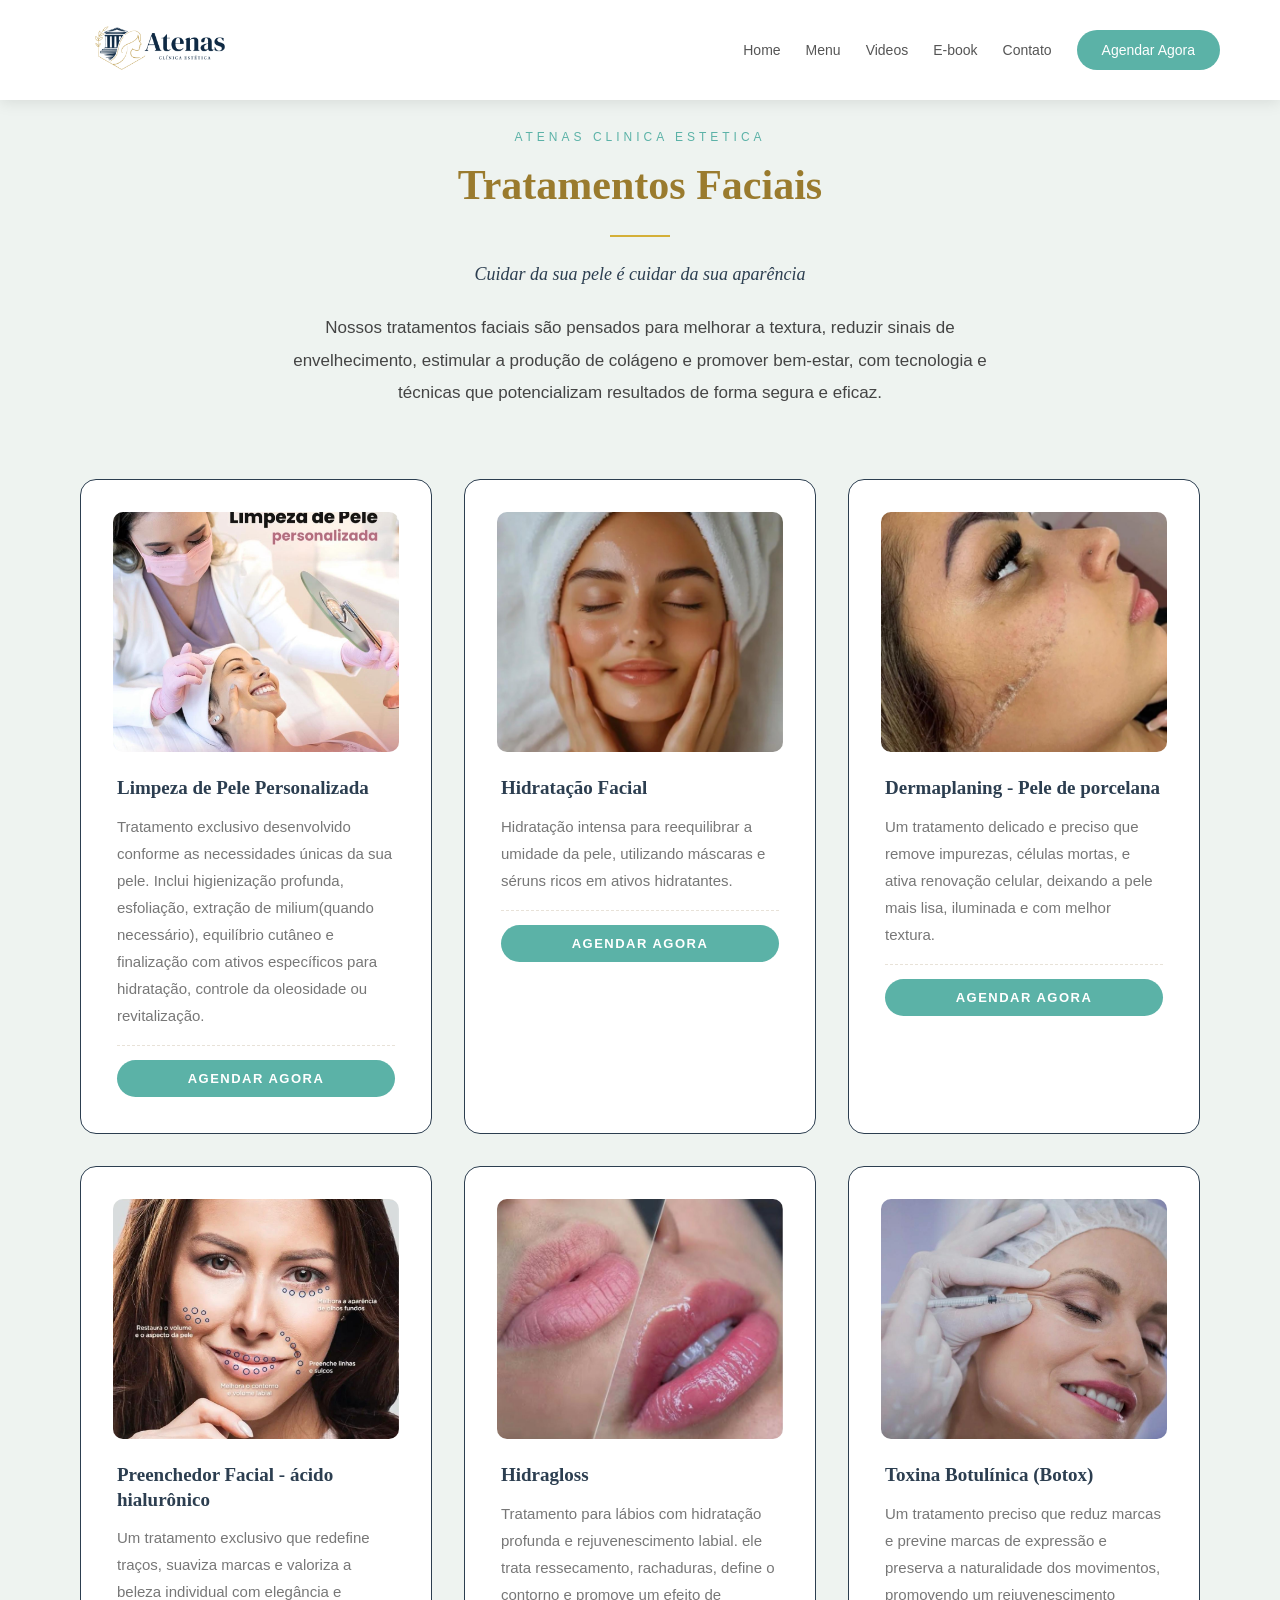
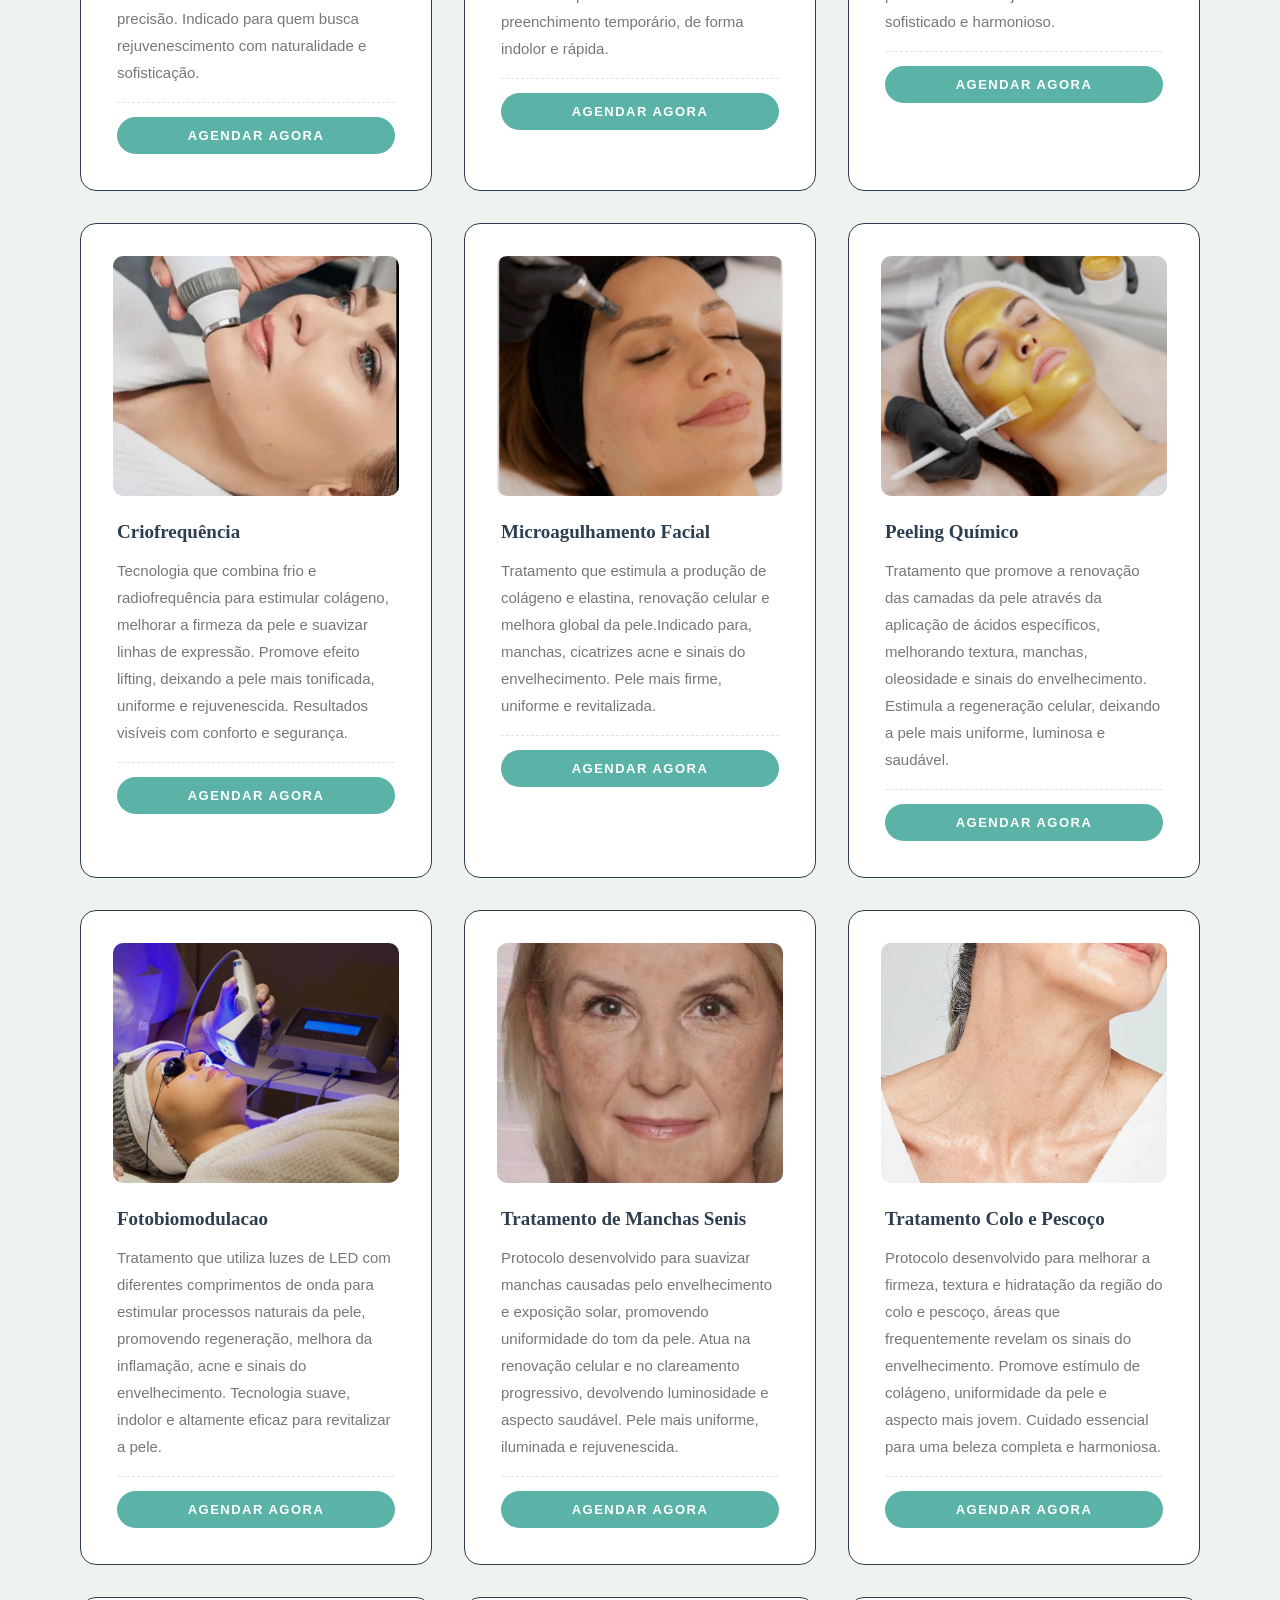
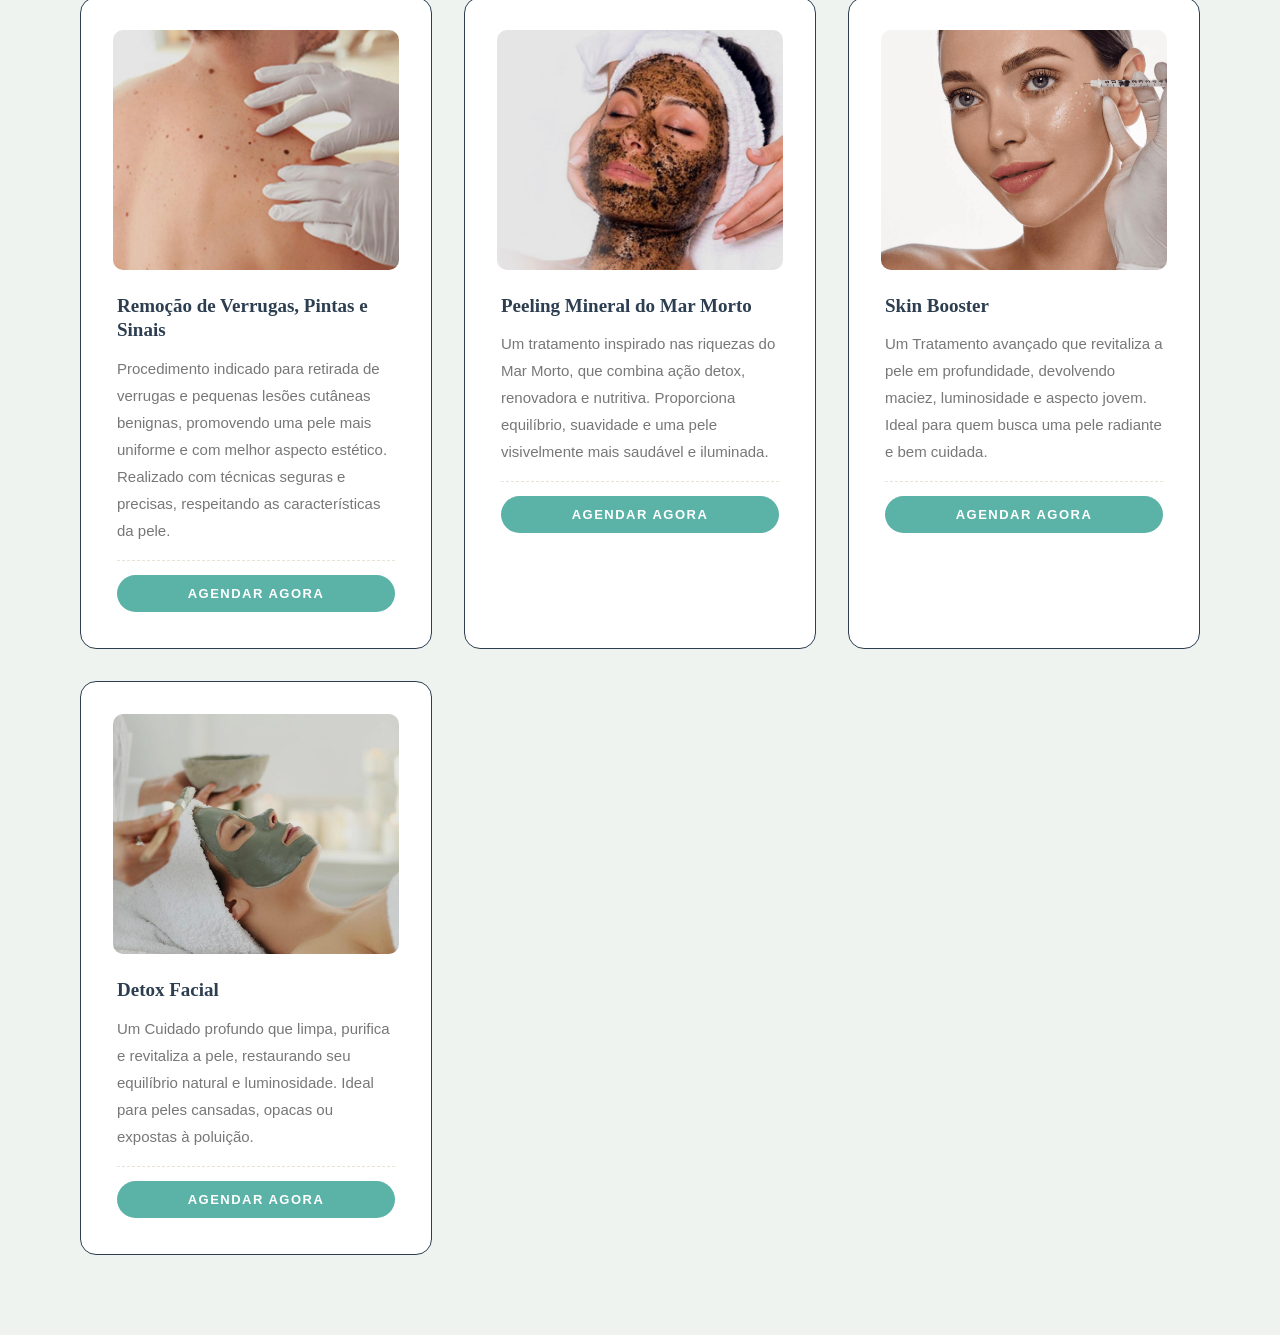
<file: Tratamentos_Faciais/Tratamentos.html>
<!DOCTYPE html>
<html lang="pt-br">
<head>
    <meta charset="UTF-8">
    <meta name="viewport" content="width=device-width, initial-scale=1.0">
    <link rel="stylesheet" href="Tratamentos.css">
    <title>Tratamentos Faciais</title>
</head>
<body>
    <div class="nav-overlay" id="navOverlay"></div>
    <header class="cabecalho">
        <div class="logo-container">
            <div class="logo-placeholder">
                <img src="/Logos/Atenas_logo_horiz1.png" alt="Logo" class="logo-img">
            </div>
        </div>

        <nav class="navegacao">
            <a href="/index.html" class="nav-link">Home</a>
            <div class="dropdown">
                <a href="./Tratamentos.html" class="nav-link">Menu</a>
                <div class="dropdown-content">
                    <a href="../Pagina_Serviços/Servicos.html">Tratamentos Corporais</a>
                    <a href="Tratamentos.html">Tratamentos Faciais</a>
                    <a href="../Ritual_Deusas/Rituais_Deusas.html">Ritual das Deusas</a>
                    <a href="../Tratamentos_Capilares/Capilar.html">Terapias Capilares</a>
                </div>
            </div>
            <a href="/index.html#videos-spa" class="nav-link">Videos</a>
            <a href="/index.html#ebook-download" class="nav-link">E-book</a>
            <a href="/index.html#contato" class="nav-link">Contato</a>
            <a href="https://wa.me/554195996832" class="btn-contato">Agendar Agora</a>
    </nav>
    <button class="menu-toggle" id="menuToggle" aria-label="Menu"><span></span><span></span><span></span></button>
    </header>

    <main>
        <section class="secao-tratamentos-faciais">
            <div class="tratamentos-intro">
                <span class="subtitle-tratamentos">Atenas Clinica Estetica</span>
                <h2 class="titulo-tratamentos-faciais">Tratamentos Faciais</h2>
                <div class="linha-decorativa"></div>
                <h3 class="subtitulo-pele">Cuidar da sua pele é cuidar da sua aparência</h3>
                <p class="descricao-tratamentos">
                    Nossos tratamentos faciais são pensados para melhorar a textura, reduzir sinais de envelhecimento, estimular a produção de colágeno e promover bem-estar, com tecnologia e técnicas que potencializam resultados de forma segura e eficaz.
                </p>
            </div>

            <div class="cards-tratamentos">

                <div class="card-tratamento">
                    <div class="card-foto">
                        <img src="./fotos_tratamentos/Limpeza de pele personalizada.jpg" alt="Limpeza de Pele Personalizada">
                    </div>
                    <div class="card-texto">
                        <h4 class="card-nome">Limpeza de Pele Personalizada</h4>
                        <p class="card-descricao">Tratamento exclusivo desenvolvido conforme as necessidades únicas da sua pele. Inclui higienização profunda, esfoliação, extração de milium(quando necessário), equilíbrio cutâneo e finalização com ativos específicos para hidratação, controle da oleosidade ou revitalização.</p>
                        <div class="container-agendar">
                    <a href="https://wa.me/554195996832" target="_blank" class="btn-agendar-agora">Agendar Agora</a>
        </div>
            </div>
                </div>

                <div class="card-tratamento">
                    <div class="card-foto">
                        <img src="./fotos_tratamentos/Hidratação facial.jpg" alt="Hidratação Facial">
                    </div>
                    <div class="card-texto">
                        <h4 class="card-nome">Hidratação Facial</h4>
                        <p class="card-descricao">Hidratação intensa para reequilibrar a umidade da pele, utilizando máscaras e séruns ricos em ativos hidratantes.</p>
        <div class="container-agendar">
            <a href="https://wa.me/554195996832" target="_blank" class="btn-agendar-agora">Agendar Agora</a>
        </div>
            </div>
                </div>
                <div class="card-tratamento">
                    <div class="card-foto">
                        <img src="./fotos_tratamentos/Dermaplaning.jpg" alt="Dermaplaning">
                    </div>
                    <div class="card-texto">
                        <h4 class="card-nome">Dermaplaning - Pele de porcelana</h4>
                        <p class="card-descricao">Um tratamento delicado e preciso que remove impurezas, células mortas, e ativa renovação celular, deixando a pele mais lisa, iluminada e com melhor textura.</p>
        <div class="container-agendar">
            <a href="https://wa.me/554195996832" target="_blank" class="btn-agendar-agora">Agendar Agora</a>
        </div>
            </div>
                </div>
                <div class="card-tratamento">
                    <div class="card-foto">
                        <img src="./fotos_tratamentos/Preenchedor.jpg" alt="Preenchedor">
                    </div>
                    <div class="card-texto">
                        <h4 class="card-nome">Preenchedor Facial - ácido hialurônico</h4>
                        <p class="card-descricao">Um tratamento exclusivo que redefine traços, suaviza marcas e valoriza a beleza individual com elegância e precisão. Indicado para quem busca rejuvenescimento com naturalidade e sofisticação.</p>
        <div class="container-agendar">
            <a href="https://wa.me/554195996832" target="_blank" class="btn-agendar-agora">Agendar Agora</a>
        </div>
            </div>
                </div>
                <div class="card-tratamento">
                    <div class="card-foto">
                        <img src="./fotos_tratamentos/Hidragloss.jpg" alt="Hidragloss">
                    </div>
                    <div class="card-texto">
                        <h4 class="card-nome">Hidragloss</h4>
                        <p class="card-descricao">Tratamento para lábios com hidratação profunda  e rejuvenescimento labial. ele trata ressecamento, rachaduras, define o contorno  e promove um efeito de  preenchimento temporário, de forma indolor e rápida.</p>
        <div class="container-agendar">
            <a href="https://wa.me/554195996832" target="_blank" class="btn-agendar-agora">Agendar Agora</a>
        </div>
            </div>
                </div>
                <div class="card-tratamento">
                    <div class="card-foto">
                        <img src="./fotos_tratamentos/Botox.jpg" alt="Botox">
                    </div>
                    <div class="card-texto">
                        <h4 class="card-nome">Toxina Botulínica (Botox)</h4>
                        <p class="card-descricao">Um tratamento preciso que reduz marcas e previne marcas de expressão e preserva a naturalidade dos movimentos, promovendo um rejuvenescimento sofisticado e harmonioso.</p>
        <div class="container-agendar">
            <a href="https://wa.me/554195996832" target="_blank" class="btn-agendar-agora">Agendar Agora</a>
        </div>
            </div>
                </div>
                <div class="card-tratamento">
                    <div class="card-foto">
                        <img src="./fotos_tratamentos/Criofrequencia.jpg" alt="Criofrequência">
                    </div>
                    <div class="card-texto">
                        <h4 class="card-nome">Criofrequência</h4>
                        <p class="card-descricao">Tecnologia que combina frio e radiofrequência para estimular colágeno, melhorar a firmeza da pele e suavizar linhas de expressão. Promove efeito lifting, deixando a pele mais tonificada, uniforme e rejuvenescida. Resultados visíveis com conforto e segurança.</p>
        <div class="container-agendar">
            <a href="https://wa.me/554195996832" target="_blank" class="btn-agendar-agora">Agendar Agora</a>
        </div>
            </div>
        </div>
                <div class="card-tratamento">
                    <div class="card-foto">
                        <img src="./fotos_tratamentos/Microagulhamento facial.jpg" alt="Microagulhamento Facial">
                    </div>
                    <div class="card-texto">
                        <h4 class="card-nome">Microagulhamento Facial</h4>
                        <p class="card-descricao">Tratamento que estimula a produção  de colágeno e elastina, renovação celular e melhora global da pele.Indicado para, manchas, cicatrizes acne e sinais do envelhecimento. Pele mais firme, uniforme e revitalizada.</p>
        <div class="container-agendar">
            <a href="https://wa.me/554195996832" target="_blank" class="btn-agendar-agora">Agendar Agora</a>
        </div>
            </div>
        </div>
                <div class="card-tratamento">
                    <div class="card-foto">
                        <img src="./fotos_tratamentos/Peeling químico.jpg" alt="Peeling Químico">
                    </div>
                    <div class="card-texto">
                        <h4 class="card-nome">Peeling Químico</h4>
                        <p class="card-descricao">Tratamento que promove a renovação das camadas da pele através da aplicação de ácidos específicos, melhorando textura, manchas, oleosidade e sinais do envelhecimento. Estimula a regeneração celular, deixando a pele mais uniforme, luminosa e saudável.</p>
        <div class="container-agendar">
            <a href="https://wa.me/554195996832" target="_blank" class="btn-agendar-agora">Agendar Agora</a>
        </div>
            </div>
        </div>
                <div class="card-tratamento">
                    <div class="card-foto">
                        <img src="./fotos_tratamentos/Fotobiomodulacao.jpg" alt="Massagem Facial">
                    </div>
                    <div class="card-texto">
                        <h4 class="card-nome">Fotobiomodulacao</h4>
                        <p class="card-descricao">Tratamento que utiliza luzes de LED com diferentes comprimentos de onda para estimular processos naturais da pele, promovendo regeneração, melhora da inflamação, acne e sinais do envelhecimento. Tecnologia suave, indolor e altamente eficaz para revitalizar a pele.</p>
        <div class="container-agendar">
            <a href="https://wa.me/554195996832" target="_blank" class="btn-agendar-agora">Agendar Agora</a>
            </div>
        </div>
                </div>
                <div class="card-tratamento">
                    <div class="card-foto">
                        <img src="./fotos_tratamentos/Manchas senis.jpg" alt="Lifting Facial">
                    </div>
                    <div class="card-texto">
                        <h4 class="card-nome">Tratamento de Manchas Senis</h4>
                        <p class="card-descricao">Protocolo desenvolvido para suavizar manchas causadas pelo envelhecimento e exposição solar, promovendo uniformidade do tom da pele. Atua na renovação celular e no clareamento progressivo, devolvendo luminosidade e aspecto saudável.

Pele mais uniforme, iluminada e rejuvenescida.</p>
        <div class="container-agendar">
            <a href="https://wa.me/554195996832" target="_blank" class="btn-agendar-agora">Agendar Agora</a>
            </div>
        </div>
                </div>
                <div class="card-tratamento">
                    <div class="card-foto">
                        <img src="./fotos_tratamentos/Tratamento colo e pescoço.jpg" alt="Tratamento colo e pescoco">
                    </div>
                    <div class="card-texto">
                        <h4 class="card-nome">Tratamento Colo e Pescoço</h4>
                        <p class="card-descricao">Protocolo desenvolvido para melhorar a firmeza, textura e hidratação da região do colo e pescoço, áreas que frequentemente revelam os sinais do envelhecimento. Promove estímulo de colágeno, uniformidade da pele e aspecto mais jovem. Cuidado essencial para uma beleza completa e harmoniosa.</p>
        <div class="container-agendar">
            <a href="https://wa.me/554195996832" target="_blank" class="btn-agendar-agora">Agendar Agora</a>
            </div>
        </div>
                </div>
                <div class="card-tratamento">
                    <div class="card-foto">
                        <img src="./fotos_tratamentos/Remoção de pintas e verrugas.jpg" alt="Remoção de Pintas e Verrugas">
                    </div>
                    <div class="card-texto">
                        <h4 class="card-nome">Remoção de Verrugas, Pintas e Sinais</h4>
                        <p class="card-descricao">Procedimento indicado para retirada de verrugas e pequenas lesões cutâneas benignas, promovendo uma pele mais uniforme e com melhor aspecto estético. Realizado com técnicas seguras e precisas, respeitando as características da pele.</p>
                        <div class="container-agendar">
                            <a href="https://wa.me/554195996832" target="_blank" class="btn-agendar-agora">Agendar Agora</a>
                        </div>
                    </div>
                </div>

                <div class="card-tratamento">
                    <div class="card-foto">
                        <img src="./fotos_tratamentos/Peeling Mar Morto.jpg" alt="Peeling Mineral do Mar Morto">
                    </div>
                    <div class="card-texto">
                        <h4 class="card-nome">Peeling Mineral do Mar Morto</h4>
                        <p class="card-descricao">Um tratamento inspirado nas riquezas do Mar Morto, que combina ação detox, renovadora e nutritiva. Proporciona equilíbrio, suavidade e uma pele visivelmente mais saudável e iluminada.</p>
                        <div class="container-agendar">
                            <a href="https://wa.me/554195996832" target="_blank" class="btn-agendar-agora">Agendar Agora</a>
                        </div>
                    </div>
                </div>

                <div class="card-tratamento">
                    <div class="card-foto">
                        <img src="./fotos_tratamentos/Skin Booster.jpeg" alt="Skin Booster">
                    </div>
                    <div class="card-texto">
                        <h4 class="card-nome">Skin Booster</h4>
                        <p class="card-descricao"> Um Tratamento avançado que revitaliza a pele em profundidade, devolvendo maciez, luminosidade e aspecto jovem. Ideal para quem busca uma pele radiante e bem cuidada.</p>
                        <div class="container-agendar">
                            <a href="https://wa.me/554195996832" target="_blank" class="btn-agendar-agora">Agendar Agora</a>
                        </div>
                    </div>
                </div>

                <div class="card-tratamento">
                    <div class="card-foto">
                        <img src="./fotos_tratamentos/Detox facial.jpg" alt="Detox Facial">
                    </div>
                    <div class="card-texto">
                        <h4 class="card-nome">Detox Facial</h4>
                        <p class="card-descricao">Um Cuidado profundo que limpa, purifica e revitaliza a pele, restaurando seu equilíbrio natural e luminosidade. Ideal para peles cansadas, opacas ou expostas à poluição.</p>
                        <div class="container-agendar">
                            <a href="https://wa.me/554195996832" target="_blank" class="btn-agendar-agora">Agendar Agora</a>
                        </div>
                    </div>
                </div>

            </div>
    </main>

<script src="/Menu_mobile.js"></script>
</body>
</html>
</file>
<file: Admin/admin.css>
:root {
            --verde:    #5bb2a7;
            --verde-esc:#4a9e94;
            --lavanda:  #9a7b9a;
            --ouro:     #d4af37;
            --escuro:   #2c3e50;
            --cinza:    #555;
            --fundo:    #eef3f0;
            --branco:   #ffffff;
            --erro:     #e05c5c;
            --sucesso:  #4caf82;
            --sidebar-w: 260px;
        }

        * { margin:0; padding:0; box-sizing:border-box; }
        body { font-family:'Poppins',sans-serif; background:var(--fundo); color:var(--escuro); display:flex; min-height:100vh; }

        
        #tela-login {
            position:fixed; inset:0; background:linear-gradient(135deg, var(--escuro) 0%, #3d5166 60%, #2c3e50 100%);
            display:flex; align-items:center; justify-content:center; z-index:9999;
            transition:opacity .5s, visibility .5s;
        }
        #tela-login.oculto { opacity:0; visibility:hidden; }

        .login-box {
            background:rgba(255,255,255,.07); border:1px solid rgba(255,255,255,.13);
            border-radius:24px; padding:52px 48px; width:400px; max-width:90vw;
            backdrop-filter:blur(12px); text-align:center; animation:entrar .6s ease both;
        }
        .login-logo {
            font-family:'Dancing Script',cursive; font-size:36px; color:var(--ouro);
            display:block; margin-bottom:6px;
        }
        .login-sub { font-size:12px; letter-spacing:3px; text-transform:uppercase; color:rgba(255,255,255,.45); margin-bottom:36px; }
        .login-box h2 { font-family:'Playfair Display',serif; font-size:22px; color:#fff; margin-bottom:28px; font-weight:400; }

        .login-campo { text-align:left; margin-bottom:18px; }
        .login-campo label { font-size:11px; text-transform:uppercase; letter-spacing:1.5px; color:var(--ouro); display:block; margin-bottom:8px; }
        .login-campo input {
            width:100%; background:rgba(255,255,255,.08); border:1px solid rgba(255,255,255,.15);
            border-radius:10px; padding:13px 16px; color:#fff; font-size:14px;
            font-family:'Poppins',sans-serif; outline:none; transition:border-color .3s;
        }
        .login-campo input::placeholder { color:rgba(255,255,255,.3); }
        .login-campo input:focus { border-color:var(--verde); }

        .btn-login {
            width:100%; padding:15px; background:linear-gradient(90deg,var(--verde),var(--ouro));
            border:none; border-radius:50px; color:#fff; font-size:15px; font-weight:600;
            font-family:'Poppins',sans-serif; cursor:pointer; transition:opacity .3s, transform .2s; margin-top:8px;
        }
        .btn-login:hover { opacity:.9; transform:translateY(-1px); }
        .login-erro { color:var(--erro); font-size:13px; margin-top:14px; display:none; }

        
        .sidebar {
            width:var(--sidebar-w); background:var(--escuro); height:100vh; position:fixed;
            left:0; top:0; display:flex; flex-direction:column; z-index:100;
            box-shadow:4px 0 20px rgba(0,0,0,.15);
        }
        .sidebar-logo {
            padding:28px 24px 24px; border-bottom:1px solid rgba(255,255,255,.08);
            text-align:center;
        }
        .sidebar-logo span {
            font-family:'Dancing Script',cursive; font-size:28px; color:var(--ouro); display:block;
        }
        .sidebar-logo small { font-size:10px; letter-spacing:2px; text-transform:uppercase; color:rgba(255,255,255,.35); }

        .sidebar-nav { flex:1; padding:20px 0; }
        .nav-item {
            display:flex; align-items:center; gap:12px; padding:14px 24px;
            color:rgba(255,255,255,.55); font-size:14px; cursor:pointer;
            transition:all .25s; border-left:3px solid transparent; text-decoration:none;
        }
        .nav-item:hover, .nav-item.ativo {
            color:#fff; background:rgba(255,255,255,.06); border-left-color:var(--ouro);
        }
        .nav-item i { width:18px; text-align:center; font-size:15px; }

        .sidebar-user {
            padding:16px 24px; border-top:1px solid rgba(255,255,255,.08);
            display:flex; align-items:center; gap:12px;
        }
        .user-avatar {
            width:36px; height:36px; border-radius:50%; background:linear-gradient(135deg,var(--verde),var(--lavanda));
            display:flex; align-items:center; justify-content:center; font-size:14px; color:#fff; font-weight:600; flex-shrink:0;
        }
        .user-info { flex:1; overflow:hidden; }
        .user-info strong { display:block; font-size:13px; color:#fff; white-space:nowrap; overflow:hidden; text-overflow:ellipsis; }
        .user-info span { font-size:11px; color:rgba(255,255,255,.4); }
        .btn-sair { background:none; border:none; color:rgba(255,255,255,.4); cursor:pointer; font-size:15px; transition:color .2s; }
        .btn-sair:hover { color:var(--erro); }

        
        .main { margin-left:var(--sidebar-w); flex:1; padding:40px 48px; min-height:100vh; }

        .page { display:none; animation:entrar .4s ease both; }
        .page.ativa { display:block; }

        .page-header { margin-bottom:36px; }
        .page-header h1 { font-family:'Playfair Display',serif; font-size:28px; font-weight:700; color:var(--escuro); }
        .page-header p { font-size:14px; color:var(--cinza); margin-top:4px; }

        
        .stats-grid { display:grid; grid-template-columns:repeat(4,1fr); gap:20px; margin-bottom:36px; }
        .stat-card {
            background:var(--branco); border-radius:16px; padding:24px;
            box-shadow:0 4px 20px rgba(44,62,80,.07); position:relative; overflow:hidden;
        }
        .stat-card::after {
            content:''; position:absolute; bottom:0; left:0; width:100%; height:3px;
            background:var(--cor, var(--verde));
        }
        .stat-card .stat-icon {
            width:44px; height:44px; border-radius:12px; display:flex; align-items:center; justify-content:center;
            font-size:18px; margin-bottom:16px; background:color-mix(in srgb, var(--cor, var(--verde)) 15%, white);
            color:var(--cor, var(--verde));
        }
        .stat-card h3 { font-size:28px; font-weight:700; color:var(--escuro); }
        .stat-card p { font-size:12px; color:var(--cinza); margin-top:4px; letter-spacing:.5px; text-transform:uppercase; }

    
        .form-card {
            background:var(--branco); border-radius:20px; padding:40px;
            box-shadow:0 4px 24px rgba(44,62,80,.08); margin-bottom:28px;
        }
        .form-card h2 {
            font-family:'Playfair Display',serif; font-size:20px; color:var(--escuro);
            margin-bottom:28px; padding-bottom:16px; border-bottom:1px solid #f0f0f0;
            display:flex; align-items:center; gap:10px;
        }
        .form-card h2 i { color:var(--ouro); font-size:18px; }

        .form-grid { display:grid; grid-template-columns:1fr 1fr; gap:20px; }
        .form-grid.tres { grid-template-columns:1fr 1fr 1fr; }
        .form-grid.um { grid-template-columns:1fr; }

        .campo { display:flex; flex-direction:column; gap:7px; }
        .campo.full { grid-column:1/-1; }
        .campo label { font-size:11px; text-transform:uppercase; letter-spacing:1.5px; color:var(--ouro); font-weight:600; }
        .campo input, .campo select, .campo textarea {
            border:1.5px solid #e8e8e8; border-radius:10px; padding:13px 16px;
            font-size:14px; font-family:'Poppins',sans-serif; color:var(--escuro);
            outline:none; transition:border-color .3s, box-shadow .3s; background:#fff;
        }
        .campo input:focus, .campo select:focus, .campo textarea:focus {
            border-color:var(--verde); box-shadow:0 0 0 3px rgba(91,178,167,.12);
        }
        .campo textarea { resize:vertical; min-height:90px; }
        .campo select { cursor:pointer; }

        .separador { font-size:11px; letter-spacing:3px; text-transform:uppercase; color:var(--lavanda); font-weight:600; grid-column:1/-1; margin-top:8px; display:flex; align-items:center; gap:12px; }
        .separador::after { content:''; flex:1; height:1px; background:#f0f0f0; }

        .tags-pacotes { display:flex; flex-wrap:wrap; gap:8px; margin-top:4px; grid-column:1/-1; }
        .tag-pacote {
            padding:7px 16px; border-radius:50px; font-size:12px; cursor:pointer;
            border:1.5px solid #e8e8e8; color:var(--cinza); background:#fff;
            transition:all .2s; font-family:'Poppins',sans-serif; font-weight:500;
        }
        .tag-pacote.sel { background:var(--verde); color:#fff; border-color:var(--verde); }
        .tag-pacote:hover:not(.sel) { border-color:var(--verde); color:var(--verde); }

        .form-acoes { display:flex; gap:12px; margin-top:28px; }
        .btn-salvar {
            background:linear-gradient(90deg,var(--verde),var(--verde-esc)); color:#fff;
            border:none; border-radius:50px; padding:14px 36px; font-size:14px; font-weight:600;
            font-family:'Poppins',sans-serif; cursor:pointer; transition:opacity .3s, transform .2s;
            display:flex; align-items:center; gap:8px;
        }
        .btn-salvar:hover { opacity:.9; transform:translateY(-1px); }
        .btn-limpar {
            background:#f5f5f5; color:var(--cinza); border:none; border-radius:50px; padding:14px 28px;
            font-size:14px; font-family:'Poppins',sans-serif; cursor:pointer; transition:background .2s;
        }
        .btn-limpar:hover { background:#ebebeb; }

        
        .tabela-wrap { background:var(--branco); border-radius:20px; box-shadow:0 4px 24px rgba(44,62,80,.08); overflow:hidden; }
        .tabela-header {
            padding:24px 28px; border-bottom:1px solid #f0f0f0;
            display:flex; align-items:center; justify-content:space-between; gap:16px; flex-wrap:wrap;
        }
        .tabela-header h2 { font-family:'Playfair Display',serif; font-size:18px; color:var(--escuro); }

        .busca-wrap { display:flex; gap:10px; align-items:center; }
        .busca-input {
            border:1.5px solid #e8e8e8; border-radius:50px; padding:9px 18px 9px 38px;
            font-size:13px; font-family:'Poppins',sans-serif; outline:none;
            transition:border-color .3s; width:220px; position:relative;
        }
        .busca-wrap { position:relative; }
        .busca-wrap i { position:absolute; left:14px; top:50%; transform:translateY(-50%); color:#bbb; font-size:13px; }
        .busca-input:focus { border-color:var(--verde); }

        .filtro-sel {
            border:1.5px solid #e8e8e8; border-radius:50px; padding:9px 16px;
            font-size:13px; font-family:'Poppins',sans-serif; outline:none; cursor:pointer; color:var(--cinza);
        }

        table { width:100%; border-collapse:collapse; }
        thead th {
            padding:14px 18px; text-align:left; font-size:11px; text-transform:uppercase;
            letter-spacing:1.5px; color:var(--cinza); font-weight:600; background:#fafafa;
            border-bottom:1px solid #f0f0f0;
        }
        tbody tr { transition:background .2s; }
        tbody tr:hover { background:#fafffe; }
        tbody td { padding:16px 18px; font-size:13px; color:var(--escuro); border-bottom:1px solid #f7f7f7; vertical-align:middle; }
        tbody tr:last-child td { border-bottom:none; }

        .badge {
            display:inline-flex; align-items:center; gap:5px; padding:4px 12px;
            border-radius:50px; font-size:11px; font-weight:600;
        }
        .badge-confirmado { background:#e6f7f0; color:#2e8b57; }
        .badge-pendente   { background:#fff8e0; color:#b8860b; }
        .badge-cancelado  { background:#fef0f0; color:var(--erro); }
        .badge-concluido  { background:#e8f0fe; color:#3366cc; }

        .td-acoes { display:flex; gap:6px; }
        .btn-td {
            width:30px; height:30px; border-radius:8px; border:none; cursor:pointer;
            display:flex; align-items:center; justify-content:center; font-size:12px; transition:all .2s;
        }
        .btn-edit { background:#e8f5e9; color:#388e3c; }
        .btn-edit:hover { background:#388e3c; color:#fff; }
        .btn-del  { background:#fdecea; color:var(--erro); }
        .btn-del:hover  { background:var(--erro); color:#fff; }
        .btn-check { background:#e3f2fd; color:#1976d2; }
        .btn-check:hover { background:#1976d2; color:#fff; }

        
        .colab-grid { display:grid; grid-template-columns:repeat(3,1fr); gap:20px; }
        .colab-card {
            background:var(--branco); border-radius:16px; padding:28px 24px; text-align:center;
            box-shadow:0 4px 20px rgba(44,62,80,.07); position:relative; overflow:hidden;
            transition:transform .25s, box-shadow .25s;
        }
        .colab-card:hover { transform:translateY(-4px); box-shadow:0 12px 32px rgba(44,62,80,.12); }
        .colab-avatar {
            width:72px; height:72px; border-radius:50%; margin:0 auto 14px;
            display:flex; align-items:center; justify-content:center; font-size:26px;
            color:#fff; font-weight:700; font-family:'Playfair Display',serif;
        }
        .colab-card h3 { font-size:16px; font-weight:600; color:var(--escuro); margin-bottom:4px; }
        .colab-card .colab-cargo { font-size:12px; color:var(--cinza); margin-bottom:14px; }
        .colab-card .colab-esps { display:flex; flex-wrap:wrap; justify-content:center; gap:6px; margin-bottom:16px; }
        .esp-tag { font-size:11px; background:var(--fundo); color:var(--verde-esc); padding:3px 10px; border-radius:50px; font-weight:500; }
        .colab-stat { font-size:12px; color:var(--cinza); }
        .colab-stat strong { color:var(--escuro); font-size:15px; display:block; }
        .btn-colab-add {
            background:none; border:2px dashed #d0d0d0; border-radius:16px; padding:28px 24px;
            cursor:pointer; text-align:center; color:var(--cinza); font-family:'Poppins',sans-serif;
            transition:all .25s; font-size:14px;
        }
        .btn-colab-add:hover { border-color:var(--verde); color:var(--verde); background:rgba(91,178,167,.04); }
        .btn-colab-add i { font-size:28px; display:block; margin-bottom:8px; }

        
        .toast {
            position:fixed; bottom:28px; right:28px; background:var(--escuro); color:#fff;
            padding:14px 22px; border-radius:12px; font-size:13px; display:flex; align-items:center; gap:10px;
            box-shadow:0 8px 24px rgba(0,0,0,.2); z-index:9998; transform:translateY(80px); opacity:0;
            transition:all .35s cubic-bezier(.175,.885,.32,1.275);
        }
        .toast.show { transform:translateY(0); opacity:1; }
        .toast i { font-size:16px; }
        .toast.sucesso i { color:var(--sucesso); }
        .toast.erro i { color:var(--erro); }


        .modal-overlay {
            position:fixed; inset:0; background:rgba(0,0,0,.4); z-index:500;
            display:flex; align-items:center; justify-content:center;
            opacity:0; visibility:hidden; transition:all .3s;
        }
        .modal-overlay.aberto { opacity:1; visibility:visible; }
        .modal {
            background:#fff; border-radius:20px; padding:40px; width:480px; max-width:90vw;
            transform:scale(.9); transition:transform .3s; box-shadow:0 20px 60px rgba(0,0,0,.2);
        }
        .modal-overlay.aberto .modal { transform:scale(1); }
        .modal h3 { font-family:'Playfair Display',serif; font-size:20px; color:var(--escuro); margin-bottom:20px; }
        .modal-acoes { display:flex; gap:10px; margin-top:24px; justify-content:flex-end; }
        .btn-modal-cancel { background:#f5f5f5; border:none; padding:11px 22px; border-radius:50px; cursor:pointer; font-family:'Poppins',sans-serif; }
        .btn-modal-confirm { background:var(--erro); color:#fff; border:none; padding:11px 22px; border-radius:50px; cursor:pointer; font-family:'Poppins',sans-serif; font-weight:600; }

    
        .vazio { text-align:center; padding:60px 20px; color:#bbb; }
        .vazio i { font-size:48px; display:block; margin-bottom:12px; }

        @keyframes entrar {
            from { opacity:0; transform:translateY(20px); }
            to   { opacity:1; transform:translateY(0); }
        }

        @media(max-width:1100px){
            .stats-grid { grid-template-columns:repeat(2,1fr); }
            .form-grid.tres { grid-template-columns:1fr 1fr; }
            .colab-grid { grid-template-columns:1fr 1fr; }
        }
        @media(max-width:768px){
            .sidebar { transform:translateX(-100%); }
            .main { margin-left:0; padding:24px 20px; }
        }
</file>
<file: Pacotes/pacotes.css>
:root {
            --verde:    #5bb2a7;
            --verde-esc:#4a9e94;
            --lavanda:  #9a7b9a;
            --ouro:     #d4af37;
            --ouro-esc: #b8961e;
            --escuro:   #2c3e50;
            --cinza:    #555;
            --fundo:    #eef3f0;
            --branco:   #ffffff;
        }

* { margin:0; padding:0; box-sizing:border-box; }
        html { scroll-behavior:smooth; }
        body { font-family:'Poppins',sans-serif; background:var(--fundo); color:var(--escuro); }

.cabecalho {
        display:flex; justify-content:space-between; align-items:center;
        padding:0 80px; background:var(--branco); position:fixed;
        top:0; width:100%; height:140px; z-index:1000;
        box-shadow:0 2px 15px rgba(0,0,0,.08);
}
        
.logo-img { width:320px; height:120px; object-fit:contain; }
        
.navegacao { display:flex; gap:25px; align-items:center; }
        
.nav-link { text-decoration:none; color:var(--cinza); font-size:14px; transition:color .3s; }
        
.nav-link:hover { color:var(--verde); }
    
.dropdown { position:relative; display:inline-block; }
    
.dropdown-content {
    display:none; position:absolute; background:var(--branco); min-width:220px;
        box-shadow:0 8px 24px rgba(0,0,0,.1); border-radius:10px;
        top:calc(100% + 10px); left:0; z-index:1001; overflow:hidden;
        border-top:3px solid var(--ouro);
    }

    .dropdown:hover .dropdown-content { display:block; animation:fadeIn .3s ease; }
        
    .dropdown-content a {
            color:var(--cinza); padding:12px 20px; text-decoration:none;
            display:block; font-size:14px; transition:all .3s;
}
        

.dropdown-content a:hover { background:var(--fundo); color:var(--verde); padding-left:26px; }
        

.btn-contato {
            background:var(--verde); color:var(--branco); padding:11px 26px;
            border-radius:50px; text-decoration:none; font-size:14px; font-weight:600;
            transition:background .3s, transform .2s;}
        
.btn-contato:hover { background:var(--verde-esc); transform:translateY(-1px); }

        
.hero-pacotes {
            padding-top:140px; min-height:420px;
            background:linear-gradient(135deg, var(--escuro) 0%, #3d5166 60%, #2c4a3e 100%);
            display:flex; align-items:center; justify-content:center; text-align:center;
            position:relative; overflow:hidden;
}
        

.hero-pacotes::before {
            content:''; position:absolute; inset:0;
            background:radial-gradient(ellipse at 70% 50%, rgba(91,178,167,.18) 0%, transparent 65%),
                        radial-gradient(ellipse at 20% 80%, rgba(212,175,55,.12) 0%, transparent 55%);
}
        
.hero-orbe {
    position:absolute; border-radius:100%; opacity:.07;
    background:var(--ouro);
}
        
.hero-orbe.o1 { width: 5000px; height:500px; top:-200px; right:-150px; }
        
.hero-orbe.o2 { width:300px; height:300px; bottom:-100px; left:-80px; background:var(--verde); }

        
.hero-texto { position:relative; z-index:2; padding:60px 24px; animation:heroEntrada 1s ease both; }
        
.hero-texto .chip {
    display:inline-block; font-size:11px; letter-spacing:4px; text-transform:uppercase;
    color:var(--ouro); border:1px solid rgba(212,175,55,.35); border-radius:50px;
    padding:6px 20px; margin-bottom:24px;}
        
    
.hero-texto h1 {
    font-family:'Playfair Display',serif; font-size:clamp(38px,6vw,68px);
    font-weight:700; color:var(--branco); line-height:1.15; margin-bottom:16px;
}
        

.hero-texto h1 em { font-style:italic; color:var(--ouro); }
        
.hero-texto p { font-size:15px; color:rgba(255,255,255,.65); max-width:520px; margin:0 auto; line-height:1.8; }

.filtros-wrap {
            background:var(--branco); padding:28px 80px;
            box-shadow:0 4px 20px rgba(44,62,80,.06);
            position:sticky; top:140px; z-index:100;
            display:flex; align-items:center; gap:12px; flex-wrap:wrap;
}
        
.filtro-label { font-size:11px; text-transform:uppercase; letter-spacing:2px; color:var(--cinza); font-weight:600; margin-right:6px; }
        
.btn-filtro {
            padding:9px 22px; border-radius:50px; border:1.5px solid #e0e0e0;
            background:transparent; font-family:'Poppins',sans-serif; font-size:13px;
            color:var(--cinza); cursor:pointer; transition:all .25s; font-weight:500;
        }
        
    .btn-filtro:hover { border-color:var(--verde); color:var(--verde); }
    .btn-filtro.ativo { background:var(--verde); color:var(--branco); border-color:var(--verde); }

        
        
    .secao-pacotes { padding:80px 80px; }
        
    .secao-pacotes + .secao-pacotes { padding-top:0; }

        
    .secao-titulo {
            display:flex; align-items:center; gap:20px; margin-bottom:48px;
}
        
.secao-titulo .icone-secao {
            width:52px; height:52px; border-radius:14px; display:flex; align-items:center;
            justify-content:center; font-size:22px; color:var(--branco); flex-shrink:0;
}
        
.secao-titulo .txt h2 {
            font-family:'Playfair Display',serif; font-size:clamp(22px,3vw,30px);
        font-weight:700; color:var(--escuro); line-height:1.2;
}
        
.secao-titulo .txt p { font-size:13px; color:var(--cinza); margin-top:4px; }
        
.secao-titulo::after {
            content:''; flex:1; height:1px;
            background:linear-gradient(90deg, #e0e0e0, transparent);
}
/* Grid */
.grid-pacotes {
    display:grid; grid-template-columns:repeat(3,1fr); gap:28px;
}

.card-pacote {
    background:var(--branco); border-radius:20px; overflow:hidden;
    box-shadow:0 4px 24px rgba(44,62,80,.07);
    border:1px solid #f0f0f0;
    display:flex; flex-direction:column;
    transition:transform .3s, box-shadow .3s;
    position:relative;
    animation:cardEntrar .5s ease both;
}
        
.card-pacote:hover {
    transform:translateY(-6px);
box-shadow:0 16px 48px rgba(44,62,80,.13);
}

.card-pacote.destaque { border-color:var(--ouro); }
        
.card-pacote.destaque .card-badge-dest {
            position:absolute; top:18px; right:18px;
            background:var(--ouro); color:var(--branco);
            font-size:10px; font-weight:700; letter-spacing:1.5px;
            text-transform:uppercase; padding:5px 14px; border-radius:50px;
}

.card-topo {
    padding:28px 28px 20px;
    border-bottom:1px solid #f5f5f5;
}
        
.card-categoria {
            font-size:10px; text-transform:uppercase; letter-spacing:2px;
            font-weight:600; margin-bottom:10px; display:flex; align-items:center; gap:6px;
}
        
.card-categoria i { font-size:12px; }

.card-nome {
    font-family:'Playfair Display',serif; font-size:19px; font-weight:700;
    color:var(--escuro); line-height:1.3; margin-bottom:8px;
}
        
.card-descricao { font-size:13px; color:#777; line-height:1.7; }



/* ─── Itens d Pacote */
        
.card-itens { padding:20px 28px; flex:1; }
        
.card-itens h4 {
    font-size:10px; text-transform:uppercase; letter-spacing:2px;
    color:var(--ouro); font-weight:600; margin-bottom:14px;
}
        
.item-lista {
    list-style:none;
    display:flex; flex-direction:row; flex-wrap:wrap; gap:8px;
    }
        
    .item-lista li {
            display:inline-flex; align-items:center; gap:7px;
            font-size:12px; font-weight:500; line-height:1;
            padding:8px 14px; border-radius:50px;
            border:1.5px solid #e8e8e8;
            background:#fafafa; color:var(--cinza);
            cursor:pointer; user-select:none;
            transition:all .25s;
}
        
.item-lista li:hover:not(.vazio) { filter:brightness(.97); }
        
.item-lista li .check {
            width:16px; height:16px; border-radius:50%;
            display:flex; align-items:center; justify-content:center;
            font-size:8px; color:var(--branco); flex-shrink:0;
            transition:background .25s;
}
        
.item-lista li span { white-space:nowrap; }
        
.item-lista li.ativo { background:#f0faf9; border-color:var(--verde); color:var(--escuro); }
        
.item-lista li.ativo .check { background:var(--verde); }
        
.item-lista li.vazio { background:#f5f5f5; border-color:#e0e0e0; color:#ccc; cursor:default; font-style:italic; }
        

.item-lista li.vazio .check { background:#e0e0e0; 
}

        
.cat-corporal .item-lista li.ativo { background:#f0faf9; border-color:#5bb2a7; }
        
.cat-corporal .item-lista li.ativo .check { background:#5bb2a7; }
        
.cat-facial   .item-lista li.ativo { background:#f8f0f8; border-color:#9a7b9a; }
        
.cat-facial   .item-lista li.ativo .check { background:#9a7b9a; }
        
.cat-ritual   .item-lista li.ativo { background:#fdf8ec; border-color:#d4af37; }
        
.cat-ritual   .item-lista li.ativo .check { background:#d4af37; }

.cat-capilar  .item-lista li.ativo { background:#f0f4fb; border-color:#5b8dc8; }
        
.cat-capilar  .item-lista li.ativo .check { background:#5b8dc8; }

        
.card-rodape {padding:18px 28px 24px;
            border-top:1px dashed #efefef;
            display:flex; align-items:center; justify-content:space-between; gap:12px; flex-wrap:wrap;
}
        

.preco-bloco { line-height:1.2; }
        
.preco-de { font-size:11px; color:#aaa; text-transform:uppercase; letter-spacing:1px; display:block; }
        

.preco-val {
            font-family:'Playfair Display',serif; font-size:24px; font-weight:700;
}
        
.preco-parc { font-size:11px; color:#999; display:block; margin-top:2px; }

    .btn-agendar {
            background:linear-gradient(135deg, var(--verde), var(--verde-esc));
            color:var(--branco); border:none; border-radius:50px;
            padding:14px 28px; font-size:14px; font-weight:700; font-family:'Poppins',sans-serif;
            cursor:pointer; text-decoration:none; display:inline-flex; align-items:center; gap:8px;
            transition:all .3s; white-space:nowrap;
            box-shadow: 0 4px 15px rgba(91,178,167,.4);
            letter-spacing:.3px;
}
.btn-agendar:hover {
            background:linear-gradient(135deg, var(--verde-esc), #3a8a80);
            transform:translateY(-2px);
            box-shadow: 0 8px 24px rgba(91,178,167,.5);}
        
        
            .btn-agendar:active { transform:translateY(0); }


.btn-selecionar {
            background:transparent; color:var(--cinza);
            border:2px solid #e0e0e0; border-radius:50px;
            padding:12px 22px; font-size:13px; font-weight:600; font-family:'Poppins',sans-serif;
            cursor:pointer; display:inline-flex; align-items:center; gap:7px;
            transition:all .3s; white-space:nowrap;
        }
        
.btn-selecionar:hover { border-color:var(--ouro); color:var(--ouro); }
        
.btn-selecionar.selecionado {
            background:linear-gradient(135deg, var(--ouro), var(--ouro-esc));
            color:var(--branco); border-color:var(--ouro);
            box-shadow: 0 4px 15px rgba(212,175,55,.4);
        }
        
.btn-selecionar.selecionado:hover {
            background:linear-gradient(135deg, var(--ouro-esc), #9a7a10);
            box-shadow: 0 8px 24px rgba(212,175,55,.5);
            transform:translateY(-1px);
}


/* card selecionado */
    
.card-pacote.card-selecionado {
            border-color: var(--ouro) !important;
            box-shadow: 0 0 0 3px rgba(212,175,55,.25), 0 16px 48px rgba(44,62,80,.13);
        }

        
.painel-selecao {
    position:fixed; bottom:0; left:0; right:0; z-index:2000;
    background:var(--escuro);
    box-shadow:0 -8px 40px rgba(0,0,0,.25);
    transform:translateY(100%);
    transition:transform .4s cubic-bezier(.25,.8,.25,1);
    border-radius:24px 24px 0 0;
}
        
.painel-selecao.visivel { transform:translateY(0); }

        
.painel-inner {
    padding:20px 80px;
    display:flex; align-items:center; gap:24px; flex-wrap:wrap;
}
        
.painel-info { flex:1; min-width:200px; }
        

.painel-titulo {
            font-size:11px; text-transform:uppercase; letter-spacing:3px;
            color:rgba(255,255,255,.5); margin-bottom:6px;
    }
        
    .painel-chips {
            display:flex; gap:8px; flex-wrap:wrap; align-items:center;
}
        
.chip-pacote {
            background:rgba(255,255,255,.1); border:1px solid rgba(255,255,255,.15);
            border-radius:50px; padding:6px 14px; font-size:12px; font-weight:500;
            color:var(--branco); display:flex; align-items:center; gap:7px;
            animation:chipEntrar .25s ease both;
}
        
.chip-pacote .chip-remove {
    width:16px; height:16px; border-radius:50%;
    background:rgba(255,255,255,.2); border:none; color:var(--branco);
    font-size:10px; cursor:pointer; display:flex; align-items:center; justify-content:center;
    transition:background .2s; padding:0; font-family:'Poppins',sans-serif;
}
        

.chip-pacote .chip-remove:hover { background:rgba(255,100,100,.5); }
    .chip-vazio {
    font-size:12px; color:rgba(255,255,255,.35); font-style:italic;}

    .painel-contador {
        font-size:11px; color:rgba(255,255,255,.45); margin-top:4px;
        }

.painel-acoes { display:flex; gap:12px; align-items:center; flex-shrink:0; }

.btn-painel-limpar {
            background:transparent; border:1.5px solid rgba(255,255,255,.2);
            color:rgba(255,255,255,.6); border-radius:50px; padding:12px 22px;
            font-size:13px; font-weight:600; font-family:'Poppins',sans-serif;
            cursor:pointer; transition:all .3s;
}
        
.btn-painel-limpar:hover { border-color:rgba(255,100,100,.5); color:rgba(255,100,100,.8); }
        

.btn-painel-agendar {
            background:linear-gradient(135deg, var(--ouro), var(--ouro-esc));
            color:var(--branco); border:none; border-radius:50px;
            padding:14px 30px; font-size:14px; font-weight:700; font-family:'Poppins',sans-serif;
            cursor:pointer; display:inline-flex; align-items:center; gap:8px;
            box-shadow:0 4px 15px rgba(212,175,55,.4); transition:all .3s; letter-spacing:.3px;
    }
        
    .btn-painel-agendar:hover {
            transform:translateY(-2px);
            box-shadow:0 8px 24px rgba(212,175,55,.55);
}
        
.btn-painel-agendar:disabled {
            opacity:.4; cursor:not-allowed; transform:none; box-shadow:none;
    }

        
    @keyframes chipEntrar {
            from { opacity:0; transform:scale(.8); }
            to   { opacity:1; transform:scale(1); }
}

        
@media(max-width:900px) {
            .painel-inner { padding:16px 24px; gap:16px; }
            .painel-acoes { width:100%; justify-content:flex-end; }
    }

.cat-corporal  .card-categoria { color:#4a9e94; }
        
.cat-corporal  .check { background:#5bb2a7; }
        
.cat-corporal  .icone-secao { background:linear-gradient(135deg,#5bb2a7,#4a9e94); }

        

.cat-facial    .card-categoria { color:#9a7b9a; }
        
.cat-facial    .check { background:#9a7b9a; }
        
.cat-facial    .icone-secao { background:linear-gradient(135deg,#9a7b9a,#7a5b7a); }

        
.cat-ritual    .card-categoria { color:#b8961e; }
        

.cat-ritual    .check { background:#d4af37; }
        

.cat-ritual    .icone-secao { background:linear-gradient(135deg,#d4af37,#b8961e); }

    .cat-capilar   .card-categoria { color:#5b8dc8; }
    .cat-capilar   .check { background:#5b8dc8; }
    .cat-capilar   .icone-secao { background:linear-gradient(135deg,#5b8dc8,#3a6aaa); }

    .preco-corporal { color:#5bb2a7; }
.preco-facial   { color:#9a7b9a; }
.preco-ritual   { color:#d4af37; }
.preco-capilar  { color:#5b8dc8; }

        
        
.nota-edicao {
            background:linear-gradient(135deg, rgba(212,175,55,.08), rgba(91,178,167,.08));
            border:1px dashed rgba(212,175,55,.4); border-radius:14px;
            padding:22px 28px; margin:0 80px 60px; display:flex; align-items:center; gap:16px;
    }
        
.nota-edicao i { font-size:22px; color:var(--ouro); flex-shrink:0; }
        
.nota-edicao p { font-size:13px; color:var(--cinza); line-height:1.7; }
        
.nota-edicao p strong { color:var(--escuro); }

        
.rodape { background:var(--escuro); padding:28px 80px; text-align:center; }
.rodape p { font-size:13px; color:rgba(255,255,255,.4); letter-spacing:.5px; }

        
@keyframes heroEntrada {
            from { opacity:0; transform:translateY(30px); }
            to   { opacity:1; transform:translateY(0); }
}
        
@keyframes cardEntrar {
            from { opacity:0; transform:translateY(24px); }
            to   { opacity:1; transform:translateY(0); }
    }
        
@keyframes fadeIn {
            from { opacity:0; transform:translateY(8px); }
            to   { opacity:1; transform:translateY(0); }
    }

        
    @media(max-width:1200px) { .grid-pacotes { grid-template-columns:repeat(2,1fr); } }
    
    @media(max-width:900px)  {
            .cabecalho, .filtros-wrap, .secao-pacotes, .nota-edicao, .rodape { padding-left:24px; padding-right:24px; }
            .grid-pacotes { grid-template-columns:1fr; }
            .filtros-wrap { top:80px; }
    }
        
    @media(max-width:768px)  {
            .cabecalho { height:80px; padding:0 20px; }
            .logo-img  { width:160px; height:60px; }
            .hero-pacotes { min-height:340px; }
    }

        .secao-grupo { transition:opacity .3s; }
        .secao-grupo.oculta { display:none; }

    /* Modals */
    .modal-overlay {
            position: fixed; inset: 0; z-index: 9000;
            background: rgba(30,40,50,.75);
            backdrop-filter: blur(6px);
            display: flex; align-items: center; justify-content: center;
            padding: 24px;
            opacity: 0; pointer-events: none;
            transition: opacity .35s ease;
    }
.modal-overlay.aberto {
            opacity: 1; pointer-events: all;
    }
        
.modal-caixa {
            background: #fff;
            border-radius: 24px;
            width: 100%; max-width: 720px;
            max-height: 90vh;
            overflow: hidden;
            display: flex; flex-direction: column;
            box-shadow: 0 30px 80px rgba(0,0,0,.25);
            transform: translateY(30px) scale(.97);
            transition: transform .35s ease;
    }
        
.modal-overlay.aberto .modal-caixa {
            transform: translateY(0) scale(1);
    }


    /* cabeçalho do modal */

.modal-header {
            padding: 28px 32px 24px;
            border-bottom: 1px solid #f0f0f0;
            display: flex; align-items: flex-start; justify-content: space-between; gap: 16px;
            flex-shrink: 0;
}
    .modal-header-txt .modal-cat {
            font-size: 10px; text-transform: uppercase; letter-spacing: 3px;
            font-weight: 700; margin-bottom: 8px; display: block;
    }
        
    .modal-header-txt h2 {
            font-family: 'Playfair Display', serif;
            font-size: 22px; font-weight: 700;
            color: #2c3e50; line-height: 1.3;
}
        .modal-header-txt p {
            font-size: 13px; color: #888; margin-top: 6px; line-height: 1.6;
        }
        .modal-fechar {
            width: 38px; height: 38px; border-radius: 50%;
            background: #f5f5f5; border: none; cursor: pointer;
            display: flex; align-items: center; justify-content: center;
            font-size: 16px; color: #666;
            transition: background .2s, color .2s; flex-shrink: 0;
    }
    
        .modal-fechar:hover { background: #ffe0e0; color: #c0392b; }

    /* instrução */
        
.modal-instrucao {
            padding: 14px 32px;
            background: linear-gradient(90deg, rgba(212,175,55,.08), rgba(91,178,167,.08));
            border-bottom: 1px solid #f5f0e8;
            font-size: 12px; color: #777;
            display: flex; align-items: center; gap: 8px;
            flex-shrink: 0;
    }
        .modal-instrucao i { color: #d4af37; }

        /* lista de procedimentos */

    .modal-corpo {
            overflow-y: auto; padding: 24px 32px; flex: 1;
    }
        
.modal-grupo-titulo {
            font-size: 10px; text-transform: uppercase; letter-spacing: 3px;
            color: #aaa; font-weight: 600;
            margin: 20px 0 12px;
    }
        
.modal-grupo-titulo:first-child { margin-top: 0; }

.proc-grid {
            display: grid; grid-template-columns: 1fr 1fr; gap: 10px;
    }

.proc-item {
            border: 2px solid #eee;
            border-radius: 14px;
            padding: 14px 16px;
            cursor: pointer;
            transition: all .22s ease;
            display: flex; align-items: flex-start; gap: 12px;
            background: #fafafa;
    }
        
.proc-item:hover {
            border-color: var(--cor-cat, #5bb2a7);
            background: #fff;
            box-shadow: 0 4px 16px rgba(0,0,0,.07);
    }
        
.proc-item.selecionado {
            border-color: var(--cor-cat, #5bb2a7);
            background: var(--bg-cat, #f0faf9);
            box-shadow: 0 4px 16px rgba(91,178,167,.15);
    }

    .proc-check {
            width: 20px; height: 20px; border-radius: 50%; flex-shrink: 0;
            border: 2px solid #ddd;
            display: flex; align-items: center; justify-content: center;
            font-size: 9px; color: #fff;
            transition: all .2s;
            margin-top: 1px;
    }
    
    .proc-item.selecionado .proc-check {
            background: var(--cor-cat, #5bb2a7);
            border-color: var(--cor-cat, #5bb2a7);
    }
        
    .proc-info { flex: 1; min-width: 0; }
    
    .proc-nome {
            font-size: 13px; font-weight: 600; color: #2c3e50;
            line-height: 1.3; margin-bottom: 3px;
    }
.proc-detalhe {
            font-size: 11px; color: #999; line-height: 1.4;
    }
    
.proc-preco {
            font-size: 12px; font-weight: 700; flex-shrink: 0;
            color: var(--cor-cat, #5bb2a7);
            white-space: nowrap;
    }

    /* rodape modal */


.modal-rodape {
    padding: 20px 32px;
            border-top: 1px solid #f0f0f0;
            display: flex; align-items: center; justify-content: space-between; gap: 16px;
            flex-shrink: 0;
            background: #fafafa;
}
        
.modal-resumo {font-size: 13px; color: #555; line-height: 1.5;}
        
.modal-resumo strong { color: #2c3e50; font-size: 15px; }
        
.modal-resumo span  { display: block; font-size: 11px; color: #aaa; }
        

.modal-acoes { display: flex; gap: 10px; align-items: center; }
        

.btn-modal-cancelar {
            background: transparent; border: 1.5px solid #ddd; color: #888;
            border-radius: 50px; padding: 11px 22px; font-size: 13px; font-weight: 600;
            font-family: 'Poppins', sans-serif; cursor: pointer; transition: all .2s;
    }
        
.btn-modal-cancelar:hover { border-color: #bbb; color: #555; }
        
.btn-modal-confirmar {
            background: linear-gradient(135deg, var(--cor-cat, #5bb2a7), var(--cor-cat-esc, #4a9e94));
            color: #fff; border: none; border-radius: 50px;
            padding: 12px 26px; font-size: 13px; font-weight: 700;
            font-family: 'Poppins', sans-serif; cursor: pointer;
            display: flex; align-items: center; gap: 7px;
            transition: all .25s; box-shadow: 0 4px 14px rgba(0,0,0,.15);
            white-space: nowrap;
    }
    
.btn-modal-confirmar:hover { transform: translateY(-1px); box-shadow: 0 8px 20px rgba(0,0,0,.2); }

.btn-modal-confirmar:disabled { opacity: .4; cursor: not-allowed; transform: none; }

        
    .card-procs-selecionados {
            display: flex; flex-wrap: wrap; gap: 5px;
            padding: 12px 28px 4px;
    }
        
.chip-proc {
            font-size: 11px; font-weight: 500;
            padding: 4px 10px; border-radius: 50px;
            background: #f0faf9; border: 1px solid #5bb2a7; color: #2c6e68;
            display: flex; align-items: center; gap: 4px;
    }
        
    .chip-proc .chip-x {
            cursor: pointer; font-size: 10px; opacity: .6;
            transition: opacity .2s;
    }
        
.chip-proc .chip-x:hover { opacity: 1; }

.btn-personalizar {
            background: transparent;
            border: 2px dashed #d4af37;
            color: #b8961e;
            border-radius: 50px;
            padding: 10px 20px;
            font-size: 12px; font-weight: 600;
            font-family: 'Poppins', sans-serif;
            cursor: pointer;
            display: inline-flex; align-items: center; gap: 6px;
            transition: all .25s;
}
        
.btn-personalizar:hover {
            background: rgba(212,175,55,.08);
            border-color: #b8961e;
    }
        
    
    .btn-personalizar.tem-selecao {
            background: rgba(212,175,55,.1);
            border-style: solid;
    }

    /* cores p/ categoria no modal */
.modal-corporal  { --cor-cat:#5bb2a7; --cor-cat-esc:#4a9e94; --bg-cat:#f0faf9; }
.modal-facial    { --cor-cat:#9a7b9a; --cor-cat-esc:#7a5b7a; --bg-cat:#f8f0f8; }
.modal-ritual    { --cor-cat:#d4af37; --cor-cat-esc:#b8961e; --bg-cat:#fdf8ec; }
.modal-capilar   { --cor-cat:#5b8dc8; --cor-cat-esc:#3a6aaa; --bg-cat:#f0f4fb; }

@media (max-width: 600px) {
    .proc-grid { grid-template-columns: 1fr; }
    .modal-header, .modal-corpo, .modal-rodape { padding-left: 20px; padding-right: 20px; }
    .modal-rodape { flex-direction: column; align-items: stretch; }
    .modal-acoes { flex-direction: column; }
    .btn-modal-cancelar, .btn-modal-confirmar { width: 100%; justify-content: center; }
}


.menu-toggle {
    display: none;
    flex-direction: column;
    justify-content: center;
    align-items: center;
    gap: 5px;
    width: 44px;
    height: 44px;
    background: transparent;
    border: none;
    cursor: pointer;
    padding: 8px;
    border-radius: 10px;
    transition: background 0.2s;
    z-index: 1100;
}
.menu-toggle:hover { background: rgba(91,178,167,0.1); }

.menu-toggle span {
    display: block;
    width: 24px;
    height: 2px;
    background: #555;
    border-radius: 2px;
    transition: all 0.35s cubic-bezier(0.4,0,0.2,1);
    transform-origin: center;
}
.menu-toggle.aberto span:nth-child(1) { transform: translateY(7px) rotate(45deg); }
.menu-toggle.aberto span:nth-child(2) { opacity: 0; transform: scaleX(0); }
.menu-toggle.aberto span:nth-child(3) { transform: translateY(-7px) rotate(-45deg); }


.nav-overlay {
    display: none;
    position: fixed;
    inset: 0;
    background: rgba(0,0,0,0.45);
    z-index: 900;
    opacity: 0;
    transition: opacity 0.3s;
}
.nav-overlay.visivel {
    display: block;
    opacity: 1;
}

@media (max-width: 900px) {
    .menu-toggle { display: flex; }

.navegacao {
        position: fixed;
        top: 0;
        right: -100%;
        width: min(340px, 88vw);
        height: 100vh;
        background: #ffffff;
        flex-direction: column;
        align-items: flex-start;
        padding: 100px 32px 40px;
        gap: 0;
        z-index: 1000;
        box-shadow: -8px 0 40px rgba(0,0,0,0.15);
        transition: right 0.4s cubic-bezier(0.4,0,0.2,1);
        overflow-y: auto;
}
    
.navegacao.aberta { right: 0; }

.nav-link {
        font-size: 16px;
        padding: 14px 0;
        border-bottom: 1px solid #f0f0f0;
        width: 100%;
        display: block;
        color: #333 !important;
}
    
.nav-link:last-of-type { border-bottom: none; }

.dropdown {width: 100%;}
    
.dropdown > .nav-link {
    display: flex;
    justify-content: space-between;
    align-items: center;
}
    
.dropdown > .nav-link::after {
    content: '›';
    font-size: 20px;
    color: #5bb2a7;
    transition: transform 0.3s;
}

.dropdown-content {
    position: static !important;
    display: none !important;
    box-shadow: none !important;
    border-radius: 0 !important;
    background: #f9fbfa !important;
    padding: 0 0 0 16px !important;
    margin: 0 !important;
    border-top: none !important;
    border-left: 3px solid #5bb2a7 !important;
    margin-bottom: 8px !important;
    overflow: visible !important;
    animation: none !important;
}
    

.dropdown.dropdown-aberto > .nav-link::after {transform: rotate(90deg);
}
    
.dropdown.dropdown-aberto .dropdown-content {display: block !important;}
    
.dropdown-content a {
    font-size: 14px !important;
    padding: 10px 16px !important;
    color: #555 !important;
    border-bottom: 1px solid #eee !important;
}
    
.dropdown-content a:last-child { border-bottom: none !important; }

    
.btn-contato {
    margin-top: 20px;
    width: 100%;
    text-align: center;
    padding: 14px 20px !important;
    font-size: 15px !important;
}
}


@media (max-width: 900px) {
    .cabecalho { padding: 0 20px; height: 80px; }
    .logo-img { width: 160px; height: 60px; }
    .filtros-wrap { top: 80px; padding: 16px 20px; gap: 8px; }
    .filtros-wrap .filtro-label { width: 100%; margin-right: 0; }
    .btn-filtro { font-size: 12px; padding: 7px 16px; }
    .secao-pacotes { padding: 60px 20px; }
    .nota-edicao { margin: 0 20px 40px; padding: 18px 20px; }
    .rodape { padding: 24px 20px; }
    .painel-inner { padding: 16px 20px; }
.grid-pacotes { grid-template-columns: 1fr; }
    .card-topo { padding: 22px 20px 16px; }
    .card-itens { padding: 16px 20px; }
    .card-rodape { padding: 16px 20px 20px; }
    .card-procs-selecionados { padding: 10px 20px 4px; }
}

@media (max-width: 600px) {
    .hero-texto h1 { font-size: 32px; }
    .hero-pacotes { min-height: 300px; }
    .painel-acoes { flex-direction: column; width: 100%; }
    .btn-painel-limpar,
    .btn-painel-agendar { width: 100%; justify-content: center; }
}

.menu-toggle {
    display: none;
    position: absolute;
    right: 20px;
    top: 50%;
    transform: translateY(-50%);
    flex-direction: column;
    justify-content: center;
    align-items: center;
    gap: 5px;
    width: 44px;
    height: 44px;
    background: transparent;
    border: none;
    cursor: pointer;
    padding: 8px;
    border-radius: 10px;
    transition: background 0.2s;
    z-index: 1100;
}

@media (max-width: 900px) {
    .cabecalho {
        position: fixed !important;
        height: 80px !important;
        padding: 0 20px !important;
    }
    .logo-img {
        width: 150px !important;
        height: 60px !important;
    }


    .menu-toggle {
        display: flex !important;
    }


    .navegacao {
        position: fixed;
        top: 0;
        right: -100%;
        width: min(320px, 85vw);
        height: 100vh;
        background: #ffffff;
        flex-direction: column;
        align-items: flex-start;
        padding: 90px 28px 40px;
        gap: 0;
        z-index: 1050;
        box-shadow: -8px 0 40px rgba(0,0,0,0.18);
        transition: right 0.4s cubic-bezier(0.4,0,0.2,1);
        overflow-y: auto;
    }
    .navegacao.aberta { right: 0; }

    
    .navegacao .nav-link {
        font-size: 16px !important;
        padding: 14px 0 !important;
        border-bottom: 1px solid #f0f0f0 !important;
        width: 100% !important;
        display: block !important;
        color: #333 !important;
    }

    
    .dropdown { width: 100%; }
    .dropdown > .nav-link {
        display: flex !important;
        justify-content: space-between;
        align-items: center;
    }
    .dropdown > .nav-link::after {
        content: '›';
        font-size: 20px;
        color: #5bb2a7;
        transition: transform 0.3s;
        flex-shrink: 0;
    }
    .dropdown.dropdown-aberto > .nav-link::after { transform: rotate(90deg); }

    .dropdown-content {
        position: static !important;
        display: none !important;
        box-shadow: none !important;
        border-radius: 0 !important;
        background: #f4f9f8 !important;
        padding: 4px 0 4px 16px !important;
        margin: 0 !important;
        border-top: none !important;
        border-left: 3px solid #5bb2a7 !important;
        overflow: visible !important;
        animation: none !important;
        min-width: unset !important;
    }
    .dropdown.dropdown-aberto .dropdown-content { display: block !important; }
    .dropdown-content a {
        font-size: 14px !important;
        padding: 10px 12px !important;
        color: #555 !important;
        border-bottom: 1px solid #eee !important;
    }
    .dropdown-content a:last-child { border-bottom: none !important; }

    
    .btn-contato {
        display: block !important;
        margin-top: 16px !important;
        width: 100% !important;
        text-align: center !important;
        padding: 14px 20px !important;
        font-size: 15px !important;
    }
}

.logo-img {
    width: 200px !important;
    height: 80px !important;
    object-fit: contain !important;
}
.cabecalho {
    height: 100px !important;
    padding: 0 60px !important;
    align-items: center !important;
}


.secao-tratamentos-corporais { padding-top: 130px !important; }
.secao-tratamentos-faciais   { padding-top: 130px !important; }
.secao-tratamentos-capilares { padding-top: 130px !important; }
.secao-rituais               { padding-top: 130px !important; }
.tratamentos-intro           { margin-top: 0 !important; }


.filtros-wrap { top: 100px !important; }
.hero-pacotes { padding-top: 100px !important; }

@media (max-width: 900px) {
    .logo-img { width: 140px !important; height: 55px !important; }
    .cabecalho { height: 72px !important; padding: 0 16px !important; }
    .secao-tratamentos-corporais { padding-top: 90px !important; }
    .secao-tratamentos-faciais   { padding-top: 90px !important; }
    .secao-tratamentos-capilares { padding-top: 90px !important; }
    .secao-rituais               { padding-top: 90px !important; }
    .hero-pacotes                { padding-top: 72px !important; }
    .filtros-wrap                { top: 72px !important; }
    .hero-image                  { padding-top: 72px !important; }
}
</file>
<file: Ritual_Deusas/Rituais_Deusas.css>
* {
    margin: 0;
    padding: 0;
    box-sizing: border-box;
}

body {
    font-family: 'Georgia', serif;
    background-color: #faf8f5;
    color: #2c2c2a;
}


h1 {
    font-size: 64px;
    color: rgb(16, 81, 81);
    text-align: center;
    letter-spacing: 4px;
    text-transform: uppercase;
    padding-top: 60px;
    line-height: 1.1;
}

.subtitulo {
    font-size: 18px;
    text-align: center;
    color: #8a7a6a;
    letter-spacing: 3px;
    text-transform: uppercase;
    margin-top: 16px;
}

.descricao {
    font-size: 17px;
    text-align: center;
    color: #5a5a52;
    max-width: 620px;
    margin: 20px auto 0;
    line-height: 1.8;
    padding: 0 20px;
}

/* SeçãoRituais */
.secao-rituais {
    padding-top: 180px !important;
}

.ritual-section {
    max-width: 900px;
    margin: 80px auto 60px;
    padding: 0 20px;
}

.ritual-header {
    text-align: center;
    margin-bottom: 10px;
}

.ritual-header h2 {
    font-size: 40px;
    letter-spacing: 2px;
}

.ritual-header .ritual-descricao {
    font-size: 16px;
    color: #8a7a6a;
    font-style: italic;
    margin-top: 10px;
    line-height: 1.7;
}

.ritual-foto {
    width: 100%;
    height: 420px;
    margin: 30px 0;
    border-radius: 12px;
    overflow: hidden;
    background-color: #d9cfc4;
    display: flex;
    align-items: center;
    justify-content: center;
}

.ritual-foto img {
    width: 100%;
    height: 100%;
    object-fit: cover;
    display: block;
}

.ritual-detalhes {
    display: flex;
    justify-content: space-between;
    align-items: flex-start;
    gap: 30px;
    flex-wrap: wrap;
    margin-top: 10px;
    width: 100%;
}

.ritual-etapas {
    flex: 1;
    min-width: 220px;
}

.ritual-etapas h3 {
    font-size: 13px;
    letter-spacing: 3px;
    text-transform: uppercase;
    color: #8a7a6a;
    margin-bottom: 14px;
}

.ritual-etapas ul {
    list-style: none;
    padding: 0;
    margin-bottom: 20px;
}

.ritual-etapas ul li {
    font-size: 15px;
    color: #3a3a32;
    padding: 8px 0;
    border-bottom: 0.5px solid #e0d8d0;
    line-height: 1.5;
}

.ritual-etapas ul li:last-child {
    border-bottom: none;
}

.ritual-valor {
    text-align: right;
    min-width: 180px;
}

.ritual-valor .duracao {
    font-size: 13px;
    letter-spacing: 3px;
    text-transform: uppercase;
    color: #8a7a6a;
    display: block;
    margin-bottom: 8px;
}

.ritual-valor .preco {
    font-size: 36px;
    font-weight: bold;
    letter-spacing: 1px;
}

.ritual-valor .preco-label {
    font-size: 12px;
    color: #8a7a6a;
    letter-spacing: 2px;
    text-transform: uppercase;
    display: block;
    margin-top: 4px;
}


/* Botão Consulta*/
.container-do-produto {
    width: 100%;
    display: flex;
    justify-content: center;
    margin-top: 36px;
}

.btn-pacotes {
    display: inline-flex;
    align-items: center;
    gap: 14px;
    padding: 14px 40px;
    border-radius: 50px;
    text-decoration: none;
    font-family: 'Poppins', sans-serif;
    font-size: 13px;
    font-weight: 600;
    letter-spacing: 2.5px;
    text-transform: uppercase;
    transition: all 0.35s ease;
    position: relative;
    overflow: hidden;
}

.btn-pacotes::before {
    content: '';
    position: absolute;
    inset: 0;
    opacity: 0;
    transition: opacity 0.35s ease;
    border-radius: 50px;
}

.btn-pacotes:hover::before {
    opacity: 1;
}

.btn-pacotes:hover {
    transform: translateY(-3px);
    box-shadow: 0 10px 28px rgba(0,0,0,0.18);
}

.btn-icone {
    font-size: 14px;
    transition: transform 0.35s ease;
    position: relative;
    z-index: 1;
}

.btn-pacotes:hover .btn-icone {
    transform: scale(1.25) rotate(15deg);
}

.btn-pacotes span:not(.btn-icone) {
    position: relative;
    z-index: 1;
}

/* Afrodite*/
.afrodite-btn {
    background-color: transparent;
    color: #b5547a;
    border: 2px solid #b5547a;
}
.afrodite-btn::before {
    background-color: #b5547a;
}
.afrodite-btn:hover {
    color: #ffffff;
    border-color: #b5547a;
}

/* Ártemis*/
.artemis-btn {
    background-color: #3b6e3f;
    color: #ffffff;
    border: 2px solid #3b6e3f;
}
.artemis-btn::before {
    background-color: #2e5532;
}
.artemis-btn:hover {
    color: #ffffff;
    border-color: #2e5532;
}

/* Perséfone*/
.persefone-btn {
    background-color: transparent;
    color: #7a52a0;
    border: 2px solid #7a52a0;
}
.persefone-btn::before {
    background-color: #7a52a0;
}
.persefone-btn:hover {
    color: #ffffff;
    border-color: #7a52a0;
}

/* Aten*/
.atena-btn {
    background-color: #2a5298;
    color: #ffffff;
    border: 2px solid #2a5298;
}
.atena-btn::before {
    background-color: #1e3e75;
}
.atena-btn:hover {
    color: #ffffff;
    border-color: #1e3e75;
}

/* Hera*/
.hera-btn {
    background: linear-gradient(135deg, #8b1a2f, #a0243f);
    color: #ffffff;
    border: 2px solid #8b1a2f;
    letter-spacing: 3px;
}
.hera-btn::before {
    background: linear-gradient(135deg, #6b1223, #8b1a2f);
}
.hera-btn:hover {
    color: #f9e8c0;
    border-color: #6b1223;
}


.divisor {
    width: 60px;
    height: 1px;
    background-color: rgb(16, 81, 81);
    margin: 60px auto;
    opacity: 0.3;
}


/*Personalizacao p/cada deusa */
.afrodite h2           { color: #b5547a; }
.afrodite .preco       { color: #b5547a; }
.afrodite .ritual-foto { background-color: #f5d9e6; }
.afrodite .ritual-etapas ul li { border-bottom-color: #f0c8d8; }

.artemis h2            { color: #3b6e3f; }
.artemis .preco        { color: #3b6e3f; }
.artemis .ritual-foto  { background-color: #cce0cc; }
.artemis .ritual-etapas ul li { border-bottom-color: #bcd4bc; }

.persefone h2          { color: #7a52a0; }
.persefone .preco      { color: #7a52a0; }
.persefone .ritual-foto{ background-color: #e8d9f5; }
.persefone .ritual-etapas ul li { border-bottom-color: #dcc8f0; }

.atena h2              { color: #2a5298; }
.atena .preco          { color: #2a5298; }
.atena .ritual-foto    { background-color: #ccd9f0; }
.atena .ritual-etapas ul li { border-bottom-color: #b8c8e8; }

.hera h2               { color: #8b1a2f; }
.hera .preco           { color: #8b1a2f; }
.hera .ritual-foto     { background-color: #f0d0d8; }
.hera .ritual-etapas ul li { border-bottom-color: #e0b8c4; }


.cabecalho {
    display: flex;
    justify-content: space-between;
    align-items: center;
    padding: 0 80px;
    background-color: #ffffff;
    position: fixed;
    top: 0;
    width: 100%;
    height: 140px;
    z-index: 1000;
    box-shadow: 0 2px 15px rgba(0,0,0,0.08);
}

.logo-img {
    width: 320px;
    height: 120px;
    object-fit: contain;
}

.navegacao {
    display: flex;
    gap: 25px;
    align-items: center;
}

.nav-link {
    text-decoration: none;
    color: #555;
    font-size: 14px;
    font-family: 'Poppins', sans-serif;
    transition: color 0.3s;
}

.btn-contato {
    background-color: #5bb2a7;
    color: #ffffff;
    padding: 11px 26px;
    border-radius: 50px;
    text-decoration: none;
    font-size: 14px;
    font-weight: 600;
}


.rodape-simples {
    background-color: #2c3e50;
    padding: 28px 80px;
    text-align: center;
    margin-top: 60px;
}

.rodape-simples p {
    font-size: 13px;
    color: rgba(255,255,255,0.45);
}


        .cabecalho {
            display: flex;
            justify-content: space-between;
            align-items: center;
            padding: 0 80px;
            background-color: #ffffff;
            position: fixed;
            top: 0;
            width: 100%;
            height: 140px;
            z-index: 1000;
            box-shadow: 0 2px 15px rgba(0,0,0,0.08);
        }

        .logo-container { display: flex; align-items: center; }

        
    .logo-img {
        width: 320px;
        height: 120px;
        object-fit: contain;
}

        
    
    .navegacao {
    display: flex;
    gap: 25px;
    align-items: center;
}

        
        
.nav-link {
    text-decoration: none;
    color: #555;
    font-size: 14px;
    font-family: 'Poppins', sans-serif;
    transition: color 0.3s;
    }
        
        

.nav-link:hover { color: #5bb2a7; }

        


.dropdown { position: relative; display: inline-block; }

        
        
.dropdown-content {
    display: none;
    position: absolute;
    background-color: #ffffff;
    min-width: 220px;
    box-shadow: 0 8px 24px rgba(0,0,0,0.1);
    border-radius: 10px;
    top: 100%;
    left: 0;
    z-index: 1001;
overflow: hidden;
    border-top: 3px solid #d4af37;
    padding-top: 10px;
    margin-top: 0;
}
        
        
.dropdown-content::before {
    content: '';
    position: absolute;
    top: -10px;
    left: 0;
    width: 100%;
    height: 10px;
}
        
    
    
    .dropdown:hover .dropdown-content {
    display: block;
    animation: fadeInNav 0.3s ease;
}
        


        .dropdown-content a {
    color: #555;
    padding: 12px 20px;
    text-decoration: none;
    display: block;
    font-size: 14px;
    font-family: 'Poppins', sans-serif;
    transition: all 0.3s;
}
        
        
    .dropdown-content a:hover {
    background-color: #eef3f0;
    color: #5bb2a7;
    padding-left: 26px;
}

        
.btn-contato {
    background-color: #5bb2a7;
    color: #ffffff;
    padding: 11px 26px;
    border-radius: 50px;
    text-decoration: none;
    font-size: 14px;
    font-weight: 600;
    font-family: 'Poppins', sans-serif;
    letter-spacing: 0.3px;
    transition: background-color 0.3s, transform 0.2s;
        }

.btn-contato:hover {
    background-color: #4a9e94;
    transform: translateY(-1px);
}

    
    
    @keyframes fadeInNav {
    from { opacity: 0; transform: translateY(8px); }
    to   { opacity: 1; transform: translateY(0); }
}


.secao-rituais {
    padding-top: 180px !important;}


.rodape-simples {
    background-color: #2c3e50;
    padding: 28px 80px;
    text-align: center;
    margin-top: 60px;
}
        
.rodape-simples p {
    font-size: 13px;
    color: rgba(255,255,255,0.45);
    letter-spacing: 0.5px;
    font-family: 'Poppins', sans-serif;
}


.menu-toggle {
    display: none;
    flex-direction: column;
    justify-content: center;
    align-items: center;
    gap: 5px;
    width: 44px;
    height: 44px;
    background: transparent;
    border: none;
    cursor: pointer;
    padding: 8px;
    border-radius: 10px;
    transition: background 0.2s;
    z-index: 1100;
}
.menu-toggle:hover { background: rgba(91,178,167,0.1); }
.menu-toggle span {
    display: block;
    width: 24px;
    height: 2px;
    background: #555;
    border-radius: 2px;
    transition: all 0.35s cubic-bezier(0.4,0,0.2,1);
    transform-origin: center;
}
.menu-toggle.aberto span:nth-child(1) { transform: translateY(7px) rotate(45deg); }
.menu-toggle.aberto span:nth-child(2) { opacity: 0; transform: scaleX(0); }
.menu-toggle.aberto span:nth-child(3) { transform: translateY(-7px) rotate(-45deg); }


.nav-overlay {
    display: none;
    position: fixed;
    inset: 0;
    background: rgba(0,0,0,0.45);
    z-index: 900;
    opacity: 0;
    transition: opacity 0.3s;
}
.nav-overlay.visivel {
    display: block;
    opacity: 1;
}

@media (max-width: 900px) {
    .menu-toggle { display: flex; }

    .navegacao {
        position: fixed;
        top: 0;
        right: -100%;
        width: min(340px, 88vw);
        height: 100vh;
        background: #ffffff;
        flex-direction: column;
        align-items: flex-start;
        padding: 100px 32px 40px;
        gap: 0;
        z-index: 1000;
        box-shadow: -8px 0 40px rgba(0,0,0,0.15);
        transition: right 0.4s cubic-bezier(0.4,0,0.2,1);
        overflow-y: auto;
    }
    .navegacao.aberta { right: 0; }

    .nav-link {
        font-size: 16px;
        padding: 14px 0;
        border-bottom: 1px solid #f0f0f0;
        width: 100%;
        display: block;
        color: #333 !important;
    }
    .nav-link:last-of-type { border-bottom: none; }

    .dropdown {
        width: 100%;
    }
    .dropdown > .nav-link {
        display: flex;
        justify-content: space-between;
        align-items: center;
    }
    .dropdown > .nav-link::after {
        content: '›';
        font-size: 20px;
        color: #5bb2a7;
        transition: transform 0.3s;
    }

    .dropdown-content {
        position: static !important;
        display: none !important;
        box-shadow: none !important;
        border-radius: 0 !important;
        background: #f9fbfa !important;
        padding: 0 0 0 16px !important;
        margin: 0 !important;
        border-top: none !important;
        border-left: 3px solid #5bb2a7 !important;
        margin-bottom: 8px !important;
        overflow: visible !important;
        animation: none !important;
    }
    .dropdown.dropdown-aberto > .nav-link::after {
        transform: rotate(90deg);
    }
    .dropdown.dropdown-aberto .dropdown-content {
        display: block !important;
    }
    .dropdown-content a {
        font-size: 14px !important;
        padding: 10px 16px !important;
        color: #555 !important;
        border-bottom: 1px solid #eee !important;
    }
    .dropdown-content a:last-child { border-bottom: none !important; }

    .btn-contato {
        margin-top: 20px;
        width: 100%;
        text-align: center;
        padding: 14px 20px !important;
        font-size: 15px !important;
    }
}


@media (max-width: 900px) {
    .cabecalho { padding: 0 20px !important; height: 80px !important; }
    .logo-img { width: 160px !important; height: 60px !important; }
    .secao-rituais { padding-top: 110px !important; }

    h1 { font-size: 40px; padding-top: 40px; }
    .ritual-section { margin: 50px auto 40px; padding: 0 20px; }
    .ritual-header h2 { font-size: 28px; }
    .ritual-foto { height: 280px; }

    .ritual-detalhes { flex-direction: column; gap: 20px; }
    .ritual-valor { text-align: left; }
    .ritual-valor .preco { font-size: 28px; }
}

@media (max-width: 600px) {
    h1 { font-size: 30px; letter-spacing: 2px; }
    .subtitulo { font-size: 14px; letter-spacing: 2px; }
    .descricao { font-size: 15px; }
    .ritual-foto { height: 220px; }
    .ritual-header h2 { font-size: 24px; }
    .btn-pacotes { padding: 12px 28px; font-size: 12px; }

    .rodape-simples { padding: 24px 20px !important; }
}


.menu-toggle {
    display: none;
    position: absolute;
    right: 20px;
    top: 50%;
    transform: translateY(-50%);
    flex-direction: column;
    justify-content: center;
    align-items: center;
    gap: 5px;
    width: 44px;
    height: 44px;
    background: transparent;
    border: none;
    cursor: pointer;
    padding: 8px;
    border-radius: 10px;
    transition: background 0.2s;
    z-index: 1100;
}

@media (max-width: 900px) {
    .cabecalho {
        position: fixed !important;
        height: 80px !important;
        padding: 0 20px !important;
    }
    .logo-img {
        width: 150px !important;
        height: 60px !important;
    }


    .menu-toggle {
        display: flex !important;
    }


    .navegacao {
        position: fixed;
        top: 0;
        right: -100%;
        width: min(320px, 85vw);
        height: 100vh;
        background: #ffffff;
        flex-direction: column;
        align-items: flex-start;
        padding: 90px 28px 40px;
        gap: 0;
        z-index: 1050;
        box-shadow: -8px 0 40px rgba(0,0,0,0.18);
        transition: right 0.4s cubic-bezier(0.4,0,0.2,1);
        overflow-y: auto;
    }
    .navegacao.aberta { right: 0; }


    .navegacao .nav-link {
        font-size: 16px !important;
        padding: 14px 0 !important;
        border-bottom: 1px solid #f0f0f0 !important;
        width: 100% !important;
        display: block !important;
        color: #333 !important;
    }


    .dropdown { width: 100%; }
    .dropdown > .nav-link {
        display: flex !important;
        justify-content: space-between;
        align-items: center;
    }
    .dropdown > .nav-link::after {
        content: '›';
        font-size: 20px;
        color: #5bb2a7;
        transition: transform 0.3s;
        flex-shrink: 0;
    }
    .dropdown.dropdown-aberto > .nav-link::after { transform: rotate(90deg); }

    .dropdown-content {
        position: static !important;
        display: none !important;
        box-shadow: none !important;
        border-radius: 0 !important;
        background: #f4f9f8 !important;
        padding: 4px 0 4px 16px !important;
        margin: 0 !important;
        border-top: none !important;
        border-left: 3px solid #5bb2a7 !important;
        overflow: visible !important;
        animation: none !important;
        min-width: unset !important;
    }
    .dropdown.dropdown-aberto .dropdown-content { display: block !important; }
    .dropdown-content a {
        font-size: 14px !important;
        padding: 10px 12px !important;
        color: #555 !important;
        border-bottom: 1px solid #eee !important;
    }
    .dropdown-content a:last-child { border-bottom: none !important; }

    
    .btn-contato {
        display: block !important;
        margin-top: 16px !important;
        width: 100% !important;
        text-align: center !important;
        padding: 14px 20px !important;
        font-size: 15px !important;
    }
}
@media (max-width: 900px) {
    .secao-rituais { padding-top: 100px !important; }
}


.logo-img {
    width: 200px !important;
    height: 80px !important;
    object-fit: contain !important;
}
.cabecalho {
    height: 100px !important;
    padding: 0 60px !important;
    align-items: center !important;
}


.secao-tratamentos-corporais { padding-top: 130px !important; }
.secao-tratamentos-faciais   { padding-top: 130px !important; }
.secao-tratamentos-capilares { padding-top: 130px !important; }
.secao-rituais               { padding-top: 130px !important; }
.tratamentos-intro           { margin-top: 0 !important; }


.filtros-wrap { top: 100px !important; }
.hero-pacotes { padding-top: 100px !important; }

@media (max-width: 900px) {
    .logo-img { width: 140px !important; height: 55px !important; }
    .cabecalho { height: 72px !important; padding: 0 16px !important; }
    .secao-tratamentos-corporais { padding-top: 90px !important; }
    .secao-tratamentos-faciais   { padding-top: 90px !important; }
    .secao-tratamentos-capilares { padding-top: 90px !important; }
    .secao-rituais               { padding-top: 90px !important; }
    .hero-pacotes                { padding-top: 72px !important; }
    .filtros-wrap                { top: 72px !important; }
    .hero-image                  { padding-top: 72px !important; }
}
</file>
<file: Tratamentos_Capilares/capilar.css>
* {
    margin: 0;
    padding: 0;
    box-sizing: border-box;
    font-family: 'Poppins', sans-serif;
}

html {
    scroll-behavior: smooth;
}

.cabecalho {
    display: flex;
    justify-content: space-between;
    align-items: center;
    padding: 20px 80px;
    background-color: white;
    position: fixed;
    top: 0;
    width: 100%;
    height: 140px;
    z-index: 1000;
    box-shadow: 0 2px 15px rgba(0, 0, 0, 0.1);
}

.logo-img {
    width: 320px;
    height: 140px;
    object-fit: contain;
}

.logo-container {
    display: flex;
    align-items: center;
    gap: 15px;
}

.navegacao {
    display: flex;
    gap: 25px;
    align-items: center;
}

.nav-link {
    text-decoration: none;
    color: #555;
    font-size: 14px;
    transition: color 0.3s;
}
.nav-link:hover { color: aqua;}

.dropdown {
    position: relative;
    display: inline-block;
}

.dropdown-content {
    display: none;
    position: absolute;
    background-color: white;
    min-width:220px;
    box-shadow: 0px 8px 16px rgba(0, 0, 0, 0.8);
    border-radius: 8px;
    top: 100%;
    left: 0;
    z-index: 1001;
    overflow: hidden;
}

.dropdown:hover .dropdown-content {
    display: block;
    animation: fadeIn 0.3s ease;
}

.dropdown-content a {
    color: #555;
    padding: 12px 20px;
    text-decoration: none;
    display: block;
    font-size: 14px;
    transition: all 0.3s;
}

.dropdown-content a:hover {
    background-color: #f9f9f9;
    color: aqua;
    padding-left: 25px;
}

.btn-contato {
    background-color: #5bb2a7;
    color: white;
    padding: 12px 25px;
    border-radius: 50px;
    text-decoration: none;
    font-size: 14px;
    transition: background-color 0.3s, transform 0.2s;
}
.btn-contato:hover {
    background-color: #4a9e94;
    transform: translateY(-2px);
}

.secao-tratamentos-capilares {
    padding: 280px 80px 80px;
    background-color: #eef3f0;
    min-height: 100vh;
}

.tratamentos-intro {
    text-align: center;
    max-width: 720px;
    margin: 0 auto 70px;
    margin-top: 200px;
}

.subtitle-tratamentos {
    display: block;
    text-transform: uppercase;
    letter-spacing: 4px;
    font-size: 12px;
    color: #5bb2a7;
    margin-bottom: 16px;
    font-weight: 400;
}


.titulo-tratamentos-capilares {
    font-family: 'Playfair Display', serif;
    font-size: 42px;
    font-weight: 700;
    color: #9a7b2e;
    line-height: 1.2;
    margin-bottom: 20px;
}

.linha-decorativa {
    width: 60px;
    height: 2px;
    background-color: #9a7b2e;
    margin: 24px auto;
}

.subtitulo-capilar {
    font-size: 18px;
    font-family: 'Playfair Display', serif;
    font-weight: 400;
    font-style: italic;
    color: #444;
    line-height: 1.9;
    font-weight: 400;
}

.descricao-tratamentos {
    font-size: 17px;
    color: #444;
    line-height: 1.9;
    font-weight: 400;
}

.cards-tratamentos {
    display: grid;
    grid-template-columns: repeat(4, 1fr);
    gap: 32px;
    max-width: 1400px;
    margin: 0 auto;
}

.card-tratamento {
    background-color: white;
    border-radius: 16px;
    padding: 32px 32px 36px;
    border: 1px solid #457945;
    transition: all 0.35s ease;
    position: relative;
    overflow: hidden;
    display: flex;
    flex-direction: column;
    box-shadow: 0 4px 20px rgba(0, 0, 0, 0.1);
}

.card-tratamento:before {
    content: "";
    position: absolute;
    bottom: 0;
    left: 0;
    width: 100%;
    height: 3px;
    background: linear-gradient(90deg, #5bb2a7, #9a7b2e);
    transform: scaleX(0);
    transform-origin: left;
    transition: transform 0.35s ease;
}

.card-tratamento:hover {
    box-shadow: 0 12px 40px rgba(91, 178, 167, 0.15);
    transform: translateY(-4px);
    border-color: #c8e6e3;
}

.card-tratamento:hover::before {
    transform: scaleX(1);
}

.card-foto {
    width: 100%;
    height: 200px;
    background-color: #edf0ee;
    border-radius: 10px;
    overflow: hidden;
    margin-bottom: 24px;
    flex-shrink: 0;
}

.card-foto img {
    width: 100%;
    height: 100%;
    object-fit: cover;
    display: block;
    transition: transform 0.3s ease;
}

.card-tratamento:hover .card-foto img {
    transform: scale(1.04);
}

.card-texto {
    padding: 0 4px;
    flex: 1;
    display: flex;
    flex-direction: column;
}

.card-nome {
    font-family: 'Playfair Display', serif;
    font-size: 19px;
    font-weight: 700;
    color: #4a9e94;
    margin-bottom: 12px;
    line-height: 1.3;
}

.card-descricao {
    font-size: 13px;
    color: #888;
    line-height: 1.7;
    font-weight: 300;
    margin-bottom: 14px;
}

.card-indicacao, .card-beneficios {
    font-size: 14px;
    color: #777;
    line-height: 1.8;
    font-weight: 300;
    margin-top: 12px;
}

.card-beneficios {
    padding: 20px;
    text-align: center;
}

.card-preco {
    display: flex;
    align-items: baseline;
    gap: 8px;
    margin-top: 20px;
    padding-top: 16px;
    border-top: 1px dashed #e8e2d8;
}


.preco-label {
    font-size: 11px;
    color: #aaa;
    text-transform: uppercase;
    letter-spacing: 1px;
    font-weight: 400;
}

.preco-valor {
    font-family: 'Playfair Display', serif;
    font-size: 20px;
    color: #9a7b2e;
    font-weight: 700;
}

.duracao-proccedimento {
    text-align: right;
    font-size: 20px;
    color: #de8220;
    padding-left: 1px;
}

@media (max-width: 1280px) {
    .cards-tratamentos {
        grid-template-columns: repeat(3, 1fr);
    }
}

@media (max-width: 900px) {
    .cards-tratamentos {
        grid-template-columns: repeat(2, 1fr);
    }
}

@media (max-width: 768px) {
    .cabecalho {
        padding: 15px 20px;
    }
    .logo-img {
        width: 150px;
        height: 90px;
    }
    .secao-tratamentos-capilares {
        padding: 120px 20px 60px;
    }
    .cards-tratamentos {
        grid-template-columns: 1fr;
    }
    .titulo-tratamentos-capilares {
        font-size: 32px;
    }
    .subtitulo-capilar {
        font-size: 22px;
    }
}

@keyframes fadeIn {
    from { opacity: 0; transform: translateY(10px); }
    to { opacity: 1; transform: translateY(0); }
}

.card-pacotes {
    display: flex;
    flex-direction: column;
    gap: 6px;
    margin-top: 12px;
    padding-top: 12px;
    border-top: 1px dashed #e8e2d8;
}

.pacote-item {
    font-size: 14px;
    color: #777;
    line-height: 1.8;
    font-weight: 300;
}

.menu-toggle {
    display: none;
    flex-direction: column;
    justify-content: center;
    align-items: center;
    gap: 5px;
    width: 44px;
    height: 44px;
    background: transparent;
    border: none;
    cursor: pointer;
    padding: 8px;
    border-radius: 10px;
    transition: background 0.2s;
    z-index: 1100;
}
.menu-toggle:hover { background: rgba(91,178,167,0.1); }
.menu-toggle span {
    display: block;
    width: 24px;
    height: 2px;
    background: #555;
    border-radius: 2px;
    transition: all 0.35s cubic-bezier(0.4,0,0.2,1);
    transform-origin: center;
}
.menu-toggle.aberto span:nth-child(1) { transform: translateY(7px) rotate(45deg); }
.menu-toggle.aberto span:nth-child(2) { opacity: 0; transform: scaleX(0); }
.menu-toggle.aberto span:nth-child(3) { transform: translateY(-7px) rotate(-45deg); }


.nav-overlay {
    display: none;
    position: fixed;
    inset: 0;
    background: rgba(0,0,0,0.45);
    z-index: 900;
    opacity: 0;
    transition: opacity 0.3s;
}
.nav-overlay.visivel {
    display: block;
    opacity: 1;
}

@media (max-width: 900px) {
    .menu-toggle { display: flex; }

    .navegacao {
        position: fixed;
        top: 0;
        right: -100%;
        width: min(340px, 88vw);
        height: 100vh;
        background: #ffffff;
        flex-direction: column;
        align-items: flex-start;
        padding: 100px 32px 40px;
        gap: 0;
        z-index: 1000;
        box-shadow: -8px 0 40px rgba(0,0,0,0.15);
        transition: right 0.4s cubic-bezier(0.4,0,0.2,1);
        overflow-y: auto;
    }
    .navegacao.aberta { right: 0; }

    .nav-link {
        font-size: 16px;
        padding: 14px 0;
        border-bottom: 1px solid #f0f0f0;
        width: 100%;
        display: block;
        color: #333 !important;
    }
    .nav-link:last-of-type { border-bottom: none; }

    .dropdown {
        width: 100%;
    }
    .dropdown > .nav-link {
        display: flex;
        justify-content: space-between;
        align-items: center;
    }
    .dropdown > .nav-link::after {
        content: '›';
        font-size: 20px;
        color: #5bb2a7;
        transition: transform 0.3s;
    }

    .dropdown-content {
        position: static !important;
        display: none !important;
        box-shadow: none !important;
        border-radius: 0 !important;
        background: #f9fbfa !important;
        padding: 0 0 0 16px !important;
        margin: 0 !important;
        border-top: none !important;
        border-left: 3px solid #5bb2a7 !important;
        margin-bottom: 8px !important;
        overflow: visible !important;
        animation: none !important;
    }
    .dropdown.dropdown-aberto > .nav-link::after {
        transform: rotate(90deg);
    }
    .dropdown.dropdown-aberto .dropdown-content {
        display: block !important;
    }
    .dropdown-content a {
        font-size: 14px !important;
        padding: 10px 16px !important;
        color: #555 !important;
        border-bottom: 1px solid #eee !important;
    }
    .dropdown-content a:last-child { border-bottom: none !important; }

    .btn-contato {
        margin-top: 20px;
        width: 100%;
        text-align: center;
        padding: 14px 20px !important;
        font-size: 15px !important;
    }
}


@media (max-width: 900px) {
    .cabecalho { padding: 0 20px; height: 80px; }
    .logo-img { width: 160px; height: 60px; }
    .nav-link:hover { color: #5bb2a7; }
    .secao-tratamentos-capilares { padding: 110px 20px 60px; }
    .titulo-tratamentos-capilares { font-size: 30px; }
    .cards-tratamentos { grid-template-columns: 1fr 1fr; gap: 20px; }
}

@media (max-width: 600px) {
    .cards-tratamentos { grid-template-columns: 1fr; }
    .secao-tratamentos-capilares { padding: 100px 16px 50px; }
    .titulo-tratamentos-capilares { font-size: 26px; }
    .card-tratamento { padding: 22px 20px 26px; }
    .card-foto { height: 180px; }
}


.menu-toggle {
    display: none;
    position: absolute;
    right: 20px;
    top: 50%;
    transform: translateY(-50%);
    flex-direction: column;
    justify-content: center;
    align-items: center;
    gap: 5px;
    width: 44px;
    height: 44px;
    background: transparent;
    border: none;
    cursor: pointer;
    padding: 8px;
    border-radius: 10px;
    transition: background 0.2s;
    z-index: 1100;
}

@media (max-width: 900px) {
    
    .cabecalho {
        position: fixed !important;
        height: 80px !important;
        padding: 0 20px !important;
    }
    .logo-img {
        width: 150px !important;
        height: 60px !important;
    }

    
    .menu-toggle {
        display: flex !important;
    }

    
    .navegacao {
        position: fixed;
        top: 0;
        right: -100%;
        width: min(320px, 85vw);
        height: 100vh;
        background: #ffffff;
        flex-direction: column;
        align-items: flex-start;
        padding: 90px 28px 40px;
        gap: 0;
        z-index: 1050;
        box-shadow: -8px 0 40px rgba(0,0,0,0.18);
        transition: right 0.4s cubic-bezier(0.4,0,0.2,1);
        overflow-y: auto;
    }
    .navegacao.aberta { right: 0; }

    
    .navegacao .nav-link {
        font-size: 16px !important;
        padding: 14px 0 !important;
        border-bottom: 1px solid #f0f0f0 !important;
        width: 100% !important;
        display: block !important;
        color: #333 !important;
    }

    
    .dropdown { width: 100%; }
    .dropdown > .nav-link {
        display: flex !important;
        justify-content: space-between;
        align-items: center;
    }
    .dropdown > .nav-link::after {
        content: '›';
        font-size: 20px;
        color: #5bb2a7;
        transition: transform 0.3s;
        flex-shrink: 0;
    }
    .dropdown.dropdown-aberto > .nav-link::after { transform: rotate(90deg); }

    .dropdown-content {
        position: static !important;
        display: none !important;
        box-shadow: none !important;
        border-radius: 0 !important;
        background: #f4f9f8 !important;
        padding: 4px 0 4px 16px !important;
        margin: 0 !important;
        border-top: none !important;
        border-left: 3px solid #5bb2a7 !important;
        overflow: visible !important;
        animation: none !important;
        min-width: unset !important;
    }
    .dropdown.dropdown-aberto .dropdown-content { display: block !important; }
    .dropdown-content a {
        font-size: 14px !important;
        padding: 10px 12px !important;
        color: #555 !important;
        border-bottom: 1px solid #eee !important;
    }
    .dropdown-content a:last-child { border-bottom: none !important; }

    
    .btn-contato {
        display: block !important;
        margin-top: 16px !important;
        width: 100% !important;
        text-align: center !important;
        padding: 14px 20px !important;
        font-size: 15px !important;
    }
}
@media (max-width: 900px) {
    .secao-tratamentos-capilares { padding-top: 100px !important; }
}



.logo-img {
    width: 200px !important;
    height: 80px !important;
    object-fit: contain !important;
}
.cabecalho {
    height: 100px !important;
    padding: 0 60px !important;
    align-items: center !important;
}


.secao-tratamentos-corporais { padding-top: 130px !important; }
.secao-tratamentos-faciais   { padding-top: 130px !important; }
.secao-tratamentos-capilares { padding-top: 130px !important; }
.secao-rituais               { padding-top: 130px !important; }
.tratamentos-intro           { margin-top: 0 !important; }


.filtros-wrap { top: 100px !important; }
.hero-pacotes { padding-top: 100px !important; }

@media (max-width: 900px) {
    .logo-img { width: 140px !important; height: 55px !important; }
    .cabecalho { height: 72px !important; padding: 0 16px !important; }
    .secao-tratamentos-corporais { padding-top: 90px !important; }
    .secao-tratamentos-faciais   { padding-top: 90px !important; }
    .secao-tratamentos-capilares { padding-top: 90px !important; }
    .secao-rituais               { padding-top: 90px !important; }
    .hero-pacotes                { padding-top: 72px !important; }
    .filtros-wrap                { top: 72px !important; }
    .hero-image                  { padding-top: 72px !important; }
}



.card-indicacao {
    margin-top: 16px;
    padding: 0;
}

.indicacao-header {
    font-size: 10px;
    text-transform: uppercase;
    letter-spacing: 2px;
    font-weight: 700;
    color: #4a9e94;
    margin-bottom: 8px;
    display: flex;
    align-items: center;
    gap: 6px;
}
.indicacao-header i {
    display: none;
}

.indicacao-tags {
    display: flex;
    flex-wrap: wrap;
    gap: 6px;
}

.tag-indicacao {
    display: inline-block;
    background: #ffffff;
    color: #3a8a80;
    border: 1px solid #b2ddd9;
    border-radius: 50px;
    font-size: 11px;
    font-weight: 500;
    padding: 4px 12px;
    line-height: 1.4;
    transition: all 0.2s;
}
.card-tratamento:hover .tag-indicacao {
    background: #5bb2a7;
    color: #fff;
    border-color: #5bb2a7;
}


.card-beneficios {
    margin-top: 12px;
    padding: 0;
}

.beneficios-header {
    font-size: 10px;
    text-transform: uppercase;
    letter-spacing: 2px;
    font-weight: 700;
    color: #b8961e;
    margin-bottom: 8px;
    display: flex;
    align-items: center;
    gap: 6px;
}
.beneficios-header i {
    display: none;
}

.beneficios-tags {
    display: flex;
    flex-direction: column;
    gap: 4px;
}

.tag-beneficio {
    display: flex;
    align-items: center;
    gap: 8px;
    font-size: 12px;
    font-weight: 400;
    color: #6b5c2e;
    line-height: 1.5;
    padding: 2px 0;
    border-bottom: none;
}
.tag-beneficio:last-child {
    border-bottom: none;
}
.tag-beneficio::before {
    content: "·";
    color: #d4af37;
    font-size: 16px;
    line-height: 1;
    flex-shrink: 0;
}


/* Botão Agendar Agora nos cards */
.container-agendar {
    display: flex;
    justify-content: center;
    margin-top: 16px;
    padding-top: 14px;
    border-top: 1px dashed #e8e2d8;
}

.btn-agendar-agora {
    display: inline-flex;
    align-items: center;
    gap: 8px;
    padding: 11px 30px;
    background-color: #5bb2a7;
    color: #ffffff;
    border-radius: 50px;
    text-decoration: none;
    font-size: 13px;
    font-weight: 600;
    letter-spacing: 1.5px;
    text-transform: uppercase;
    font-family: 'Poppins', sans-serif;
    transition: all 0.3s ease;
    width: 100%;
    justify-content: center;
}

.btn-agendar-agora:hover {
    background-color: #4a9e94;
    transform: translateY(-2px);
    box-shadow: 0 6px 18px rgba(91, 178, 167, 0.35);
}
</file>
<file: Tratamentos_Faciais/Tratamentos.css>
* {
    margin: 0;
    padding: 0;
    box-sizing: border-box;
    font-family: 'Poppins', sans-serif;
}

html {
    scroll-behavior: smooth;
}

.cabecalho {
    display: flex;
    justify-content: space-between;
    align-items: center;
    padding: 20px 80px;
    background-color: white;
    position: fixed;
    top: 0;
    width: 100%;
    height: 140px;
    z-index: 1000;
    box-shadow: 0 2px 15px rgba(0, 0, 0, 0.1);
}

.logo-img {
    width: 320px;
    height: 140px;
    object-fit: contain;
}

.logo-container {
    display: flex;
    align-items: center;
    gap: 15px;
}

.navegacao {
    display: flex;
    gap: 25px;
    align-items: center;
}

.nav-link {
    text-decoration: none;
    color: #555;
    font-size: 14px;
    transition: color 0.3s;
}
.nav-link:hover { color: #5bb2a7; }

.dropdown {
    position: relative;
    display: inline-block;
}

.dropdown-content {
    display: none;
    position: absolute;
    background-color: white;
    min-width:220px;
    box-shadow: 0px 8px 16px rgba(0, 0, 0, 0.8);
    border-radius: 8px;
    top: 100%;
    left: 0;
    z-index: 1001;
    overflow: hidden;
}

.dropdown:hover .dropdown-content {
    display: block;
    animation: fadeIn 0.3s ease;
}

.dropdown-content a {
    color: #555;
    padding: 12px 20px;
    text-decoration: none;
    display: block;
    font-size: 14px;
    transition: all 0.3s;
}

.dropdown-content a:hover {
    background-color: #f9f9f9;
    color: #5bb2a7;
    padding-left: 25px;
}

.btn-contato {
    background-color: #5bb2a7;
    color: white;
    padding: 12px 25px;
    border-radius: 50px;
    text-decoration: none;
    font-size: 14px;
    transition: background-color 0.3s, transform 0.2s;
}
.btn-contato:hover {
    background-color: #4a9e94;
    transform: translateY(-2px);
}

.secao-tratamentos-faciais {
    padding: 200px 80px 80px;
    background-color: #eef3f0;
    min-height: 100vh;
}

.tratamentos-intro {
    text-align: center;
    max-width: 720px;
    margin: 0px auto 70px;
    margin-top: 200px;
}

.subtitle-tratamentos {
    display: block;
    text-transform: uppercase;
    letter-spacing: 4px;
    font-size: 12px;
    color: #5bb2a7;
    margin-bottom: 16px;
    font-weight: 400;
}

.titulo-tratamentos-faciais {
    font-family: 'Playfair Display', serif;
    font-size: 42px;
    font-weight: 700;
    color: #9a7b2e;
    line-height: 1.2;
    margin-bottom: 25px;
}

.linha-decorativa {
    width: 60px;
    height: 2px;
    background-color: #d4af37;
    margin: 24px auto;
}

.subtitulo-pele {
    font-size: 18px;
    font-family: 'Playfair Display', serif;
    font-weight: 400;
    font-style: italic;
    color: #2c3e50;
    margin-bottom: 24px;
    line-height: 1.5;
}

.descricao-tratamentos {
    font-size: 17px;
    color: #444;
    line-height: 1.9;
    font-weight: 400;
}

.cards-tratamentos {
    display: grid;
    grid-template-columns: repeat(4, 1fr);
    gap: 32px;
    max-width: 1400px;
    margin: 0 auto;
}

.card-tratamento {
    background-color: white;
    border-radius: 16px;
    padding: 32px 32px 36px;
    border: 1px solid #2c3e50;
    transition: all 0.35s ease;
    position: relative;
    overflow: hidden;
}


.card-tratamento::before {
    content: "";
    position: absolute;
    bottom: 0;
    left: 0;
    width: 100%;
    height: 3px;
    background: linear-gradient(90deg, #5bb2a7, #d4af37);
    transform: scaleX(0);
    transform-origin: left;
    transition: transform 0.35s ease;
}

.card-tratamento:hover {
    box-shadow: 0 12px 40px rgba(91, 178, 167, 0.12);
    transform: translateY(-4px);
    border-color: #c8c8c8;
}

.card-tratamento:hover::before {
    transform: scaleX(1);
}

.linha-decorativa {
    width: 60px;
    height: 2px;
    background-color: #d4af37;
    margin: 24px auto;
}

.card-foto {
    width: 100%;
    height: 240px;
    background-color: #edf0ee;
    border-radius: 10px;
    overflow: hidden;
    margin-bottom: 24px;
}    

.card-foto img {
    width: 100%;
    height: 100%;
    object-fit: cover;
    display: block;
}

.card-texto {
    padding: 0 4px;
    display: flex;
    flex-direction: column;
    flex: 1;
}

.card-nome {
    font-family: 'Playfair Display', serif;
    font-size: 19px;
    font-weight: 700;
    color: #2c3e50;
    margin-bottom: 12px;
    line-height: 1.3;
}

.card-descricao {
    font-size: 15px;
    color: #777;
    line-height: 1.8;
    font-weight: 400;
    flex: 1;
}

.card-preco {
    display: flex;
    align-items: baseline;
    gap: 8px;
    margin-top: 20px;
    padding-top: 16px;
    border-top: 1px dashed #d4af37;
}

.preco-label {
    font-size: 11px;
    color: #aaa;
    text-transform: uppercase;
    letter-spacing: 1px;
    font-weight: 400;
}

.preco-valor {
    font-family: 'Playfair Display', serif;
    font-size: 20px;
    color: #d4af37;
    font-weight: 700;
}

.duracao-procedimento {
    display: inline-flex;
    align-items: center;
    gap: 5px;
    font-size: 12px;
    color: #4a9e94;
    font-weight: 600;
    letter-spacing: 0.5px;
    background-color: #eef8f7;
    padding: 4px 10px;
    border-radius: 20px;
    margin-left: auto;
    white-space: nowrap;
}

.duracao-procedimento::before {
    content: "⏱";
    font-size: 25px;  /* decoração de Relojinho*/
}


.container-btn-pacote {
    display: flex;
    justify-content: center;
    margin-top: 16px;
    padding-top: 14px;
    border-top: 1px dashed #d4af37;
}

.btn-consultar-pacotes {
    display: inline-flex;
    align-items: center;
    gap: 8px;
    padding: 10px 28px;
    border: 1.5px solid #5bb2a7;
    border-radius: 50px;
    background-color: transparent;
    color: #5bb2a7;
    text-decoration: none;
    font-size: 12px;
    font-weight: 600;
    letter-spacing: 1.8px;
    text-transform: uppercase;
    font-family: 'Poppins', sans-serif;
    transition: all 0.3s ease;
    cursor: pointer;
}

.btn-consultar-pacotes:hover {
    background-color: #5bb2a7;
    color: #ffffff;
    transform: translateY(-2px);
    box-shadow: 0 6px 18px rgba(91, 178, 167, 0.25);
}

@media (max-width: 1280px) {
    .cards-tratamentos {
        grid-template-columns: repeat(3, 1fr);
    }
}

@media (max-width: 1024px) {
    .cards-tratamentos {
        grid-template-columns: repeat(2, 1fr);
    }
}

@media (max-width: 768px) {
    .cabecalho {padding: 20px;}
    .secao-tratamentos-corporais {padding: 100px 20px 60px;}
    .cards-tratamentos {grid-template-columns: 1fr;}
    .titulo-tratamentos-faciais {font-size: 32px;}
}

@keyframes fadeIn {
    from { opacity: 0; transform: translateY(10px);}
    to { opacity: 1; transform: translateY(0);}
}

/* Menu Mobile*/
.menu-toggle {
    display: none;
    flex-direction: column;
    justify-content: center;
    align-items: center;
    gap: 5px;
    width: 44px;
    height: 44px;
    background: transparent;
    border: none;
    cursor: pointer;
    padding: 8px;
    border-radius: 10px;
    transition: background 0.2s;
    z-index: 1100;
}
.menu-toggle:hover { background: rgba(91,178,167,0.1); }
.menu-toggle span {
    display: block;
    width: 24px;
    height: 2px;
    background: #555;
    border-radius: 2px;
    transition: all 0.35s cubic-bezier(0.4,0,0.2,1);
    transform-origin: center;
}
.menu-toggle.aberto span:nth-child(1) { transform: translateY(7px) rotate(45deg); }
.menu-toggle.aberto span:nth-child(2) { opacity: 0; transform: scaleX(0); }
.menu-toggle.aberto span:nth-child(3) { transform: translateY(-7px) rotate(-45deg); }




.nav-overlay {
    display: none;
    position: fixed;
    inset: 0;
    background: rgba(0,0,0,0.45);
    z-index: 900;
    opacity: 0;
    transition: opacity 0.3s;
}
.nav-overlay.visivel {
    display: block;
    opacity: 1;
}

@media (max-width: 900px) {
    .menu-toggle { display: flex; }

    .navegacao {
        position: fixed;
        top: 0;
        right: -100%;
        width: min(340px, 88vw);
        height: 100vh;
        background: #ffffff;
        flex-direction: column;
        align-items: flex-start;
        padding: 100px 32px 40px;
        gap: 0;
        z-index: 1000;
        box-shadow: -8px 0 40px rgba(0,0,0,0.15);
        transition: right 0.4s cubic-bezier(0.4,0,0.2,1);
        overflow-y: auto;
    }
    .navegacao.aberta { right: 0; }

    .nav-link {
        font-size: 16px;
        padding: 14px 0;
        border-bottom: 1px solid #f0f0f0;
        width: 100%;
        display: block;
        color: #333 !important;
    }
    .nav-link:last-of-type { border-bottom: none; }

    .dropdown {
        width: 100%;
    }

    .dropdown > .nav-link {
        display: flex;
        justify-content: space-between;
        align-items: center;
    }

.dropdown > .nav-link::after {
        content: '›';
        font-size: 20px;
        color: #5bb2a7;
        transition: transform 0.3s;
    }

.dropdown-content {
        position: static !important;
        display: none !important;
        box-shadow: none !important;
        border-radius: 0 !important;
        background: #f9fbfa !important;
        padding: 0 0 0 16px !important;
        margin: 0 !important;
        border-top: none !important;
        border-left: 3px solid #5bb2a7 !important;
        margin-bottom: 8px !important;
        overflow: visible !important;
        animation: none !important;
    }
    .dropdown.dropdown-aberto > .nav-link::after {
        transform: rotate(90deg);
    }
    .dropdown.dropdown-aberto .dropdown-content {display: block !important;}
    
.dropdown-content a {
    font-size: 14px !important;
    padding: 10px 16px !important;
    color: #555 !important;
    border-bottom: 1px solid #eee !important;
}
    
.dropdown-content a:last-child { border-bottom: none !important; }

.btn-contato {
        margin-top: 20px;
        width: 100%;
        text-align: center;
        padding: 14px 20px !important;
        font-size: 15px !important;
    }
}


@media (max-width: 900px) {
    .cabecalho { padding: 0 20px; height: 80px; }
    .logo-img { width: 160px; height: 60px; }
    .secao-tratamentos-faciais { padding: 110px 20px 60px; }
    .tratamentos-intro { margin-top: 0; }
    .titulo-tratamentos-faciais { font-size: 30px; }
    .subtitulo-pele { font-size: 20px; }
    .cards-tratamentos { grid-template-columns: 1fr 1fr; gap: 20px; }
}

@media (max-width: 600px) {
    .cards-tratamentos { grid-template-columns: 1fr; }
.secao-tratamentos-faciais { padding: 100px 16px 50px; }
    
.titulo-tratamentos-faciais { font-size: 26px; }
    .card-tratamento { padding: 22px 20px 26px; }
    .card-foto { height: 200px; }
    .duracao-procedimento { font-size: 11px; }
}





.menu-toggle {
    display: none;
    position: absolute;
    right: 20px;
    top: 50%;
    transform: translateY(-50%);
    flex-direction: column;
    justify-content: center;
    align-items: center;
    gap: 5px;
    width: 44px;
    height: 44px;
    background: transparent;
    border: none;
    cursor: pointer;
    padding: 8px;
    border-radius: 10px;
    transition: background 0.2s;
    z-index: 1100;
}

@media (max-width: 900px) {
    
    .cabecalho {
        position: fixed !important;
        height: 80px !important;
        padding: 0 20px !important;
    }
    .logo-img {
        width: 150px !important;
        height: 60px !important;
    }

    
    .menu-toggle {
        display: flex !important;
    }

    
    .navegacao {
        position: fixed;
        top: 0;
        right: -100%;
        width: min(320px, 85vw);
        height: 100vh;
        background: #ffffff;
        flex-direction: column;
        align-items: flex-start;
        padding: 90px 28px 40px;
        gap: 0;
        z-index: 1050;
        box-shadow: -8px 0 40px rgba(0,0,0,0.18);
        transition: right 0.4s cubic-bezier(0.4,0,0.2,1);
        overflow-y: auto;
    }
    .navegacao.aberta { right: 0; }

    
    .navegacao .nav-link {
        font-size: 16px !important;
        padding: 14px 0 !important;
        border-bottom: 1px solid #f0f0f0 !important;
        width: 100% !important;
        display: block !important;
        color: #333 !important;
    }

    
    .dropdown { width: 100%; }
    .dropdown > .nav-link {
        display: flex !important;
        justify-content: space-between;
        align-items: center;
    }
    .dropdown > .nav-link::after {
        content: '›';
        font-size: 20px;
        color: #5bb2a7;
        transition: transform 0.3s;
        flex-shrink: 0;
    }
    .dropdown.dropdown-aberto > .nav-link::after { transform: rotate(90deg); }

    .dropdown-content {
        position: static !important;
        display: none !important;
        box-shadow: none !important;
        border-radius: 0 !important;
        background: #f4f9f8 !important;
        padding: 4px 0 4px 16px !important;
        margin: 0 !important;
        border-top: none !important;
        border-left: 3px solid #5bb2a7 !important;
        overflow: visible !important;
        animation: none !important;
        min-width: unset !important;
    }
    .dropdown.dropdown-aberto .dropdown-content { display: block !important; }
    .dropdown-content a {
        font-size: 14px !important;
        padding: 10px 12px !important;
        color: #555 !important;
        border-bottom: 1px solid #eee !important;
    }
    .dropdown-content a:last-child { border-bottom: none !important; }

    
    .btn-contato {
        display: block !important;
        margin-top: 16px !important;
        width: 100% !important;
        text-align: center !important;
        padding: 14px 20px !important;
        font-size: 15px !important;
    }
}
@media (max-width: 900px) {
    .secao-tratamentos-faciais { padding-top: 100px !important; }
    .tratamentos-intro { margin-top: 0 !important; }
}





.logo-img {
    width: 200px !important;
    height: 80px !important;
    object-fit: contain !important;
}
.cabecalho {
    height: 100px !important;
    padding: 0 60px !important;
    align-items: center !important;
}


.secao-tratamentos-corporais { padding-top: 130px !important; }
.secao-tratamentos-faciais   { padding-top: 130px !important; }
.secao-tratamentos-capilares { padding-top: 130px !important; }
.secao-rituais               { padding-top: 130px !important; }
.tratamentos-intro           { margin-top: 0 !important; }


.filtros-wrap { top: 100px !important; }
.hero-pacotes { padding-top: 100px !important; }

@media (max-width: 900px) {
    .logo-img { width: 140px !important; height: 55px !important; }
    .cabecalho { height: 72px !important; padding: 0 16px !important; }
    .secao-tratamentos-corporais { padding-top: 90px !important; }
    .secao-tratamentos-faciais   { padding-top: 90px !important; }
    .secao-tratamentos-capilares { padding-top: 90px !important; }
    .secao-rituais               { padding-top: 90px !important; }
    .hero-pacotes                { padding-top: 72px !important; }
    .filtros-wrap                { top: 72px !important; }
    .hero-image                  { padding-top: 72px !important; }
}

/* Botão Agendar Agora nos cards */
.container-agendar {
    display: flex;
    justify-content: center;
    margin-top: 16px;
    padding-top: 14px;
    border-top: 1px dashed #e8e2d8;
}

.btn-agendar-agora {
    display: inline-flex;
    align-items: center;
    gap: 8px;
    padding: 11px 30px;
    background-color: #5bb2a7;
    color: #ffffff;
    border-radius: 50px;
    text-decoration: none;
    font-size: 13px;
    font-weight: 600;
    letter-spacing: 1.5px;
    text-transform: uppercase;
    font-family: 'Poppins', sans-serif;
    transition: all 0.3s ease;
    width: 100%;
    justify-content: center;
}

.btn-agendar-agora:hover {
    background-color: #4a9e94;
    transform: translateY(-2px);
    box-shadow: 0 6px 18px rgba(91, 178, 167, 0.35);
}
</file>
